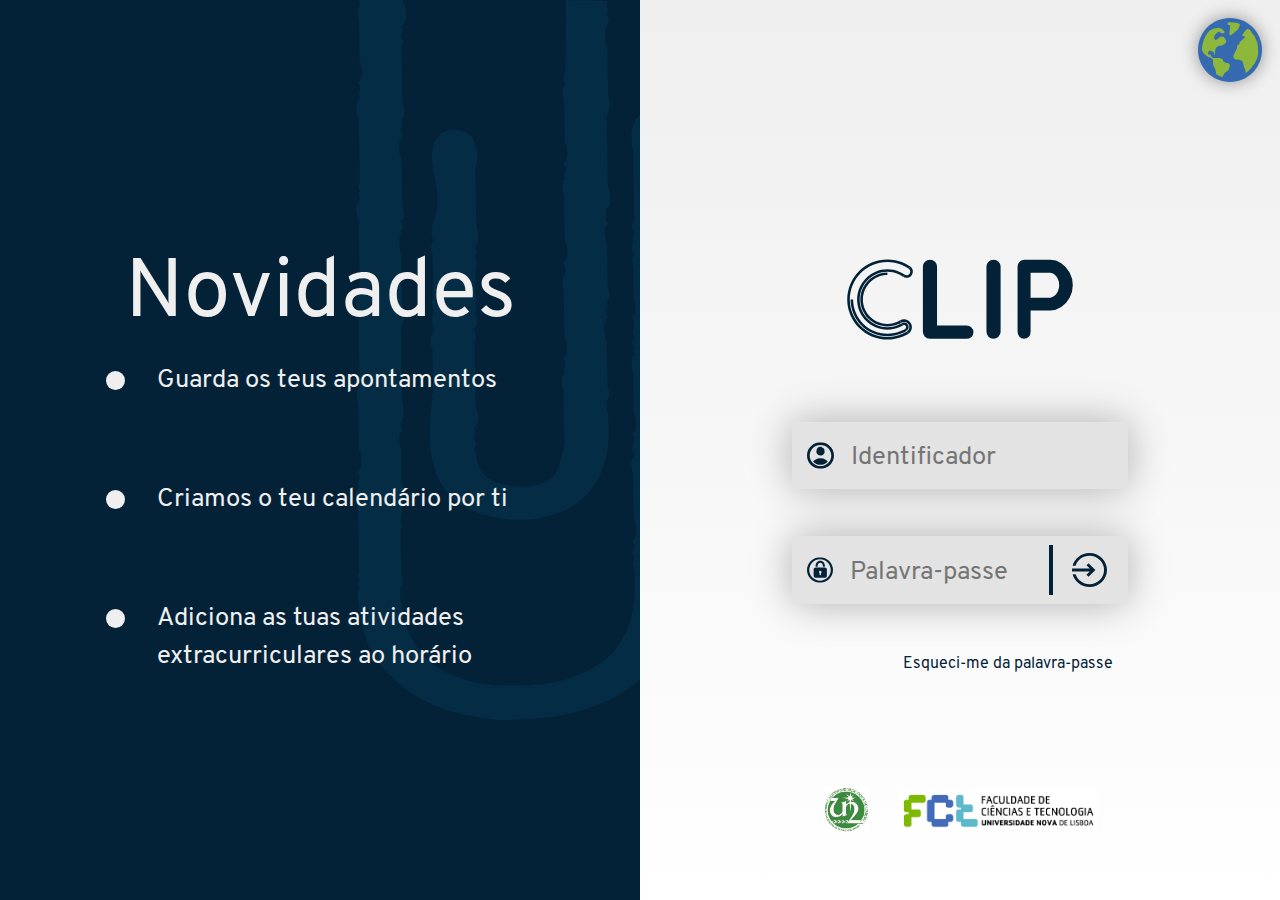
<file: index.html>
<!DOCTYPE html>
<html lang="en">
<head>
    <meta charset="UTF-8">
    <meta name="viewport" content="width=device-width, initial-scale=1">

    <title>CLIP FCT</title>

    <link rel="stylesheet" type="text/css" href="css/bootstrap.css">
    <link rel="stylesheet" type="text/css" href="css/clip.css">
    <link rel="icon" href="favicon.ico">

</head>
<body>
<div class="container-fluid h-100">
    <div class="row h-100">
        <div class="col-lg-6 col-md-6 giantclip-bg vertical-center hide-mobile">
            <div class="container-fluid w-75 h-50 secondary-text title-big text">

                <div class="container-fluid h-25 text-center">
                    Novidades
                </div>

                <div class="container-fluid distribute-vert h-70-mt-5 subtitle text-left p-0">
                    <div class="container-fluid">
                        <div class="row">
                            <div class="col-1 p-0">
                                <img class="img-fluid circle" src="img/CircleSecondary.svg">
                            </div>
                            <div class="col-11">Guarda os teus apontamentos</div>
                        </div>
                    </div>


                    <div class="container-fluid">
                        <div class="row">
                            <div class="col-1 p-0">
                                <img class="img-fluid circle" src="img/CircleSecondary.svg">
                            </div>
                            <div class="col-11">Criamos o teu calendário por ti</div>
                        </div>
                    </div>

                    <div class="container-fluid">
                        <div class="row">
                            <div class="col-1 p-0">
                                <img class="img-fluid circle" src="img/CircleSecondary.svg">
                            </div>
                            <div class="col-11">Adiciona as tuas atividades extracurriculares ao horário</div>
                        </div>
                    </div>
                </div>
            </div>
        </div>

        <div class="col-lg-6 col-md-6 h-100 secondary-bg-fade">
            <img class="img-fluid float-right cursor-pointer right fixed-top planet" src="img/Planet.svg">

            <div class="container-fluid h-50 w-60 text-center distribute-vert login-container">

                <img class="img-fluid logo-login mx-auto" src="img/LogoPrimary.svg">

                <div class="container-fluid w-100 h-15 text-box-login">
                    <div class="row h-100 ml-0">
                        <div class="col-1 p-0">
                            <img class="img-fluid form-logo vertical-center" src="img/UsernameLogo.svg">
                        </div>

                        <div class="col-11 ml--2-mobile">
                            <input id="usernameInput" type="text" class="input-text-login vertical-center" placeholder="Identificador">
                        </div>
                    </div>
                </div>

                <div class="container-fluid w-100 h-15 text-box-login mb--px-mobile">
                    <div class="row h-100 m-0">
                        <div class="col-1 p-0">
                            <img class="img-fluid form-logo vertical-center" src="img/PasswordLogo.svg">
                        </div>

                        <div class="col-9 pr-0 ml--2-mobile">
                            <input id="passwordInput" type="password" class="input-text-login vertical-center" placeholder="Palavra-passe">
                        </div>

                        <div class="dividor h-75-imp my-auto"></div>

                        <div class="col-2 p-0">
                            <a onclick="logIn()" class="form-logo vertical-center submit-login" href="#">
                                <img class="img-fluid" src="img/SubmitLogo.svg">
                            </a>
                        </div>
                    </div>
                </div>

                <div class="container-fluid text-right mr--3-mobile text forgot-password cursor-pointer">
                    Esqueci-me da palavra-passe
                </div>
            </div>

            <div class="container-fluid mx-auto w-50 h-10 text-center mt-10 logos-uni-fct">
                <div class="row vertical-center">
                    <div class="col-3">
                        <a href="https://www.unl.pt/en">
                            <img class="img-fluid d-inline-flex logo-uni mr-3" src="img/LogoUNL.jpg">
                        </a>
                    </div>
                    <div class="col-9">
                        <a href="https://www.fct.unl.pt/">
                            <img class="img-fluid d-inline-flex logo-fct" src="img/LogoFCT.jpg">
                        </a>
                    </div>
                </div>
            </div>
        </div>
    </div>
</div>

<script src="js/clip.js"></script>

</body>
</html>
</file>
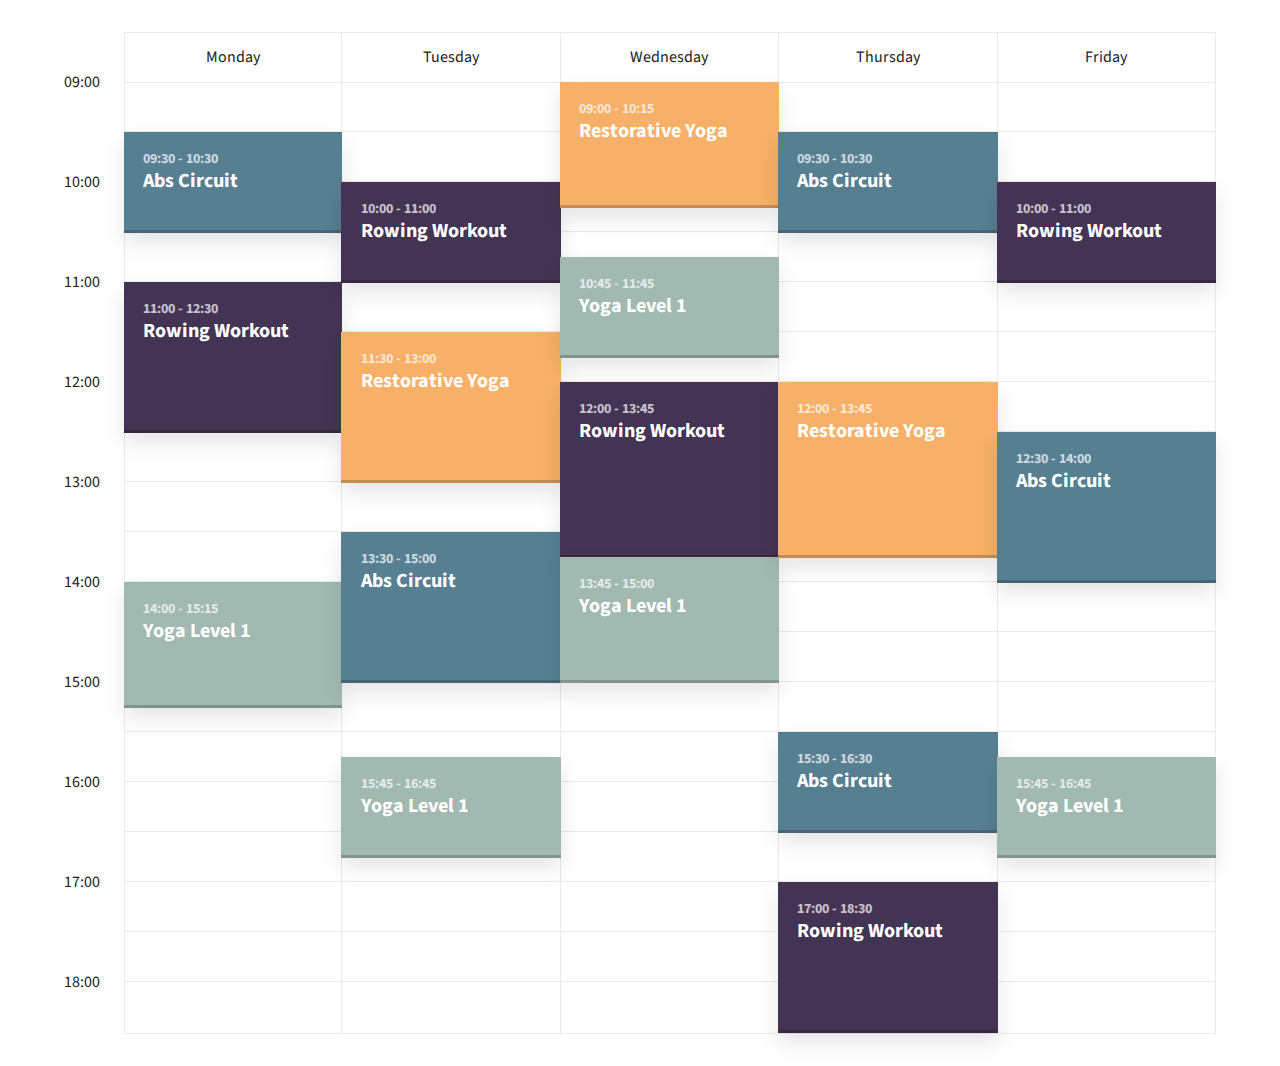
<file: frameworks/schedule/index.html>
<!doctype html>
<html lang="en" class="no-js">
<head>
	<meta charset="UTF-8">
	<meta name="viewport" content="width=device-width, initial-scale=1">

	<link href="https://fonts.googleapis.com/css?family=Source+Sans+Pro:400,600" rel="stylesheet">
	<link rel="stylesheet" href="css/reset.css"> <!-- CSS reset -->
	<link rel="stylesheet" href="css/style.css"> <!-- Resource style -->
  	
	<title>Schedule Template | CodyHouse</title>
</head>
<body>
<div class="cd-schedule loading">
	<div class="timeline">
		<ul>
			<li><span>09:00</span></li>
			<li><span>09:30</span></li>
			<li><span>10:00</span></li>
			<li><span>10:30</span></li>
			<li><span>11:00</span></li>
			<li><span>11:30</span></li>
			<li><span>12:00</span></li>
			<li><span>12:30</span></li>
			<li><span>13:00</span></li>
			<li><span>13:30</span></li>
			<li><span>14:00</span></li>
			<li><span>14:30</span></li>
			<li><span>15:00</span></li>
			<li><span>15:30</span></li>
			<li><span>16:00</span></li>
			<li><span>16:30</span></li>
			<li><span>17:00</span></li>
			<li><span>17:30</span></li>
			<li><span>18:00</span></li>
		</ul>
	</div> <!-- .timeline -->

	<div class="events">
		<ul>
			<li class="events-group">
				<div class="top-info"><span>Monday</span></div>

				<ul>
					<li class="single-event" data-start="09:30" data-end="10:30" data-content="event-abs-circuit" data-event="event-1">
						<a href="#0">
							<em class="event-name">Abs Circuit</em>
						</a>
					</li>

					<li class="single-event" data-start="11:00" data-end="12:30" data-content="event-rowing-workout" data-event="event-2">
						<a href="#0">
							<em class="event-name">Rowing Workout</em>
						</a>
					</li>

					<li class="single-event" data-start="14:00" data-end="15:15"  data-content="event-yoga-1" data-event="event-3">
						<a href="#0">
							<em class="event-name">Yoga Level 1</em>
						</a>
					</li>
				</ul>
			</li>

			<li class="events-group">
				<div class="top-info"><span>Tuesday</span></div>

				<ul>
					<li class="single-event" data-start="10:00" data-end="11:00"  data-content="event-rowing-workout" data-event="event-2">
						<a href="#0">
							<em class="event-name">Rowing Workout</em>
						</a>
					</li>

					<li class="single-event" data-start="11:30" data-end="13:00"  data-content="event-restorative-yoga" data-event="event-4">
						<a href="#0">
							<em class="event-name">Restorative Yoga</em>
						</a>
					</li>

					<li class="single-event" data-start="13:30" data-end="15:00" data-content="event-abs-circuit" data-event="event-1">
						<a href="#0">
							<em class="event-name">Abs Circuit</em>
						</a>
					</li>

					<li class="single-event" data-start="15:45" data-end="16:45"  data-content="event-yoga-1" data-event="event-3">
						<a href="#0">
							<em class="event-name">Yoga Level 1</em>
						</a>
					</li>
				</ul>
			</li>

			<li class="events-group">
				<div class="top-info"><span>Wednesday</span></div>

				<ul>
					<li class="single-event" data-start="09:00" data-end="10:15" data-content="event-restorative-yoga" data-event="event-4">
						<a href="#0">
							<em class="event-name">Restorative Yoga</em>
						</a>
					</li>

					<li class="single-event" data-start="10:45" data-end="11:45" data-content="event-yoga-1" data-event="event-3">
						<a href="#0">
							<em class="event-name">Yoga Level 1</em>
						</a>
					</li>

					<li class="single-event" data-start="12:00" data-end="13:45"  data-content="event-rowing-workout" data-event="event-2">
						<a href="#0">
							<em class="event-name">Rowing Workout</em>
						</a>
					</li>

					<li class="single-event" data-start="13:45" data-end="15:00" data-content="event-yoga-1" data-event="event-3">
						<a href="#0">
							<em class="event-name">Yoga Level 1</em>
						</a>
					</li>
				</ul>
			</li>

			<li class="events-group">
				<div class="top-info"><span>Thursday</span></div>

				<ul>
					<li class="single-event" data-start="09:30" data-end="10:30" data-content="event-abs-circuit" data-event="event-1">
						<a href="#0">
							<em class="event-name">Abs Circuit</em>
						</a>
					</li>

					<li class="single-event" data-start="12:00" data-end="13:45" data-content="event-restorative-yoga" data-event="event-4">
						<a href="#0">
							<em class="event-name">Restorative Yoga</em>
						</a>
					</li>

					<li class="single-event" data-start="15:30" data-end="16:30" data-content="event-abs-circuit" data-event="event-1">
						<a href="#0">
							<em class="event-name">Abs Circuit</em>
						</a>
					</li>

					<li class="single-event" data-start="17:00" data-end="18:30"  data-content="event-rowing-workout" data-event="event-2">
						<a href="#0">
							<em class="event-name">Rowing Workout</em>
						</a>
					</li>
				</ul>
			</li>

			<li class="events-group">
				<div class="top-info"><span>Friday</span></div>

				<ul>
					<li class="single-event" data-start="10:00" data-end="11:00"  data-content="event-rowing-workout" data-event="event-2">
						<a href="#0">
							<em class="event-name">Rowing Workout</em>
						</a>
					</li>

					<li class="single-event" data-start="12:30" data-end="14:00" data-content="event-abs-circuit" data-event="event-1">
						<a href="#0">
							<em class="event-name">Abs Circuit</em>
						</a>
					</li>

					<li class="single-event" data-start="15:45" data-end="16:45"  data-content="event-yoga-1" data-event="event-3">
						<a href="#0">
							<em class="event-name">Yoga Level 1</em>
						</a>
					</li>
				</ul>
			</li>
		</ul>
	</div>

	<div class="event-modal">
		<header class="header">
			<div class="content">
				<span class="event-date"></span>
				<h3 class="event-name"></h3>
			</div>

			<div class="header-bg"></div>
		</header>

		<div class="body">
			<div class="event-info"></div>
			<div class="body-bg"></div>
		</div>

		<a href="#0" class="close">Close</a>
	</div>

	<div class="cover-layer"></div>
</div> <!-- .cd-schedule -->
<script src="js/modernizr.js"></script>
<script src="https://ajax.googleapis.com/ajax/libs/jquery/3.0.0/jquery.min.js"></script>
<script>
	if( !window.jQuery ) document.write('<script src="js/jquery-3.0.0.min.js"><\/script>');
</script>
<script src="js/main.js"></script> <!-- Resource jQuery -->
</body>
</html>
</file>
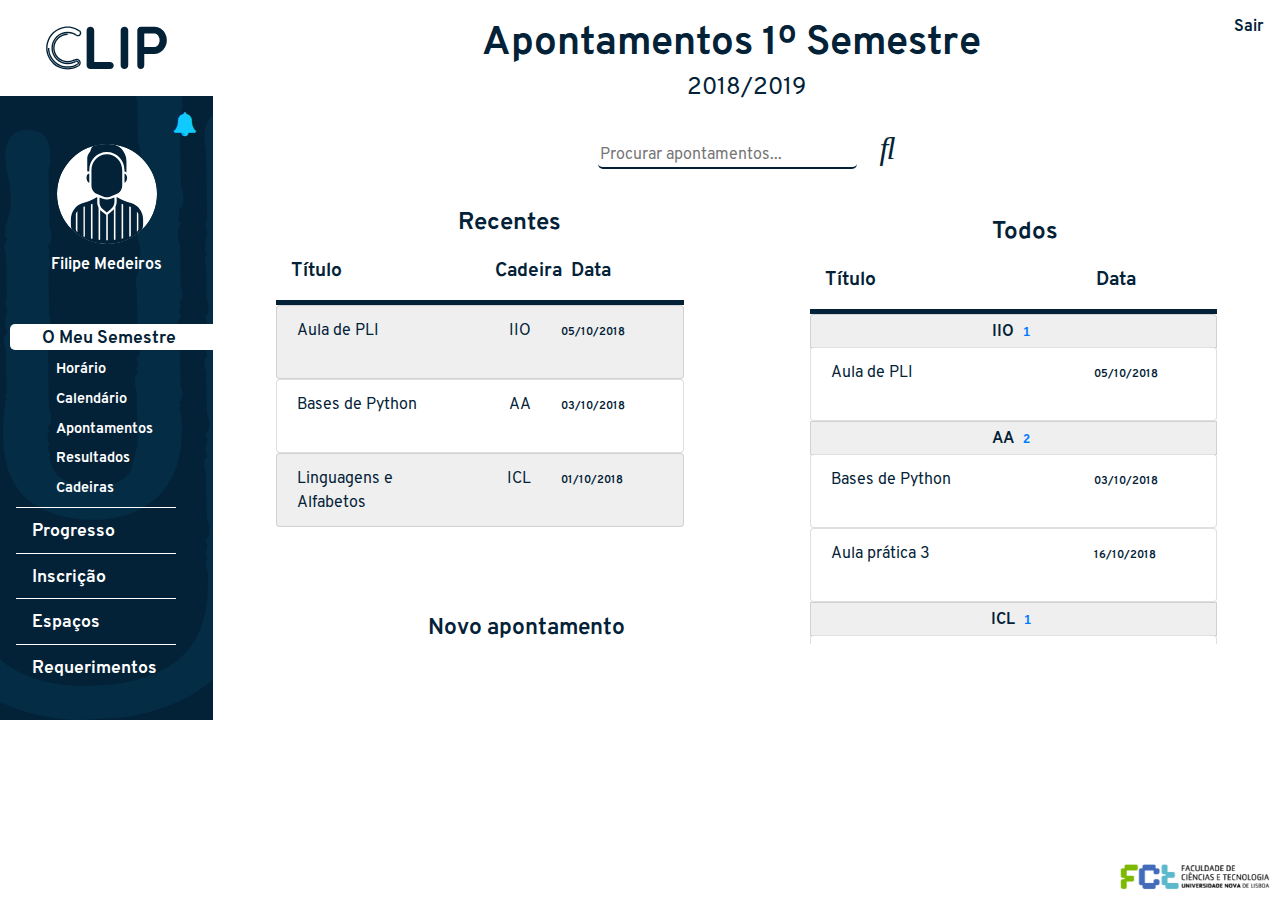
<file: pages/apontamentos.html>
<!DOCTYPE html>
<html lang="en">
<head>
    <meta charset="UTF-8">
    <title>CLIP FCT</title>
    <link rel="stylesheet" type="text/css" href="../css/bootstrap.css">
    <link rel="stylesheet" type="text/css" href="../css/clip.css">
    <link rel="icon" href="../favicon.ico">
    <link rel="stylesheet" href="https://cdnjs.cloudflare.com/ajax/libs/font-awesome/4.7.0/css/font-awesome.min.css">
    <link rel="stylesheet" href="https://use.fontawesome.com/releases/v5.5.0/css/all.css"
          integrity="sha384-B4dIYHKNBt8Bc12p+WXckhzcICo0wtJAoU8YZTY5qE0Id1GSseTk6S+L3BlXeVIU" crossorigin="anonymous">
</head>
<body>
<div class="container-fluid h-100">
    <div class="row h-100 ">
        <div class="col-lg-2 col-md-2 padding-none giantclip-bg-nav">
            <div class="top-style text-center">
                <img src="../img/LogoPrimary.svg" height="80" width="auto">
            </div>

            <i class="fa fa-bell fa-icon float-right d-inline-block" style="font-size:24px;"></i>


            <div class="user-picture text-center">
                <a href="perfil.html">
                    <div><img class="img-circle mb-2" src="../img/Person.svg"></div>
                    <div><span id="perfil_font" class="font-options-profile">Filipe Medeiros</span></div>
                </a>
            </div>

            <ul class="nav navbar-nav">

                <div id="semestre" onclick="selectSection('semestre','semestre_font')" class="option-selected">
                    <a id="semestre_font" class="font-options font-options-selected" href="semestre.html">O Meu Semestre</a>
                </div>

                <a class="font-options-small" href="semestre.html">Horário</a>
                <a class="font-options-small" href="">Calendário</a>
                <a class="font-options-small" href="apontamentos.html">Apontamentos</a>
                <a class="font-options-small" href="">Resultados</a>
                <a class="font-options-small" href="">Cadeiras</a>

                <hr>

                <div id="progresso" onclick="selectSection('progresso','progresso_font')">
                    <a id="progresso_font" class="font-options" href="">Progresso</a>
                </div>

                <hr>

                <div id="inscricao" onclick="selectSection('inscricao','inscricao_font')">
                    <a id="inscricao_font" class="font-options" href="">Inscrição</a>
                </div>

                <hr>

                <div id="espacos" onclick="selectSection('espacos','espacos_font')">
                    <a id="espacos_font" class="font-options" href="espacos.html">Espaços</a>
                </div>

                <hr>

                <div id="requerimentos" onclick="selectSection('requerimentos','requerimentos_font')">
                    <a id="requerimentos_font" class="font-options" href="requerimentos.html">Requerimentos</a>
                </div>

            </ul>
        </div>
        <div class="col-lg-10 col-md-10" style="background:#ffffff">

            <!--- rodape --->

            <div class="container-fluid footer-down">
                <a href="https://www.fct.unl.pt/" class="float-right">
                    <img class="d-inline-flex" src="../img/LogoFCT.jpg" style="height: 2rem">
                </a>
            </div>


            <div class="row">
                <div class="col-lg-12 col-md-12">
                    <h1 class="title-big-h1 d-inline-block ml-25 w-50">Apontamentos 1º Semestre</h1>


                    <!--- rodacabeça --->

                    <div class="d-inline-block w-25 mb-3">
                        <div class="float-right">
                        <span class="sub-title cursor-pointer d-inline-block float-right"
                              onclick="logOut()">Sair </span>
                            <i class="fas fa-sign-out-alt fa-iconcursor-pointer d-inline-block"
                               style="font-size:20px; color:#032237" onclick="logOut()"></i>
                        </div>
                    </div>
                </div>
            </div>
            <div class="row">
                <div class="col-lg-12 col-md-12 text-center">
                    <h1 class="title-big-h2-normal">2018/2019</h1>
                </div>
            </div>

            <div class="row">
                <div class="col-lg-12 col-md-12 text-center">
                    <input class="w-25 input-notes" type="text"
                           style="margin-top: 2rem; margin-bottom: 1rem " id="search" onkeyup="myFunction()"
                           placeholder="Procurar apontamentos...">
                    <i class="fas fa-search"
                       style="font-size:2rem; color:#032237; margin-left: 2vh;  margin-top: 2rem; margin-bottom: 2rem "></i>
                </div>
            </div>

            <div class="row margin-top-2 h-60">
                <!-----RECENTES---------------------------------------------------------------------------------------->

                <div class="col-lg-6 col-md-6 h-100">
                    <div class="row">
                        <div class="m-auto ">
                            <div class="col-lg-3 col-md-3 d-inline-block">
                                <i class="fas fa-clock" style="font-size:2rem; color:#032237; margin-top:0.5rem"></i>
                            </div>
                            <div class="col-lg-3 col-md-3 d-inline-block">
                                <p class="title-big-h2">Recentes</p>
                            </div>
                        </div>
                    </div>
                    <div class="row ml-5 mr-5  border-bott">
                        <div class="col-lg-6 col-md-6 d-inline-block text-left">
                            <p class="sub-title-notes">Título</p>
                        </div>
                        <div class="col-lg-2 col-md-2 d-inline-block text-center">
                            <p class="sub-title-notes">Cadeira</p>
                        </div>
                        <div class="col-lg-2 col-md-2 d-inline-block ml-2 text-right">
                            <p class="sub-title-notes">Data</p>
                        </div>
                    </div>
                    <div class="list-group ml-5 mr-5">
                        <ul class="list" id="list_recentes">
                            <li>
                                <a href="#" class="list-group-item secondary-bg">
                                    <div class="row">
                                        <div class="col-lg-6 col-md-6 d-inline-block text-left">
                                            <span class="sub-title-normal">Aula de PLI</span>
                                        </div>
                                        <div class="col-lg-2 col-md-2 d-inline-block text-right">
                                            <span class="sub-title-normal">IIO</span>
                                        </div>
                                        <div class="col-lg-2 col-md-2 d-inline-block text-right">
                                            <span class="small-title">05/10/2018</span>
                                        </div>
                                        <div class="col-lg-2 col-md-2 d-inline-block text-right">
                                            <i class="fas fa-angle-right" style="font-size:2rem; color:#032237;"></i>
                                        </div>
                                    </div>
                                </a>
                            </li>
                            <li>
                                <a href="#" class="list-group-item">
                                    <div class="row">
                                        <div class="col-lg-6 col-md-6 d-inline-block text-left">
                                            <span class="sub-title-normal">Bases de Python</span>
                                        </div>
                                        <div class="col-lg-2 col-md-2 d-inline-block text-right">
                                            <span class="sub-title-normal">AA</span>
                                        </div>
                                        <div class="col-lg-2 col-md-2 d-inline-block text-right">
                                            <span class="small-title">03/10/2018</span>
                                        </div>
                                        <div class="col-lg-2 col-md-2 d-inline-block text-right">
                                            <i class="fas fa-angle-right" style="font-size:2rem; color:#032237;"></i>
                                        </div>
                                    </div>
                                </a>
                            </li>
                            <li>
                                <a href="#" class="list-group-item secondary-bg">
                                    <div class="row">
                                        <div class="col-lg-6 col-md-6 d-inline-block text-left">
                                            <span class="sub-title-normal">Linguagens e Alfabetos</span>
                                        </div>
                                        <div class="col-lg-2 col-md-2 d-inline-block text-right">
                                            <span class="sub-title-normal">ICL</span>
                                        </div>
                                        <div class="col-lg-2 col-md-2 d-inline-block text-right">
                                            <span class="small-title">01/10/2018</span>
                                        </div>
                                        <div class="col-lg-2 col-md-2 d-inline-block text-right">
                                            <i class="fas fa-angle-right" style="font-size:2rem; color:#032237;"></i>
                                        </div>
                                    </div>
                                </a>
                            </li>
                        </ul>
                    </div>

                    <div class="row ml-10 mt-15">
                        <p class="text-btn title-big-h3-2 cursor-pointer" onclick="on('add-note')">Novo apontamento</p>
                        <i class="fas fa-file-upload cursor-pointer" onclick="on('add-note')"
                           style="font-size:2rem; color:#032237; margin-top:0.5rem; margin-left: 1rem"
                           onclick="add_email()"></i>
                    </div>
                </div>


                <!---------end RECENTES-------------------------------------------------------------------------------->


                <!--------Todos---------------------------------------------------------------------------------------->


                <div class="col-lg-6 col-md-6 h-100">
                    <div class="row">
                        <div class="m-auto ">
                            <div class="col-lg-3 col-md-3 d-inline-block">
                                <i class="fas fa-file-alt"
                                   style="font-size:2rem; color:#032237; margin-top:0.5rem; margin-right: 2rem"></i>
                            </div>
                            <div class="col-lg-3 col-md-3 d-inline-block">
                                <p class="title-big-h2">Todos</p>
                            </div>
                        </div>
                    </div>
                    <div class="row ml-5 mr-5 border-bott">
                        <div class="col-lg-8 col-md-8 d-inline-block text-left">
                            <p class="sub-title-notes">Título</p>
                        </div>
                        <div class="col-lg-2 col-md-2 d-inline-block text-right">
                            <p class="sub-title-notes">Data</p>
                        </div>
                    </div>
                    <div class="list-group ml-5 mr-5 scroll h-70">
                        <a href="#" class="list-group-item secondary-bg py-1">
                            <div class="row">
                                <div class="col-lg-12 col-md-12 text-center">
                                    <span class="sub-title">IIO</span>
                                    <span class="badge" id="badge_IIO">1</span>
                                </div>
                            </div>
                        </a>
                        <ul class="list" id="list_IIO">
                            <li>
                                <a href="#" class="list-group-item">
                                    <div class="row">
                                        <div class="col-lg-8 col-md-8 d-inline-block text-left">
                                            <span class="sub-title-normal">Aula de PLI</span>
                                        </div>
                                        <div class="col-lg-2 col-md-2 d-inline-block text-right">
                                            <span class="small-title">05/10/2018</span>
                                        </div>
                                        <div class="col-lg-2 col-md-2 d-inline-block text-right">
                                            <i class="fas fa-angle-right" style="font-size:2rem; color:#032237;"></i>
                                        </div>
                                    </div>
                                </a>
                            </li>
                        </ul>
                        <a href="#" class="list-group-item secondary-bg py-1">
                            <div class="row">
                                <div class="col-lg-12 col-md-12 text-center">
                                    <span class="sub-title">AA</span>
                                    <span class="badge" id="badge_AA">2</span>
                                </div>
                            </div>
                        </a>
                        <ul class="list" id="list_AA">
                            <li>
                                <a href="#" class="list-group-item">
                                    <div class="row">
                                        <div class="col-lg-8 col-md-8 d-inline-block text-left">
                                            <span class="sub-title-normal">Bases de Python</span>
                                        </div>
                                        <div class="col-lg-2 col-md-2 d-inline-block text-right">
                                            <span class="small-title">03/10/2018</span>
                                        </div>
                                        <div class="col-lg-2 col-md-2 d-inline-block text-right">
                                            <i class="fas fa-angle-right" style="font-size:2rem; color:#032237;"></i>
                                        </div>
                                    </div>
                                </a>
                            </li>
                            <li>
                                <a href="#" class="list-group-item">
                                    <div class="row">
                                        <div class="col-lg-8 col-md-8 d-inline-block text-left">
                                            <span class="sub-title-normal">Aula prática 3</span>
                                        </div>
                                        <div class="col-lg-2 col-md-2 d-inline-block text-right">
                                            <span class="small-title">16/10/2018</span>
                                        </div>
                                        <div class="col-lg-2 col-md-2 d-inline-block text-right">
                                            <i class="fas fa-angle-right" style="font-size:2rem; color:#032237;"></i>
                                        </div>
                                    </div>
                                </a>
                            </li>
                        </ul>
                        <a href="#" class="list-group-item secondary-bg py-1">
                            <div class="row">
                                <div class="col-lg-12 col-md-12 text-center">
                                    <span class="sub-title">ICL</span>
                                    <span class="badge" id="badge_ICL">1</span>
                                </div>
                            </div>
                        </a>
                        <ul class="list" id="list_ICL">
                            <li>
                                <a href="#" class="list-group-item">
                                    <div class="row">
                                        <div class="col-lg-8 col-md-8 d-inline-block text-left">
                                            <span class="sub-title-normal">Linguagens e Alfabetos</span>
                                        </div>
                                        <div class="col-lg-2 col-md-2 d-inline-block text-right">
                                            <span class="small-title">01/10/2018</span>
                                        </div>
                                        <div class="col-lg-2 col-md-2 d-inline-block text-right">
                                            <i class="fas fa-angle-right" style="font-size:2rem; color:#032237;"></i>
                                        </div>
                                    </div>
                                </a>
                            </li>
                        </ul>
                        <a href="#" class="list-group-item secondary-bg py-1">
                            <div class="row">
                                <div class="col-lg-12 col-md-12 text-center">
                                    <span class="sub-title">IPM</span>
                                    <span class="badge" id="badge_IPM">1</span>
                                </div>
                            </div>
                        </a>
                        <ul class="list" id="list_IPM">
                            <li>
                                <a href="#" class="list-group-item">
                                    <div class="row">
                                        <div class="col-lg-8 col-md-8 d-inline-block text-left">
                                            <span class="sub-title-normal">1º Teste</span>
                                        </div>
                                        <div class="col-lg-2 col-md-2 d-inline-block text-right">
                                            <span class="small-title">10/10/2018</span>
                                        </div>
                                        <div class="col-lg-2 col-md-2 d-inline-block text-right">
                                            <i class="fas fa-angle-right" style="font-size:2rem; color:#032237;"></i>
                                        </div>
                                    </div>
                                </a>
                            </li>
                        </ul>
                    </div>
                </div>
                <!---------end Todos-------------------------------------------------------------------------------->
            </div>
            <!---------pop up novo apontament-------------------------------------------------------------------------->
            <div id="overlay-add-note" class="display-none">
                <div id="overlay-add-note-back" class="overlay-back" onclick="off('add-note')"></div>
                <div class="add_activity2 giantclip-bg text-center text_submit col-lg-5 col-md-5">
                    <div class="row">
                        <div class="col-lg-2 col-md-2 margin-top--3 ml-auto">
                            <img class="cursor-pointer" src="../img/close.svg" height="40" onclick="off('add-note')">
                        </div>
                    </div>
                    <div class=" row">
                        <div class="col-lg-12 col-md-12 text-center">
                            <h5 class="sub-title-white-notes">Novo apontamento</h5>
                        </div>
                    </div>
                    <div class="row ml-5 mt-3 mb-3">
                        <label class="col-lg-2 col-md-2 sub-title-white">Título:</label>
                        <input type="text" class="input-title col-lg-5 col-md-5 sub-title-normal-white ml-5"
                               id="titulo">
                    </div>
                    <div class="row ml-5">
                        <label class="sub-title-white mt-5 ml-4">Cadeira:</label>
                        <div class="dropdown ml-5">
                            <button class="btn button-medium-light dropdown-toggle" type="button"
                                    id="dropdownCadeiras"
                                    data-toggle="dropdown" aria-haspopup="true" aria-expanded="false"
                                    style=" font-family: OverpassBold;color: #032237"> Selecionar Cadeira
                            </button>
                            <div class="dropdown-menu" aria-labelledby="dropdownMenuButton" id="drop">
                                <a class="dropdown-item" href="#" onclick="changeDropdownName(1)">AA</a>
                                <a class="dropdown-item" href="#" onclick="changeDropdownName(2)">IPM</a>
                                <a class="dropdown-item" href="#" onclick="changeDropdownName(3)">IIO</a>
                                <a class="dropdown-item" href="#" onclick="changeDropdownName(4)">ICL</a>
                                <a class="dropdown-item" href="#" onclick="changeDropdownName(5)">Outra</a>
                            </div>
                        </div>
                    </div>
                    <div class="row ml-5 mt-3">
                        <form>
                            <input type="file" class="button-medium sub-title-white ml-5 cursor-pointer"
                                   style=" font-family: OverpassBold;color: #ffffff; background: transparent"
                                   id="exampleFormControlFile1" onchange="saveFiles(this)">
                        </form>
                    </div>
                    <div class="row">
                        <div class="col-lg-2 col-md-2 ml-auto">
                            <button class="btn btn-submit" onclick="newApontamento();">
                                <img src="../img/SubmitLogo.svg" width="50" height="50">
                            </button>
                        </div>
                    </div>

                </div>
            </div>
        </div>
    </div>
    <script src="../js/clip.js"></script>
    <script src="https://ajax.googleapis.com/ajax/libs/jquery/3.3.1/jquery.min.js"></script>
    <script src="https://cdnjs.cloudflare.com/ajax/libs/popper.js/1.14.3/umd/popper.min.js"></script>
    <script src="https://maxcdn.bootstrapcdn.com/bootstrap/4.1.3/js/bootstrap.min.js"></script>
</div>
</body>
</html>
</file>
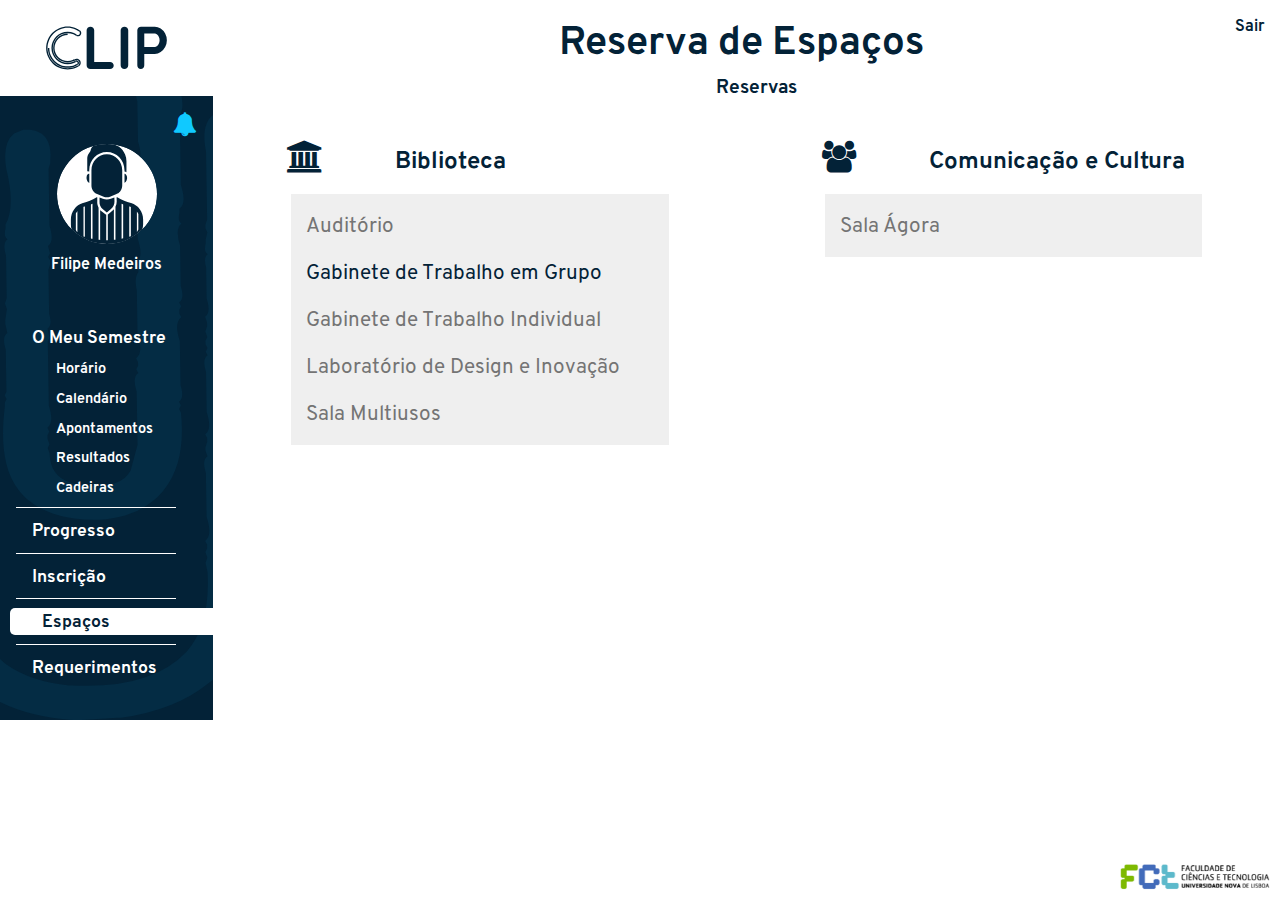
<file: pages/espacos.html>
<!DOCTYPE html>
<html lang="en">
<head>
    <meta charset="UTF-8">
    <title>CLIP FCT</title>
    <link rel="stylesheet" type="text/css" href="../css/bootstrap.css">
    <link rel="stylesheet" type="text/css" href="../css/clip.css">
    <link rel="icon" href="../favicon.ico">
    <link rel="stylesheet" href="https://cdnjs.cloudflare.com/ajax/libs/font-awesome/4.7.0/css/font-awesome.min.css">
    <link rel="stylesheet" href="https://use.fontawesome.com/releases/v5.5.0/css/all.css"
          integrity="sha384-B4dIYHKNBt8Bc12p+WXckhzcICo0wtJAoU8YZTY5qE0Id1GSseTk6S+L3BlXeVIU" crossorigin="anonymous">
</head>
<body>
<div class="container-fluid h-100">
    <div class="row h-100 ">

        <div class="col-lg-2 col-md-2 padding-none giantclip-bg-nav">

            <div class="top-style text-center">
                <img src="../img/LogoPrimary.svg" height="80" width="auto">
            </div>

            <i class="fa fa-bell fa-icon float-right d-inline-block" style="font-size:24px;"></i>

            <div class="user-picture text-center">
                <a href="perfil.html">
                    <div><img class="img-circle mb-2" src="../img/Person.svg"></div>
                    <div><span id="perfil_font" class="font-options-profile">Filipe Medeiros</span></div>
                </a>
            </div>

            <ul class="nav navbar-nav">
                <div id="semestre" onclick="selectSection('semestre','semestre_font')">
                    <a id="semestre_font" class="font-options" href="semestre.html">O Meu Semestre</a>
                </div>
                <a class="font-options-small" href="semestre.html">Horário</a>
                <a class="font-options-small" href="">Calendário</a>
                <a class="font-options-small" href="apontamentos.html">Apontamentos</a>
                <a class="font-options-small" href="">Resultados</a>
                <a class="font-options-small" href="">Cadeiras</a>
                <hr>
                <div id="progresso" onclick="selectSection('progresso','progresso_font')">
                    <a id="progresso_font" class="font-options" href="">Progresso</a>
                </div>
                <hr>

                <div id="inscricao" onclick="selectSection('inscricao','inscricao_font')">
                    <a id="inscricao_font" class="font-options" href="">Inscrição</a>
                </div>
                <hr>

                <div id="espacos" onclick="selectSection('espacos','espacos_font')" class="option-selected">
                    <a id="espacos_font" class="font-options font-options-selected" href="espacos.html">Espaços</a>
                </div>
                <hr>

                <div id="requerimentos" onclick="selectSection('requerimentos','requerimentos_font')">
                    <a id="requerimentos_font" class="font-options" href="requerimentos.html">Requerimentos</a>
                </div>
            </ul>

        </div>

        <div class="col-lg-10 col-md-10" style="background:#ffffff">
            <div class="row">
                <div class="col-lg-12 col-md-12 text-center">
                    <h1 class="title-big-h1 d-inline-block ml-25 w-50">Reserva de Espaços</h1>

                    <!--- rodacabeça --->

                    <div class="d-inline-block w-25 mb-3">
                        <div class="float-right">
                        <span class="sub-title cursor-pointer d-inline-block float-right"
                              onclick="logOut()">Sair </span>
                            <i class="fas fa-sign-out-alt fa-iconcursor-pointer d-inline-block"
                               style="font-size:20px; color:#032237" onclick="logOut()"></i>
                        </div>
                    </div>

                    <div>
                        <div class="d-inline-block cursor-pointer hover-shadow" onclick="showReservations()">
                            <i class="fas fa-list-ul"
                               style="font-size:1rem; color:#032237; margin-top:0.5rem"></i>
                        </div>
                        <div class="d-inline-block cursor-pointer hover-shadow ml-1" onclick="showReservations()">
                            <p class="sub-title-notes hover-shadow"> Reservas</p>
                        </div>
                    </div>
                </div>
            </div>
            <div class="row mt-3">
                <div class="col-lg-6 col-md-6">
                    <div class="row">
                        <div class="m-auto ">
                            <div class="col-lg-3 col-md-3 d-inline-block">
                                <i class="fa fa-institution"
                                   style="font-size:2rem; color:#032237; margin-top:0.5rem"></i>
                            </div>
                            <div class="col-lg-3 col-md-3 d-inline-block">
                                <p class="title-big-h2" style="width: 35vh">Biblioteca</p>
                            </div>
                        </div>
                    </div>
                </div>
                <div class="col-lg-6 col-md-6">
                    <div class="row">
                        <div class="m-auto ">
                            <div class="col-lg-3 col-md-3 d-inline-block">
                                <i class="fa fa-users"
                                   style="font-size:2rem; color:#032237; margin-top:0.5rem;"></i>
                            </div>
                            <div class="col-lg-3 col-md-3 d-inline-block">
                                <p class="title-big-h2 " style="width: 35vh">Comunicação e Cultura</p>
                            </div>
                        </div>
                    </div>
                </div>
            </div>
            <div class="row">
                <div class="col-lg-6 col-md-6">
                    <div class="container-fluid h-100 w-75" id="biblioteca" style="background:#EFEFEF">
                        <div class="nav navbar-nav margin-none">
                            <div class="dropdown-style-not-available" id="auditory" onclick="auditory()">Auditório
                            </div>
                            <div class="finger-pointer dropdown-style" id="gab_group" onclick="gab_group()">Gabinete
                                de Trabalho em Grupo
                            </div>
                            <div class="dropdown-style-not-available" id="gab_ind" onclick="gab_ind()">Gabinete de
                                Trabalho Individual
                            </div>
                            <div class="dropdown-style-not-available" id="lab_des_ino" onclick="lab_des_ino()">
                                Laboratório de Design e Inovação
                            </div>
                            <div class="dropdown-style-not-available" id="class_mult" onclick="class_mult()">Sala
                                Multiusos
                            </div>
                        </div>
                    </div>
                </div>
                <div id="comunication" class="col-lg-6 col-md-6">
                    <div class="container-fluid h-25 w-75" style="background:#EFEFEF">
                        <div class="nav navbar-nav margin-none">
                            <div class="dropdown-style-not-available" id="class_agora" onclick="class_agora()">Sala
                                Ágora
                            </div>
                        </div>
                    </div>
                </div>
            </div>


            <!--Form-->

            <div class="row col-lg-12 col-md-12">
                <div class="col-lg-7 col-md-7" id="gab_group_form" style="display:none">
                    <div id="caixa" class="container-fluid"
                         style="background:#032237; border-radius:1%; height:35vh; margin-top: 2rem; width: 70vh">
                        <div class="row">
                            <div class="col-lg-12 col-md-12 text-center">
                                <h5 class="type-letter-color">Data</h5>
                            </div>
                        </div>
                        <div class="row">
                            <div class="col-lg-2 col-md-2 text-center"></div>
                            <div class="col-lg-8 col-md-8 text-center">
                                <input class="form-control w-70 m-auto text-center" type="date" id="date_input"
                                       onchange="onDateChange()">
                            </div>
                            <div class="col-lg-2 col-md-2 text-center"></div>
                        </div>
                        <div class="row">
                            <div class="col-lg-12 col-md-12 text-center">
                                <h5 class="type-letter-color">Hora de Início</h5>
                            </div>
                        </div>
                        <div class="row">
                            <div class="col-lg-2 col-md-2 text-right"></div>
                            <div class="col-lg-2 col-md-2 text-right">
                                <button type="button" class="btn button-medium-border" id="btn_1"
                                        onclick="confirmDateHourToSelect(1)"><p class="text-button-medium"
                                                                                id="option_1">9:00</p></button>
                            </div>
                            <div class="col-lg-2 col-md-2 text-right">
                                <button type="button" class="btn button-medium-border" id="btn_2"
                                        onclick="confirmDateHourToSelect(2)"><p class="text-button-medium"
                                                                                id="option_2">12:00</p></button>
                            </div>
                            <div class="col-lg-2 col-md-2 text-right">
                                <button type="button" class="btn button-medium-border" id="btn_3"
                                        onclick="confirmDateHourToSelect(3)"><p class="text-button-medium"
                                                                                id="option_3">14:00</p></button>
                            </div>
                            <div class="col-lg-2 col-md-2 text-right">
                                <button type="button" class="btn button-medium-border" id="btn_4"
                                        onclick="confirmDateHourToSelect(4)"><p class="text-button-medium"
                                                                                id="option_4">17:00</p></button>
                            </div>
                            <div class="col-lg-2 col-md-2 text-right"></div>
                        </div>
                        <div class="row" id="invalidDate">
                            <div class="col-lg-12 col-md-12 text-center margin-top-1">
                                <img class="display-none mr-2" src="../img/error.svg" style="height: 3vh; width: 3vh"
                                     id="img_invalidDate">
                                <h6 class="type_letter" id="name_invalidDate"></h6>
                            </div>
                        </div>

                        <div class="row justify-content-end mt--2">
                            <div class="w-50">
                                <h1 class="type_letter text-center" id="name_gab_selected"></h1>
                            </div>
                            <div class="w-25 pr-3">
                                <i id="btn_submit" class="fas fa-arrow-circle-right cursor-pointer float-right"
                                   style="font-size:5vh; color:#ffffff; display: none;"
                                   onclick="confirm_reservation()"></i>
                            </div>
                        </div>


                        <!-------------->
                        <!-------------->
                        <!-- Modal -->
                        <!-------------->
                        <!-------------->


                        <div id="overlay-confirm-res" class="display-none">
                            <div id="overlay-confirm-res-back" class="overlay-back" onclick="off('confirm-res')"></div>
                            <div class="text_submit add_activity1 pb-2
                            giantclip-bg text-center d-flex flex-column justify-content-between">

                                <!-- Titulo modal -->
                                <div class="mb-2">
                                    <div class="w-12-5 float-right lh-0">
                                        <img class="cursor-pointer float-right mr-4" style="height: 40px;"
                                             src="../img/close.svg"
                                             onclick="off('confirm-res')">
                                    </div>

                                    <div class="w-75 float-right d-inline-flex mt-4
                                    lh-auto flex-column justify-content-center">
                                        <h4 class="type-letter">Reserva Gabinete de <br>Trabalho Grupo</h4>
                                    </div>
                                </div>

                                <i class="fa fa-warning" id="fa_show" style="font-size:1.6rem"></i>
                                <h6 id="attention_show" class="type_letter display-none">Esta sala está reservada, se
                                    fizer a reserva ficará
                                    em fila de espera.<br>No caso de haver desistência será avisado(a).</h6>

                                <hr class="display-none w-75 m-auto" id="hr_show">


                                <h6 class="type_letter">Dia:</h6>

                                <h6 class="type_letter_no_bold" id="date_output"></h6>

                                <h6 class="type_letter">Hora:</h6>

                                <h6 class="type_letter_no_bold" id="hour_output"></h6>

                                <h6 class="type_letter" id="gab_output"></h6>

                                <div>
                                    <i class="fas fa-arrow-circle-right cursor-pointer mr-4 float-right"
                                       style="font-size:5vh; color:#ffffff;"
                                       onclick="submitReservation()"></i>
                                </div>
                            </div>
                        </div>
                    </div>
                </div>


                <div class="col-lg-5 col-md-5" id="gab_group_availability" style="display:none">
                    <div class="container-fluid h-80">
                        <div class="row" style="margin-bottom: -1vh">
                            <div class="col-lg-12 col-md-12 text-center">
                                <h1 class="title_medium">Disponibilidades</h1>
                                <p id="select-gab" style="margin-top: -1vh">Seleciona um gabinete</p>
                            </div>
                        </div>
                        <div class="row text-center mb-1">
                            <div class="col-lg-12 col-md-12">
                                <div class="container-fluid title-big-h2" align="center">
                                    <table id="table_availability"></table>
                                </div>
                            </div>
                        </div>
                    </div>
                </div>
            </div>

            <!-- Res list modal -->
            <div id="reservation-list"></div>

            <!--Information-->

            <div class="container-fluid display-none margin-top-1" id="info_availability">
                <div class="row">
                    <div class="col-lg-12 col-md-12">
                        <i class="fa fa-info-circle" style="color:#032237; font-size:1.1rem"></i>
                    </div>
                </div>
                <div class="row">
                    <div class="col-lg-12 col-md-12">
                        <span class="info_style">* Todas as reservas estão sujeitas a confirmação.</span>
                    </div>
                </div>
                <div class="row">
                    <div class="col-lg-12 col-md-12">
                        <span class="info_style">* Toda a logistica necessária deve ser solicitada previamente.</span>
                    </div>
                </div>
                <div class="row">
                    <div class="col-lg-12 col-md-12">
                        <span class="info_style">* No fim do periodo de utilização, o responsável pela reserva
                            do espaço deve fechá-lo à chave e devolvê-lo no Piso 0 da Biblioteca.</span>
                    </div>
                </div>
                <div class="row">
                    <div class="col-lg-12 col-md-12">
                        <span class="info_style">* Os organizadores dos eventos devem assegurar que os participantes
                            não façam barulho à entrada e saída do auditório para não pertubar o normal funcionamento da
                            Biblioteca. </span>
                    </div>
                </div>
            </div>

            <!--- rodape --->

            <div class="container-fluid footer-down">
                <a href="https://www.fct.unl.pt/" class="float-right">
                    <img class="d-inline-flex" src="../img/LogoFCT.jpg" style="height: 2rem">
                </a>
            </div>
        </div>
    </div>
</div>

<script src="../js/ReservationList.js"></script>
<script src="../js/clip.js"></script>

</body>
</html>
</file>
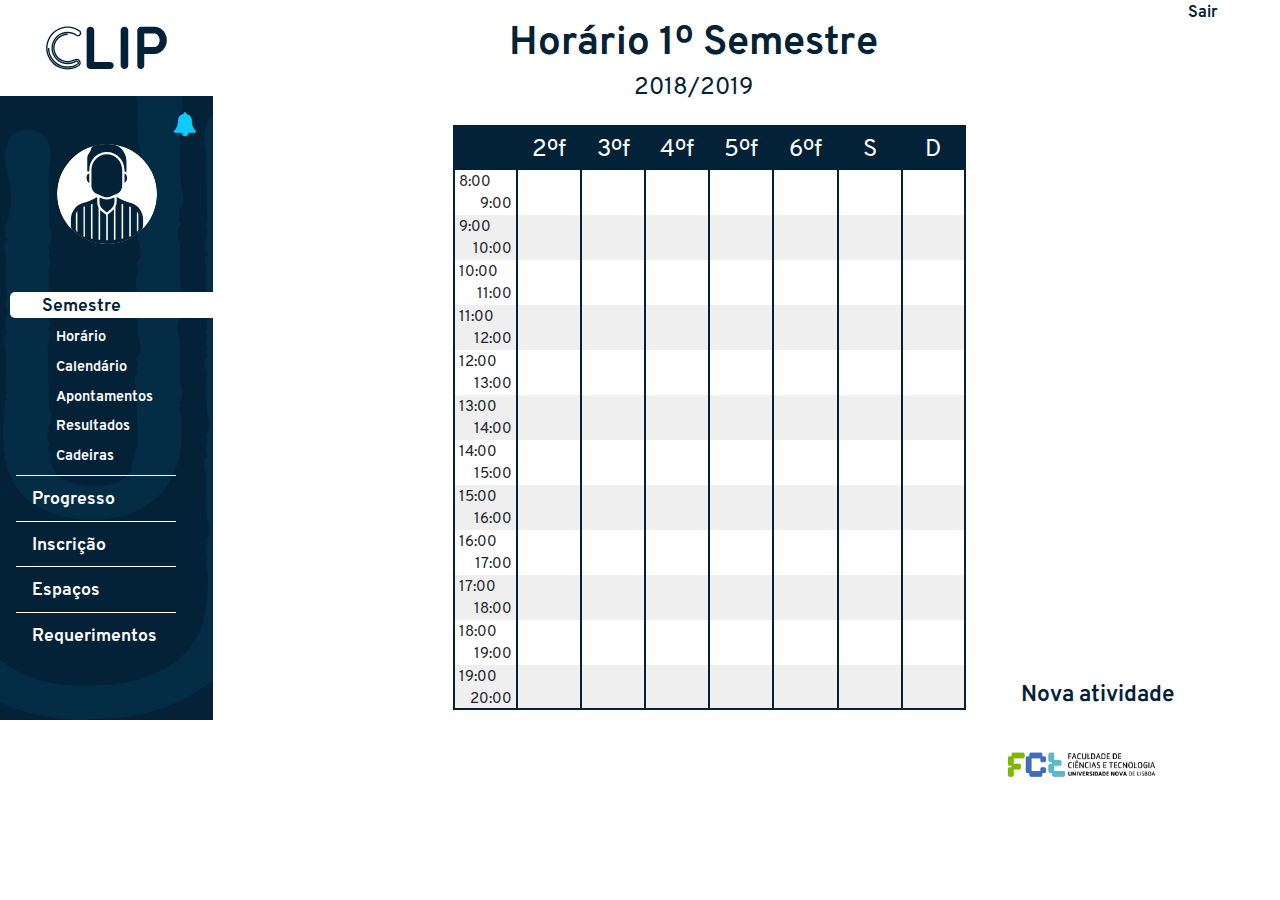
<file: pages/homepage.html>
<!DOCTYPE html>
<html lang="en">
<head>
    <meta charset="UTF-8">
    <title>CLIP FCT</title>
    <link rel="stylesheet" type="text/css" href="../css/bootstrap.css">
    <link rel="stylesheet" type="text/css" href="../css/clip.css">
    <link rel="icon" href="../favicon.ico">
    <link rel="stylesheet" href="https://cdnjs.cloudflare.com/ajax/libs/font-awesome/4.7.0/css/font-awesome.min.css">
    <link rel="stylesheet" href="https://use.fontawesome.com/releases/v5.5.0/css/all.css"
          integrity="sha384-B4dIYHKNBt8Bc12p+WXckhzcICo0wtJAoU8YZTY5qE0Id1GSseTk6S+L3BlXeVIU" crossorigin="anonymous">
</head>
<body>
<div class="container-fluid h-100">
    <div class="row h-100 ">
        <div class="col-lg-2 col-md-2 padding-none giantclip-bg-nav">
            <div class="top-style text-center">
                <img src="../img/LogoPrimary.svg" height="80" width="auto">
            </div>

            <i class="fa fa-bell fa-icon float-right d-inline-block" style="font-size:24px;"></i>


            <div class="user-picture text-center">
                <a href="profile.html">
                    <img class="img-circle" src="../img/Person.svg">
                </a>
            </div>

            <ul class="nav navbar-nav">
                <div id="semestre" onclick="selectSection('semestre','semestre_font')" class="option-selected">
                    <a id="semestre_font" class="font-options font-options-selected" href="homepage.html">Semestre</a>
                </div>
                <a class="font-options-small" href="homepage.html">Horário</a>
                <a class="font-options-small" href="">Calendário</a>
                <a class="font-options-small" href="apontamentos.html">Apontamentos</a>
                <a class="font-options-small" href="">Resultados</a>
                <a class="font-options-small" href="">Cadeiras</a>
                <hr>
                <div id="progresso" onclick="selectSection('progresso','progresso_font')">
                    <a id="progresso_font" class="font-options" href="">Progresso</a>
                </div>
                <hr>

                <div id="inscricao" onclick="selectSection('inscricao','inscricao_font')">
                    <a id="inscricao_font" class="font-options" href="">Inscrição</a>
                </div>
                <hr>

                <div id="espacos" onclick="selectSection('espacos','espacos_font')">
                    <a id="espacos_font" class="font-options" href="space.html">Espaços</a>
                </div>
                <hr>

                <div id="requerimentos" onclick="selectSection('requerimentos','requerimentos_font')">
                    <a id="requerimentos_font" class="font-options" href="requerimentos.html">Requerimentos</a>
                </div>
            </ul>
        </div>
        <div class="col-lg-9 col-md-9 h-100" style="background:#ffffff">
            <div class="row">
                <div class="col-lg-12 col-md12 text-center">
                    <h1 class="title-big-h1">Horário 1º Semestre</h1>
                    <h1 class="title-big-h2-normal">2018/2019</h1>
                </div>
            </div>
            <div class="row h-700">
                <div class="col-lg-10 col-md-10 text-center">


                    <!-- AQUI É O HORÁRIO
                    ---------------------------
                    -------------------------
                    ----------------------------->


                    <div class="container-fluid mt-3 ml-6">
                        <div class="row">
                            <div class="col-1 offset-2 sched-col left-border">
                                <div class="sched-cell day-cell">
                                </div>
                                <div class="sched-cell">
                                    <span class="float-left ml-1">8:00</span><br>
                                    <span class="float-right mr-1">9:00</span>
                                </div>
                                <div class="sched-cell secondary-bg">
                                    <span class="float-left ml-1">9:00</span><br>
                                    <span class="float-right mr-1">10:00</span>
                                </div>
                                <div class="sched-cell">
                                    <span class="float-left ml-1">10:00</span><br>
                                    <span class="float-right mr-1">11:00</span>
                                </div>
                                <div class="sched-cell secondary-bg">
                                    <span class="float-left ml-1">11:00</span><br>
                                    <span class="float-right mr-1">12:00</span>
                                </div>
                                <div class="sched-cell">
                                    <span class="float-left ml-1">12:00</span><br>
                                    <span class="float-right mr-1">13:00</span>
                                </div>
                                <div class="sched-cell secondary-bg">
                                    <span class="float-left ml-1">13:00</span><br>
                                    <span class="float-right mr-1">14:00</span>
                                </div>
                                <div class="sched-cell">
                                    <span class="float-left ml-1">14:00</span><br>
                                    <span class="float-right mr-1">15:00</span>
                                </div>
                                <div class="sched-cell secondary-bg">
                                    <span class="float-left ml-1">15:00</span><br>
                                    <span class="float-right mr-1">16:00</span>
                                </div>
                                <div class="sched-cell">
                                    <span class="float-left ml-1">16:00</span><br>
                                    <span class="float-right mr-1">17:00</span>
                                </div>
                                <div class="sched-cell secondary-bg">
                                    <span class="float-left ml-1">17:00</span><br>
                                    <span class="float-right mr-1">18:00</span>
                                </div>
                                <div class="sched-cell">
                                    <span class="float-left ml-1">18:00</span><br>
                                    <span class="float-right mr-1">19:00</span>
                                </div>
                                <div class="sched-cell secondary-bg border-bottom">
                                    <span class="float-left ml-1">19:00</span><br>
                                    <span class="float-right mr-1">20:00</span>
                                </div>

                            </div>


                            <div class="col-1 sched-col" id="col-2f">
                                <div class="sched-cell day-cell">
                                    2ºf
                                </div>
                                <div class="sched-cell" id="2f8">
                                </div>
                                <div class="sched-cell secondary-bg" id="2f9">
                                </div>
                                <div class="sched-cell" id="2f10">
                                </div>
                                <div class="sched-cell secondary-bg" id="2f11">
                                </div>
                                <div class="sched-cell" id="2f12">
                                </div>
                                <div class="sched-cell secondary-bg" id="2f13"></div>
                                <div class="sched-cell" id="2f14"></div>
                                <div class="sched-cell secondary-bg" id="2f15"></div>
                                <div class="sched-cell" id="2f16"></div>
                                <div class="sched-cell secondary-bg" id="2f17"></div>
                                <div class="sched-cell" id="2f18"></div>
                                <div class="sched-cell secondary-bg border-bottom" id="2f19"></div>
                            </div>


                            <div class="col-1 sched-col" id="col-3f">
                                <div class="sched-cell day-cell">
                                    3ºf
                                </div>
                                <div class="sched-cell" id="3f8">
                                </div>
                                <div class="sched-cell secondary-bg" id="3f9">
                                </div>
                                <div class="sched-cell" id="3f10">
                                </div>
                                <div class="sched-cell secondary-bg" id="3f11">
                                </div>
                                <div class="sched-cell" id="3f12">
                                </div>
                                <div class="sched-cell secondary-bg" id="3f13"></div>
                                <div class="sched-cell" id="3f14"></div>
                                <div class="sched-cell secondary-bg" id="3f15"></div>
                                <div class="sched-cell" id="3f16"></div>
                                <div class="sched-cell secondary-bg" id="3f17"></div>
                                <div class="sched-cell" id="3f18"></div>
                                <div class="sched-cell secondary-bg border-bottom" id="3f19"></div>
                            </div>


                            <div class="col-1 sched-col" id="col-4f">
                                <div class="sched-cell day-cell">
                                    4ºf
                                </div>
                                <div class="sched-cell" id="4f8">
                                </div>
                                <div class="sched-cell secondary-bg" id="4f9">
                                </div>
                                <div class="sched-cell" id="4f10">
                                </div>
                                <div class="sched-cell secondary-bg" id="4f11">
                                </div>
                                <div class="sched-cell" id="4f12">
                                </div>
                                <div class="sched-cell secondary-bg" id="4f13"></div>
                                <div class="sched-cell" id="4f14"></div>
                                <div class="sched-cell secondary-bg" id="4f15"></div>
                                <div class="sched-cell" id="4f16"></div>
                                <div class="sched-cell secondary-bg" id="4f17"></div>
                                <div class="sched-cell" id="4f18"></div>
                                <div class="sched-cell secondary-bg border-bottom" id="4f19"></div>
                            </div>


                            <div class="col-1 sched-col" id="col-5f">
                                <div class="sched-cell day-cell">
                                    5ºf
                                </div>
                                <div class="sched-cell" id="5f8">
                                </div>
                                <div class="sched-cell secondary-bg" id="5f9">
                                </div>
                                <div class="sched-cell" id="5f10">
                                </div>
                                <div class="sched-cell secondary-bg" id="5f11">
                                </div>
                                <div class="sched-cell" id="5f12">
                                </div>
                                <div class="sched-cell secondary-bg" id="5f13"></div>
                                <div class="sched-cell" id="5f14"></div>
                                <div class="sched-cell secondary-bg" id="5f15"></div>
                                <div class="sched-cell" id="5f16"></div>
                                <div class="sched-cell secondary-bg" id="5f17"></div>
                                <div class="sched-cell" id="5f18"></div>
                                <div class="sched-cell secondary-bg border-bottom" id="5f19"></div>
                            </div>


                            <div class="col-1 sched-col" id="col-6f">
                                <div class="sched-cell day-cell">
                                    6ºf
                                </div>
                                <div class="sched-cell" id="6f8">
                                </div>
                                <div class="sched-cell secondary-bg" id="6f9">
                                </div>
                                <div class="sched-cell" id="6f10">
                                </div>
                                <div class="sched-cell secondary-bg" id="6f11">
                                </div>
                                <div class="sched-cell" id="6f12">
                                </div>
                                <div class="sched-cell secondary-bg" id="6f13"></div>
                                <div class="sched-cell" id="6f14"></div>
                                <div class="sched-cell secondary-bg" id="6f15"></div>
                                <div class="sched-cell" id="6f16"></div>
                                <div class="sched-cell secondary-bg" id="6f17"></div>
                                <div class="sched-cell" id="6f18"></div>
                                <div class="sched-cell secondary-bg border-bottom" id="6f19"></div>
                            </div>


                            <div class="col-1 sched-col" id="col-s">
                                <div class="sched-cell day-cell">
                                    S
                                </div>
                                <div class="sched-cell" id="sf8">
                                </div>
                                <div class="sched-cell secondary-bg" id="sf9">
                                </div>
                                <div class="sched-cell" id="sf10">
                                </div>
                                <div class="sched-cell secondary-bg" id="sf11">
                                </div>
                                <div class="sched-cell" id="sf12">
                                </div>
                                <div class="sched-cell secondary-bg" id="sf13"></div>
                                <div class="sched-cell" id="sf14"></div>
                                <div class="sched-cell secondary-bg" id="sf15"></div>
                                <div class="sched-cell" id="sf16"></div>
                                <div class="sched-cell secondary-bg" id="sf17"></div>
                                <div class="sched-cell" id="sf18"></div>
                                <div class="sched-cell secondary-bg border-bottom" id="sf19"></div>
                            </div>


                            <div class="col-1 sched-col right-border" id="col-d">
                                <div class="sched-cell day-cell">
                                    D
                                </div>
                                <div class="sched-cell" id="df8">
                                </div>
                                <div class="sched-cell secondary-bg" id="df9">
                                </div>
                                <div class="sched-cell" id="df10">
                                </div>
                                <div class="sched-cell secondary-bg" id="df11">
                                </div>
                                <div class="sched-cell" id="df12">
                                </div>
                                <div class="sched-cell secondary-bg" id="df13"></div>
                                <div class="sched-cell" id="df14"></div>
                                <div class="sched-cell secondary-bg" id="df15"></div>
                                <div class="sched-cell" id="df16"></div>
                                <div class="sched-cell secondary-bg" id="df17"></div>
                                <div class="sched-cell" id="df18"></div>
                                <div class="sched-cell secondary-bg border-bottom" id="df19"></div>
                            </div>
                        </div>
                    </div>


                    <!-- AQUI EM CIMA É O HORÁRIO
                    ---------------------------
                    -------------------------
                    ------------------------------>


                </div>
                <div class="col-lg-2 col-md-2 text-center padding-none">
                    <div class="container-fluid distribute-vert padding-none">
                        <!--
                        <button type="button" class="btn button-medium"><p class="text-button-medium">Turmas</p>
                        </button>
                        <button type="button" class="btn button-medium"><p class="text-button-medium">Escolhido</p>
                        </button>
                        <button type="button" class="btn button-medium"><p class="text-button-medium">Completo</p>
                        </button>


                        <button id="add-act-btn" onclick="on('add-act')" type="button"
                                class="btn button-medium margin-right-6">
                            <p class="text-button-medium">Adicionar atividade</p>
                        </button>
                        -->

                        <button id="delete-act-btn" onclick="deleteAct()" type="button"
                                class="btn button-medium mt-40 display-none margin-right-6">
                            <p class="text-button-medium">Apagar atividade</p>
                        </button>

                        <div class="container-fluid ml--3" style="margin-top: 35rem; width: 15rem">
                            <p class="text-btn title-big-h3-2 cursor-pointer d-inline-block" onclick="on('add-act')">
                                Nova
                                atividade</p>
                            <i class="fas fa-calendar-plus cursor-pointer d-inline-block" onclick="on('add-act')"
                               style="font-size:2rem; color:#032237; margin-left: 0.5rem"></i>
                        </div>

                    </div>
                </div>

                <!--- rodape --->

                <div class="container-fluid footer">
                    <a href="https://www.fct.unl.pt/" class="float-right">
                        <img class="d-inline-flex" src="../img/LogoFCT.jpg" style="height: 2rem">
                    </a>
                </div>
            </div>


            <!------------------------
            -------------------------
            ----------------------
                       MODALS
            ----------------------------
            --------------------------
            ----------------------------->

            <div id="overlay-add-act" class="display-none">
                <div id="overlay-add-act-back" class="overlay-back" onclick="off('add-act')"></div>
                <div class="text_submit add_activity1 pb-2
                giantclip-bg text-center d-flex flex-column justify-content-between">

                    <!-- Titulo modal -->
                    <div class="mb-4">
                        <div class="w-25 float-right lh-0">
                            <img class="cursor-pointer float-right mr-4" style="height: 40px;"
                                 src="../img/close.svg"
                                 onclick="off('add-act')">
                        </div>

                        <div class="w-50 float-right d-inline-flex mt-4
                            lh-auto flex-column justify-content-center">
                            <h4 class="type-letter">Nova atividade</h4>
                        </div>
                    </div>

                    <!-- Titulo -->
                    <div>
                        <div class="float-left text-right w-25 lh-0 pr-3">
                            <span class="sub-title-white text-right lh-auto">Título:</span>
                        </div>

                        <div class="float-left w-50 text-left lh-0">
                            <input type="text"
                                   class="input-title sub-title-normal-white lh-auto m-auto"
                                   id="act-title">
                        </div>

                    </div>

                    <!-- Horas -->
                    <div class="mt-4 mb-4">
                        <div class="float-left h-100 text-right w-25 lh-0 pr-3">
                            <div class="d-flex flex-column justify-content-center h-100">
                                <span class="sub-title-white text-right lh-auto">Horas:</span>
                            </div>
                        </div>

                        <div class="float-left w-50 text-center lh-0">
                            <div class="d-inline-flex flex-column justify-content-center
                            h-100">
                                <label for="i-act-hour"
                                       class="lh-auto d-inline-block type-letter-small">Início</label>
                            </div>

                            <div class="d-inline-flex flex-column justify-content-center h-100">
                                <input id="i-act-hour" class="text-center form-control
                                d-inline-block"
                                       style="width: 65px;"
                                       value="8"
                                       type="number"
                                       min="8" max="20">
                            </div>

                            <div class="d-inline-flex flex-column justify-content-center h-100">
                                <label for="f-act-hour" class="lh-auto d-inline-block type-letter-small">-</label>
                            </div>

                            <div class="d-inline-flex flex-column justify-content-center h-100">
                                <input id="f-act-hour" class="text-center form-control"
                                       value="9"
                                       style="width: 65px;"
                                       type="number"
                                       min="8" max="20">
                            </div>

                            <div class="d-inline-flex flex-column justify-content-center h-100">
                                <span class="lh-auto type-letter-small">Fim</span>
                            </div>
                        </div>
                    </div>

                    <!-- Dias -->
                    <div>
                        <h6 class="type-letter-small mb-3">Dias da semana</h6>
                        <div class="d-flex justify-content-between w-76 m-auto">
                            <button id="btn-2f" type="button" data-id="false" class="btn button-medium-border day-btn"
                                    onclick="highlightDay(this)">
                                <p class="text-button-medium">2ªf</p>
                            </button>

                            <button id="btn-3f" type="button" data-id="false" class="btn button-medium-border day-btn"
                                    onclick="highlightDay(this)">
                                <p class="text-button-medium">3ªf</p>
                            </button>

                            <button id="btn-4f" type="button" data-id="false" class="btn button-medium-border day-btn"
                                    onclick="highlightDay(this)">
                                <p class="text-button-medium">4ªf</p>
                            </button>

                            <button id="btn-5f" type="button" data-id="false" class="btn button-medium-border day-btn"
                                    onclick="highlightDay(this)">
                                <p class="text-button-medium">5ªf</p>
                            </button>

                            <button id="btn-6f" type="button" data-id="false" class="btn button-medium-border day-btn"
                                    onclick="highlightDay(this)">
                                <p class="text-button-medium">6ªf</p>
                            </button>

                            <button id="btn-s" type="button" data-id="false" class="btn button-medium-border day-btn"
                                    onclick="highlightDay(this)">
                                <p class="text-button-medium">Sáb</p>
                            </button>

                            <button id="btn-d" type="button" data-id="false" class="btn button-medium-border day-btn"
                                    onclick="highlightDay(this)">
                                <p class="text-button-medium">Dom</p>
                            </button>
                        </div>
                    </div>

                    <!-- Cor -->
                    <div>
                        <div class="lh-0 mt-3 ml-5 d-inline-block">
                            <div class="lh-0 d-inline-flex flex-column justify-content-center h-100">
                                <label for="color-select"
                                       class="sub-title-white float-left lh-auto">
                                    Escolhe a cor para esta atividade </label>
                            </div>

                            <div class="lh-0 d-inline-flex flex-column justify-content-center h-100">
                                <input class="jscolor jscolor-active text sub-title d-inline-block"
                                       value="00c5ff" id="color-select"
                                       onchange="changeColor(event)" autocomplete="off"
                                       style="background: #00c5ff none;color: #032237;
                               border-radius: 5px; width: 69px;">
                            </div>
                        </div>


                        <div class="d-inline-block float-right mr-4 mt-4">
                            <i class="fas fa-arrow-circle-right cursor-pointer"
                               style="font-size: 6vh; color:#ffffff;"
                               onclick="addActivityGetValues()"></i>
                        </div>
                    </div>
                </div>
            </div>


        </div>

        <div class="col-lg-1 col-md-1 w-15">
            <span class="sub-title cursor-pointer d-inline-block" onclick="logOut()"> Sair </span>
            <i class="fas fa-sign-out-alt fa-icon cursor-pointer d-inline-block"
               style="font-size:20px; color:#032237" onclick="logOut()"></i>
        </div>

    </div>

</div>
<script src="../js/jscolor.js"></script>
<script src="../js/clip.js"></script>
</body>
</html>
</file>
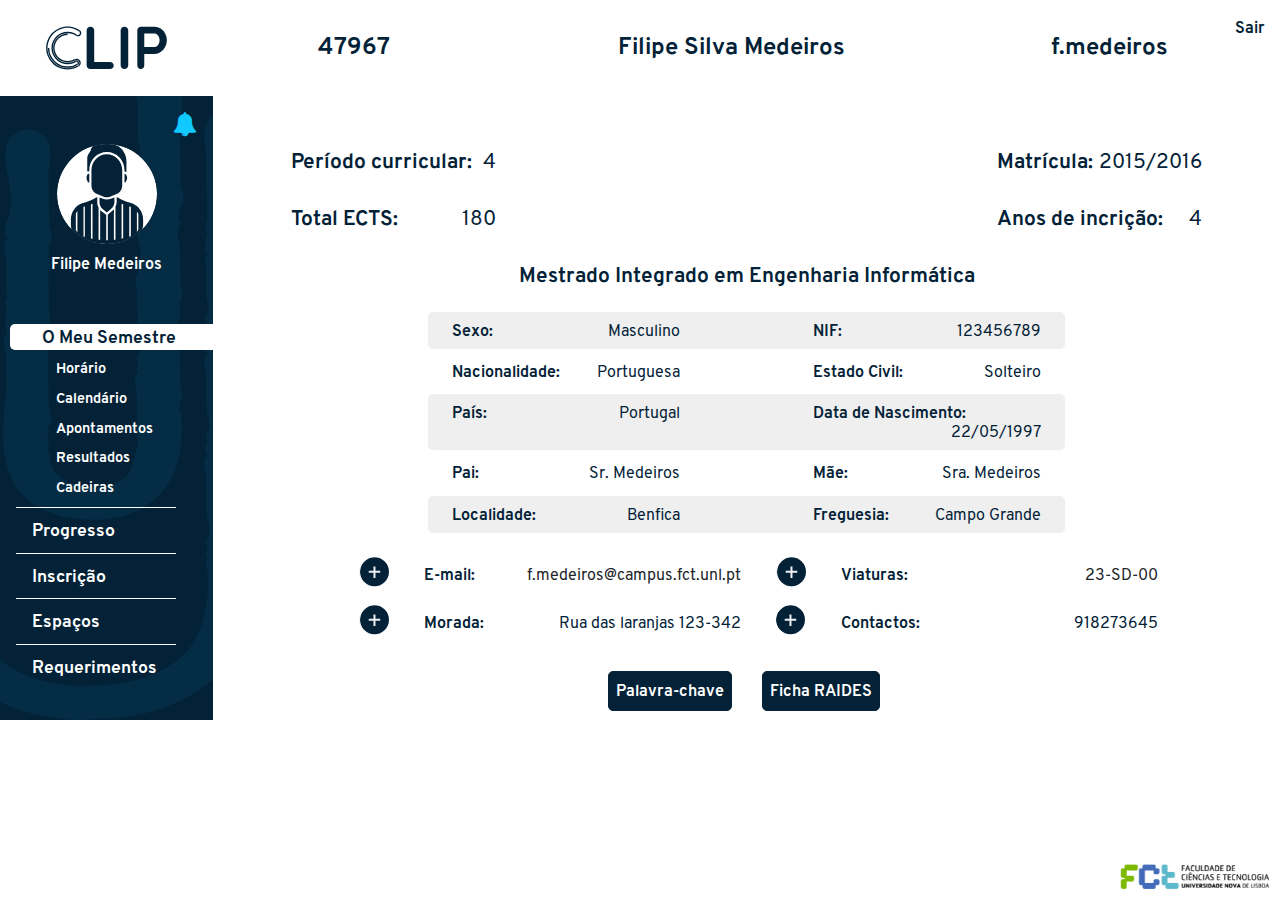
<file: pages/perfil.html>
<!DOCTYPE html>
<html lang="en">
<head>
    <meta charset="UTF-8">
    <title>CLIP FCT</title>
    <link rel="stylesheet" type="text/css" href="../css/bootstrap.css">
    <link rel="stylesheet" type="text/css" href="../css/clip.css">
    <link rel="icon" href="../favicon.ico">
    <link rel="stylesheet" href="https://cdnjs.cloudflare.com/ajax/libs/font-awesome/4.7.0/css/font-awesome.min.css">
    <link rel="stylesheet" href="https://use.fontawesome.com/releases/v5.5.0/css/all.css"
          integrity="sha384-B4dIYHKNBt8Bc12p+WXckhzcICo0wtJAoU8YZTY5qE0Id1GSseTk6S+L3BlXeVIU" crossorigin="anonymous">
</head>
<body>
<div class="container-fluid h-100">
    <div class="row h-100">
        <div class="col-lg-2 col-md-2 padding-none giantclip-bg-nav">
            <div class="top-style text-center">
                <img src="../img/LogoPrimary.svg" height="80" width="auto">
            </div>

            <i class="fa fa-bell fa-icon float-right d-inline-block" style="font-size:24px;"></i>

            <div class="user-picture text-center">
                <a href="perfil.html">
                    <div><img class="img-circle mb-2" src="../img/Person.svg"></div>
                    <div><span id="perfil_font" class="font-options-profile">Filipe Medeiros</span></div>
                </a>
            </div>


            <ul class="nav navbar-nav">
                <div id="semestre" onclick="selectSection('semestre','semestre_font')" class="option-selected">
                    <a id="semestre_font" class="font-options font-options-selected" href="semestre.html">O Meu
                        Semestre</a>
                </div>
                <a class="font-options-small" href="semestre.html">Horário</a>
                <a class="font-options-small" href="">Calendário</a>
                <a class="font-options-small" href="apontamentos.html">Apontamentos</a>
                <a class="font-options-small" href="">Resultados</a>
                <a class="font-options-small" href="">Cadeiras</a>
                <hr>
                <div id="progresso" onclick="selectSection('progresso','progresso_font')">
                    <a id="progresso_font" class="font-options" href="">Progresso</a>
                </div>
                <hr>

                <div id="inscricao" onclick="selectSection('inscricao','inscricao_font')">
                    <a id="inscricao_font" class="font-options" href="">Inscrição</a>
                </div>
                <hr>

                <div id="espacos" onclick="selectSection('espacos','espacos_font')">
                    <a id="espacos_font" class="font-options" href="espacos.html">Espaços</a>
                </div>
                <hr>

                <div id="requerimentos" onclick="selectSection('requerimentos','requerimentos_font')">
                    <a id="requerimentos_font" class="font-options" href="requerimentos.html">Requerimentos</a>
                </div>
            </ul>
        </div>



        <div class="col-lg-10 col-md-10 h-100" style="background:#ffffff">



            <!--- rodacabeça --->

            <div class="d-inline-block float-right mt-3">
                <div class="float-right">
                        <span class="sub-title cursor-pointer d-inline-block float-right"
                              onclick="logOut()">Sair </span>
                    <i class="fas fa-sign-out-alt fa-iconcursor-pointer d-inline-block"
                       style="font-size:20px; color:#032237" onclick="logOut()"></i>
                </div>
            </div>

            <div class="row">

                <div class="col-lg-3 col-md-3" align="center">
                    <h1 class="title" id="user_number">47967</h1>
                </div>

                <div class="col-lg-6 col-md-6" align="center">
                    <h1 class="title" id="user_name">Filipe Silva Medeiros</h1>
                </div>

                <div class="col-lg-3 col-md-3" align="center">
                    <h1 class="title d-inline-block" id="user_username">f.medeiros</h1>
                </div>

            </div>


            <div class="row ml-5 mr-5 mt-5">

                <div class="col-lg-3 col-md-3">
                    <h1>
                        <span class="normal_big_title float-left ">Período curricular: </span>
                        <span class="big_title float-right">4</span>
                    </h1>
                </div>
                <div class="col-lg-6 col-md-6"></div>
                <div class="col-lg-3 col-md-3">
                    <h1>
                        <span class="normal_big_title float-left">Matrícula: </span>
                        <span class="big_title float-right">2015/2016</span>
                    </h1>
                </div>

            </div>
            <div class="row ml-5 mr-5">

                <div class="col-lg-3 col-md-3">
                    <h1>
                        <span class="normal_big_title float-left ">Total ECTS: </span>
                        <span class="big_title float-right">180</span>
                    </h1>
                </div>
                <div class="col-lg-6 col-md-6"></div>
                <div class="col-lg-3 col-md-3">
                    <h1>
                        <span class="normal_big_title float-left">Anos de incrição: </span>
                        <span class="big_title float-right">4</span>
                    </h1>
                </div>

            </div>

            <!-------
                    <div class="row mtop-5">

                        <div class="col-lg-1 col-md-1"></div>

                        <div class="col-lg-2 col-md-2">
                            <span class=" row normal_big_title">Período curricular:</span>
                            <span class=" row normal_big_title">Matrícula:</span>
                        </div>
                        <div class="col-lg-2 col-md-2">
                            <span class="row big_title" id="p_curricular">4</span>
                            <span class="row big_title" id="matricula">2015/16</span>
                        </div>

                        <div class="col-lg-2 col-md-2">
                            <img class="img-circle profile-pic" src="../img/BorderPerson.svg">
                        </div>

                        <div class="col-lg-2 col-md-2">
                            <span class="normal_big_title">Total ECTS:</span>
                            <span class="normal_big_title">Anos de incrição: </span>
                        </div>
                        <div class="col-lg-2 col-md-2">
                            <span class="big_title" id="ects">180</span>
                            <span class="big_title" id="a-inscricao">4</span>
                        </div>

                        <div class="col-lg-1 col-md-1"></div>

                    </div>
             ----->
            <div class="col-lg-12 col-md-12" align="center">
                <h1 class="normal_big_title" id="mestradoIntegrado">Mestrado Integrado em Engenharia
                    Informática</h1>
            </div>

            <div class="row ml-10 mr-10 mt-4 " style="background:#EFEFEF; padding: 1vh; border-radius: 5px;">
                <div class="col-lg-5 col-md-5 ">
                    <h1>
                        <span class="sub-title float-left">Sexo: </span>
                        <span class="sub-title-normal float-right" id="sex ">Masculino</span>
                    </h1>
                </div>
                <div class="col-lg-2 col-md-1"></div>
                <div class="col-lg-5 col-md-5 ">
                    <h1>
                        <span class="sub-title float-left">NIF: </span>
                        <span class="sub-title-normal float-right" id="nif">123456789</span>
                    </h1>
                </div>

            </div>

            <div class="row ml-10 mr-10 mt-1" style="padding: 1vh;">

                <div class="col-lg-5 col-md-5">
                    <h1>
                        <span class="sub-title float-left ">Nacionalidade: </span>
                        <span class="sub-title-normal float-right">Portuguesa</span>
                    </h1>
                </div>
                <div class="col-lg-2 col-md-2"></div>
                <div class="col-lg-5 col-md-5">
                    <h1>
                        <span class="sub-title float-left">Estado Civil: </span>
                        <span class="sub-title-normal float-right">Solteiro</span>
                    </h1>
                </div>

            </div>

            <div class="row ml-10 mr-10 mt-1 " style="background:#EFEFEF; padding: 1vh; border-radius: 5px">

                <div class="col-lg-5 col-md-5">
                    <h1>
                        <span class="sub-title float-left">País: </span>
                        <span class="sub-title-normal float-right">Portugal</span>
                    </h1>
                </div>
                <div class="col-lg-2 col-md-2"></div>
                <div class="col-lg-5 col-md-5">
                    <h1>
                        <span class="sub-title float-left">Data de Nascimento: </span>
                        <span class="sub-title-normal float-right">22/05/1997</span>
                    </h1>
                </div>

            </div>

            <div class="row ml-10 mr-10 mt-1" style="padding: 1vh;">

                <div class="col-lg-5 col-md-5">
                    <h1>
                        <span class="sub-title float-left">Pai: </span>
                        <span class="sub-title-normal float-right">Sr. Medeiros</span>
                    </h1>
                </div>
                <div class="col-lg-2 col-md-2"></div>
                <div class="col-lg-5 col-md-5">
                    <h1>
                        <span class="sub-title float-left">Mãe: </span>
                        <span class="sub-title-normal float-right">Sra. Medeiros</span>
                    </h1>
                </div>
            </div>

            <div class="row ml-10 mr-10 mt-1" style="background:#EFEFEF; padding: 1vh; border-radius: 5px">

                <div class="col-lg-5 col-md-5">
                    <h1>
                        <span class="sub-title float-left">Localidade: </span>
                        <span class="sub-title-normal float-right">Benfica</span>
                    </h1>
                </div>
                <div class="col-lg-2 col-md-2"></div>
                <div class="col-lg-5 col-md-5">
                    <h1>
                        <span class="sub-title float-left">Freguesia: </span>
                        <span class="sub-title-normal float-right">Campo Grande</span>
                    </h1>
                </div>

            </div>

            <div class="row ml-6 col-lg-10 col-md-10 text-center mt-4">
                <!---- EMAIL ---->
                <div id="btn_addemail" class="col-lg-1 col-md-1 float-left d-inline-block">

                    <button class="btn btn-circle " onclick="on('add-email')">
                        <img class="img-circle" style="margin-top: -6.5px" src="../img/Add.svg" height="30"
                             width="auto">
                    </button>

                </div>
                <div class="col-lg-5 col-md-5 d-inline-block ">

                    <div>
                        <h1>
                            <span class="sub-title float-left">E-mail: </span>
                            <ul class="list" id="list_emails"></ul>
                        </h1>
                    </div>
                </div>
                <!---- END EMAIL ---->

                <!---- BIATURAS ---->
                <div class="col-lg-1 col-md-1 float-left d-inline-block">

                    <button class="btn btn-circle " onclick="on('add-viatura')">
                        <img class="img-circle" style="margin-top: -6.5px" src="../img/Add.svg" height="30"
                             width="auto">
                    </button>

                </div>
                <div class="col-lg-5 col-md-5 d-inline-block">

                    <div>
                        <h1>
                            <span class="sub-title float-left">Viaturas: </span>
                            <ul class="list" id="list_viaturas"></ul>
                        </h1>
                    </div>
                </div>
            </div>

            <div class="row ml-6 col-lg-10 col-md-10 text-center margin-top-2">
                <!---- ADDRESS ---->
                <div id="btn_addaddress" class="col-lg-1 col-md-1 float-left d-inline-block">

                    <button class="btn btn-circle " onclick="on('add-address')">
                        <img class="img-circle" style="margin-top: -6.5px" src="../img/Add.svg" height="30"
                             width="auto">
                    </button>
                </div>
                <div class="col-lg-5 col-md-5 d-inline-block">
                    <div>
                        <h1>
                            <span class="sub-title float-left">Morada: </span>
                            <span class="sub-title-normal float-right" id="address">Rua das laranjas 123-342</span>
                        </h1>
                    </div>
                </div>
                <!---- END ADDRESS ---->
                <div class="col-lg-1 col-md-1 float-left d-inline-block">

                    <img class="img-circle" src="../img/Add.svg" height="30" width="auto">

                </div>
                <div class="col-lg-5 col-md-5 d-inline-block">

                    <div>
                        <h1>
                            <span class="sub-title float-left">Contactos: </span>
                            <span class="sub-title-normal float-right" id="contactos">918273645</span>
                        </h1>
                    </div>
                </div>
            </div>

            <div class="row ml-10 mr-10 mt-1 mb-3">
                <div class="col-lg-6 col-md-6 text-right">
                    <button class=" btn button-medium sub-title cursor-pointer " id="palavrachave">Palavra-chave
                    </button>
                </div>
                <div class="col-lg-6 col-md-6 text-left">
                    <button class="btn button-medium sub-title cursor-pointer" id="ficharaides">Ficha RAIDES</button>
                </div>
            </div>

            <!--- rodape --->

            <div class="container-fluid footer-down">
                <a href="https://www.fct.unl.pt/" class="float-right">
                    <img class="d-inline-flex" src="../img/LogoFCT.jpg" style="height: 2rem">
                </a>
            </div>
        </div>


        <!------------------------
         -------------------------
         ----------------------
                    MODALS - EMAIL
         ----------------------------
         --------------------------
         ----------------------------->

        <div id="overlay-add-email" class="display-none">
            <div id="overlay-add-email-back" class="overlay-back" onclick="off('add-email')"></div>
            <div class="text_submit add_activity1 pb-2
                giantclip-bg text-center d-flex flex-column justify-content-between">

                <!-- Titulo modal -->
                <div class="mb-4">
                    <div class="w-25 float-right lh-0">
                        <img class="cursor-pointer float-right mr-4" style="height: 40px;"
                             src="../img/close.svg"
                             onclick="off('add-email')">
                    </div>

                    <div class="w-50 float-right d-inline-flex mt-4
                            lh-auto flex-column justify-content-center">
                        <h4 class="type-letter">Adicionar E-mail</h4>
                    </div>
                </div>

                <!-- Endereço -->
                <div>
                    <div class="float-left text-right w-25 lh-0 pr-3">
                        <span class="sub-title-white text-right lh-auto">Endereço:</span>
                    </div>

                    <div class="float-left w-50 text-left lh-0">
                        <input type="text"
                               class="input-title sub-title-normal-white lh-auto m-auto"
                               id="endereco_email">
                    </div>
                </div>

                <!-- Tipo -->
                <div class="mt-4">
                    <div class="float-left d-inline-block h-100 text-right w-25 lh-0 pr-3">
                        <span class="sub-title-white text-right lh-auto">Tipo:</span>
                    </div>

                    <div class="float-left d-inline-block w-50  text-center lh-0">
                        <div class="d-inline-flex flex-column justify-content-center
                            h-100">
                            <label class="sub-title-normal-white"><input type="radio" id="principal"
                                                                         name="optradio"
                                                                         checked> Principal</label>
                        </div>

                        <div class="d-inline-flex  ml-5 flex-column justify-content-center h-100">
                            <label class="sub-title-normal-white"><input type="radio" id="secundario"
                                                                         name="optradio"> Secundário</label>
                        </div>
                    </div>

                    <div class="d-inline-block float-right mr-4">
                        <i class="fas fa-arrow-circle-right cursor-pointer"
                           style="font-size: 6vh; color:#ffffff;" onclick="addEmail_Profile()"></i>
                    </div>

                </div>
            </div>
        </div>
        <!------------------------
         -------------------------
         ----------------------
                    MODALS - VIATURAS
         ----------------------------
         --------------------------
         ----------------------------->

        <div id="overlay-add-viatura" class="display-none">
            <div id="overlay-add-viatura-back" class="overlay-back" onclick="off('add-viatura')"></div>
            <div class="text_submit add_activity1 pb-2
                giantclip-bg text-center d-flex flex-column justify-content-between">

                <!-- Titulo modal -->
                <div class="mb-4">
                    <div class="w-25 float-right lh-0">
                        <img class="cursor-pointer float-right mr-4" style="height: 40px;"
                             src="../img/close.svg"
                             onclick="off('add-viatura')">
                    </div>

                    <div class="w-50 float-right d-inline-flex mt-4
                            lh-auto flex-column justify-content-center">
                        <h4 class="type-letter">Adicionar Viatura</h4>
                    </div>
                </div>

                <!-- Matricula -->

                <div>
                    <div class="float-left text-right w-30 lh-0 pr-3">
                        <span class="sub-title-white text-right lh-auto">Matrícula:</span>
                    </div>
                    <div class="float-left w-40 text-left lh-0">
                        <input type="text"
                               class="input-title sub-title-normal-white lh-auto m-auto"
                               id="matricula_viaturas">
                    </div>
                </div>

                <!-- Pais -->

                <div class="mt-4">
                    <div class="float-left text-right w-30 lh-0 pr-3">
                        <span class="sub-title-white text-right lh-auto">País:</span>
                    </div>
                    <div class="float-left w-40 text-left lh-0">
                        <select class="custom-select-sm form-control sub-title-normal" id="pais-viaturas"
                                name="country">
                            <option value="" selected="selected">Selecionar País...</option>
                            <option value="Afghanistan">Afghanistan</option>
                            <option value="Albania">Albania</option>
                            <option value="Algeria">Algeria</option>
                            <option value="Andorra">Andorra</option>
                            <option value="Antigua and Barbuda">Antigua and Barbuda</option>
                            <option value="Argentina">Argentina</option>
                            <option value="Armenia">Armenia</option>
                            <option value="Australia">Australia</option>
                            <option value="Austria">Austria</option>
                            <option value="Azerbaijan">Azerbaijan</option>
                            <option value="Bahamas">Bahamas</option>
                            <option value="Bahrain">Bahrain</option>
                            <option value="Bangladesh">Bangladesh</option>
                            <option value="Barbados">Barbados</option>
                            <option value="Belarus">Belarus</option>
                            <option value="Belgium">Belgium</option>
                            <option value="Belize">Belize</option>
                            <option value="Benin">Benin</option>
                            <option value="Bhutan">Bhutan</option>
                            <option value="Bolivia">Bolivia</option>
                            <option value="Bosnia and Herzegovina">Bosnia and Herzegovina</option>
                            <option value="Botswana">Botswana</option>
                            <option value="Brazil">Brazil</option>
                            <option value="Brunei">Brunei</option>
                            <option value="Bulgaria">Bulgaria</option>
                            <option value="Burkina Faso">Burkina Faso</option>
                            <option value="Burundi">Burundi</option>
                            <option value="Cambodia">Cambodia</option>
                            <option value="Cameroon">Cameroon</option>
                            <option value="Canada">Canada</option>
                            <option value="Cape Verde">Cape Verde</option>
                            <option value="Central African Republic">Central African Republic</option>
                            <option value="Chad">Chad</option>
                            <option value="Chile">Chile</option>
                            <option value="China">China</option>
                            <option value="Colombia">Colombia</option>
                            <option value="Comoros">Comoros</option>
                            <option value="Congo">Congo</option>
                            <option value="Costa Rica">Costa Rica</option>
                            <option value="Cote d'Ivoire">Cote d'Ivoire</option>
                            <option value="Croatia">Croatia</option>
                            <option value="Cuba">Cuba</option>
                            <option value="Cyprus">Cyprus</option>
                            <option value="Czech Republic">Czech Republic</option>
                            <option value="Denmark">Denmark</option>
                            <option value="Djibouti">Djibouti</option>
                            <option value="Dominica">Dominica</option>
                            <option value="Dominican Republic">Dominican Republic</option>
                            <option value="East Timor">East Timor</option>
                            <option value="Ecuador">Ecuador</option>
                            <option value="Egypt">Egypt</option>
                            <option value="El Salvador">El Salvador</option>
                            <option value="Equatorial Guinea">Equatorial Guinea</option>
                            <option value="Eritrea">Eritrea</option>
                            <option value="Estonia">Estonia</option>
                            <option value="Ethiopia">Ethiopia</option>
                            <option value="Fiji">Fiji</option>
                            <option value="Finland">Finland</option>
                            <option value="France">France</option>
                            <option value="Gabon">Gabon</option>
                            <option value="Gambia">Gambia</option>
                            <option value="Georgia">Georgia</option>
                            <option value="Germany">Germany</option>
                            <option value="Ghana">Ghana</option>
                            <option value="Greece">Greece</option>
                            <option value="Grenada">Grenada</option>
                            <option value="Guatemala">Guatemala</option>
                            <option value="Guinea">Guinea</option>
                            <option value="Guinea-Bissau">Guinea-Bissau</option>
                            <option value="Guyana">Guyana</option>
                            <option value="Haiti">Haiti</option>
                            <option value="Honduras">Honduras</option>
                            <option value="Hong Kong">Hong Kong</option>
                            <option value="Hungary">Hungary</option>
                            <option value="Iceland">Iceland</option>
                            <option value="India">India</option>
                            <option value="Indonesia">Indonesia</option>
                            <option value="Iran">Iran</option>
                            <option value="Iraq">Iraq</option>
                            <option value="Ireland">Ireland</option>
                            <option value="Israel">Israel</option>
                            <option value="Italy">Italy</option>
                            <option value="Jamaica">Jamaica</option>
                            <option value="Japan">Japan</option>
                            <option value="Jordan">Jordan</option>
                            <option value="Kazakhstan">Kazakhstan</option>
                            <option value="Kenya">Kenya</option>
                            <option value="Kiribati">Kiribati</option>
                            <option value="North Korea">North Korea</option>
                            <option value="South Korea">South Korea</option>
                            <option value="Kuwait">Kuwait</option>
                            <option value="Kyrgyzstan">Kyrgyzstan</option>
                            <option value="Laos">Laos</option>
                            <option value="Latvia">Latvia</option>
                            <option value="Lebanon">Lebanon</option>
                            <option value="Lesotho">Lesotho</option>
                            <option value="Liberia">Liberia</option>
                            <option value="Libya">Libya</option>
                            <option value="Liechtenstein">Liechtenstein</option>
                            <option value="Lithuania">Lithuania</option>
                            <option value="Luxembourg">Luxembourg</option>
                            <option value="Macedonia">Macedonia</option>
                            <option value="Madagascar">Madagascar</option>
                            <option value="Malawi">Malawi</option>
                            <option value="Malaysia">Malaysia</option>
                            <option value="Maldives">Maldives</option>
                            <option value="Mali">Mali</option>
                            <option value="Malta">Malta</option>
                            <option value="Marshall Islands">Marshall Islands</option>
                            <option value="Mauritania">Mauritania</option>
                            <option value="Mauritius">Mauritius</option>
                            <option value="Mexico">Mexico</option>
                            <option value="Micronesia">Micronesia</option>
                            <option value="Moldova">Moldova</option>
                            <option value="Monaco">Monaco</option>
                            <option value="Mongolia">Mongolia</option>
                            <option value="Montenegro">Montenegro</option>
                            <option value="Morocco">Morocco</option>
                            <option value="Mozambique">Mozambique</option>
                            <option value="Myanmar">Myanmar</option>
                            <option value="Namibia">Namibia</option>
                            <option value="Nauru">Nauru</option>
                            <option value="Nepal">Nepal</option>
                            <option value="Netherlands">Netherlands</option>
                            <option value="New Zealand">New Zealand</option>
                            <option value="Nicaragua">Nicaragua</option>
                            <option value="Niger">Niger</option>
                            <option value="Nigeria">Nigeria</option>
                            <option value="Norway">Norway</option>
                            <option value="Oman">Oman</option>
                            <option value="Pakistan">Pakistan</option>
                            <option value="Palau">Palau</option>
                            <option value="Panama">Panama</option>
                            <option value="Papua New Guinea">Papua New Guinea</option>
                            <option value="Paraguay">Paraguay</option>
                            <option value="Peru">Peru</option>
                            <option value="Philippines">Philippines</option>
                            <option value="Poland">Poland</option>
                            <option value="Portugal">Portugal</option>
                            <option value="Puerto Rico">Puerto Rico</option>
                            <option value="Qatar">Qatar</option>
                            <option value="Romania">Romania</option>
                            <option value="Russia">Russia</option>
                            <option value="Rwanda">Rwanda</option>
                            <option value="Saint Kitts and Nevis">Saint Kitts and Nevis</option>
                            <option value="Saint Lucia">Saint Lucia</option>
                            <option value="Saint Vincent and the Grenadines">Saint Vincent and the Grenadines</option>
                            <option value="Samoa">Samoa</option>
                            <option value="San Marino">San Marino</option>
                            <option value="Sao Tome and Principe">Sao Tome and Principe</option>
                            <option value="Saudi Arabia">Saudi Arabia</option>
                            <option value="Senegal">Senegal</option>
                            <option value="Serbia and Montenegro">Serbia and Montenegro</option>
                            <option value="Seychelles">Seychelles</option>
                            <option value="Sierra Leone">Sierra Leone</option>
                            <option value="Singapore">Singapore</option>
                            <option value="Slovakia">Slovakia</option>
                            <option value="Slovenia">Slovenia</option>
                            <option value="Solomon Islands">Solomon Islands</option>
                            <option value="Somalia">Somalia</option>
                            <option value="South Africa">South Africa</option>
                            <option value="Spain">Spain</option>
                            <option value="Sri Lanka">Sri Lanka</option>
                            <option value="Sudan">Sudan</option>
                            <option value="Suriname">Suriname</option>
                            <option value="Swaziland">Swaziland</option>
                            <option value="Sweden">Sweden</option>
                            <option value="Switzerland">Switzerland</option>
                            <option value="Syria">Syria</option>
                            <option value="Taiwan">Taiwan</option>
                            <option value="Tajikistan">Tajikistan</option>
                            <option value="Tanzania">Tanzania</option>
                            <option value="Thailand">Thailand</option>
                            <option value="Togo">Togo</option>
                            <option value="Tonga">Tonga</option>
                            <option value="Trinidad and Tobago">Trinidad and Tobago</option>
                            <option value="Tunisia">Tunisia</option>
                            <option value="Turkey">Turkey</option>
                            <option value="Turkmenistan">Turkmenistan</option>
                            <option value="Tuvalu">Tuvalu</option>
                            <option value="Uganda">Uganda</option>
                            <option value="Ukraine">Ukraine</option>
                            <option value="United Arab Emirates">United Arab Emirates</option>
                            <option value="United Kingdom">United Kingdom</option>
                            <option value="United States">United States</option>
                            <option value="Uruguay">Uruguay</option>
                            <option value="Uzbekistan">Uzbekistan</option>
                            <option value="Vanuatu">Vanuatu</option>
                            <option value="Vatican City">Vatican City</option>
                            <option value="Venezuela">Venezuela</option>
                            <option value="Vietnam">Vietnam</option>
                            <option value="Yemen">Yemen</option>
                            <option value="Zambia">Zambia</option>
                            <option value="Zimbabwe">Zimbabwe</option>
                        </select>
                    </div>
                </div>
                <!-- Ano -->
                <div class="mt-4">
                    <div class="float-left text-right w-30 lh-0 pr-3">
                        <span class="sub-title-white text-right lh-auto">Ano:</span>
                    </div>
                    <div class="float-left w-40 text-left lh-0">
                        <select class="custom-select-sm form-control sub-title-normal"
                                id="year-car" name="year-car">
                            <option value="" selected="selected">Selecionar Ano...</option>
                            <option value="2018">2018</option>
                            <option value="2017">2017</option>
                            <option value="2016">2016</option>
                            <option value="2015">2015</option>
                            <option value="2014">2014</option>
                            <option value="2013">2013</option>
                            <option value="2012">2012</option>
                            <option value="2011">2011</option>
                            <option value="2010">2010</option>
                            <option value="2009">2009</option>
                            <option value="2008">2008</option>
                            <option value="2007">2007</option>
                            <option value="2006">2006</option>
                            <option value="2005">2005</option>
                            <option value="2004">2004</option>
                            <option value="2003">2003</option>
                            <option value="2002">2002</option>
                            <option value="2001">2001</option>
                            <option value="2000">2000</option>
                            <option value="1999">1999</option>
                            <option value="1998">1998</option>
                            <option value="1997">1997</option>
                            <option value="1996">1996</option>
                            <option value="1995">1995</option>
                            <option value="1994">1994</option>
                            <option value="1993">1993</option>
                            <option value="1992">1992</option>
                            <option value="1991">1991</option>
                            <option value="1990">1990</option>
                        </select>
                    </div>
                </div>
                <!-- Marca -->
                <div class="mt-4">
                    <div class="float-left text-right w-30 lh-0 pr-3">
                        <span class="sub-title-white text-right lh-auto">Marca:</span>
                    </div>
                    <div class="float-left w-40 text-left lh-0">
                        <select class="custom-select-sm form-control sub-title-normal"
                                id="brand-car" name="brands-car">
                            <option value="" selected="selected">Selecionar Marca...</option>
                            <option value="ACURA">ACURA</option>
                            <option value="ASTON MARTIN">ASTON MARTIN</option>
                            <option value="AUDI">AUDI</option>
                            <option value="BENTLEY">BENTLEY</option>
                            <option value="BMW">BMW</option>
                            <option value="BUICK">BUICK</option>
                            <option value="CADILLAC">CADILLAC</option>
                            <option value="CHEVROLET">CHEVROLET</option>
                            <option value="CHRYSLER">CHRYSLER</option>
                            <option value="DODGE">DODGE</option>
                            <option value="FERRARI">FERRARI</option>
                            <option value="FORD">FORD</option>
                            <option value="GMC">GMC</option>
                            <option value="HONDA">HONDA</option>
                            <option value="HUMMER">HUMMER</option>
                            <option value="HYUNDAI">HYUNDAI</option>
                            <option value="INFINITI">INFINITI</option>
                            <option value="ISUZU">ISUZU</option>
                            <option value="JAGUAR">JAGUAR</option>
                            <option value="JEEP">JEEP</option>
                            <option value="KIA">KIA</option>
                            <option value="LAMBORGHINI">LAMBORGHINI</option>
                            <option value="LAND ROVER">LAND ROVER</option>
                            <option value="LEXUS">LEXUS</option>
                            <option value="LINCOLN">LINCOLN</option>
                            <option value="LOTUS">LOTUS</option>
                            <option value="MASERATI">MASERATI</option>
                            <option value="MAYBACH">MAYBACH</option>
                            <option value="MAZDA">MAZDA</option>
                            <option value="MERCEDES-BENZ">MERCEDES-BENZ</option>
                            <option value="MERCURY">MERCURY</option>
                            <option value="MINI">MINI</option>
                            <option value="MITSUBISHI">MITSUBISHI</option>
                            <option value="NISSAN">NISSAN</option>
                            <option value="PONTIAC">PONTIAC</option>
                            <option value="PORSCHE">PORSCHE</option>
                            <option value="ROLLS-ROYCE">ROLLS-ROYCE</option>
                            <option value="SAAB">SAAB</option>
                            <option value="SATURN">SATURN</option>
                            <option value="SUBARU">SUBARU</option>
                            <option value="SUZUKI">SUZUKI</option>
                            <option value="TESLA">TESLA</option>
                            <option value="TOYOTA">TOYOTA</option>
                            <option value="VOLKSWAGEN">VOLKSWAGEN</option>
                            <option value="VOLVO">VOLVO</option>
                        </select>
                    </div>
                </div>
                <!-- Modelo -->
                <div class="mt-4">
                    <div class="float-left text-right w-30 lh-0 pr-3">
                        <span class="sub-title-white text-right lh-auto">Modelo:</span>
                    </div>
                    <div class="float-left w-40 text-left lh-0">
                        <input type="text"
                               class="input-title sub-title-normal-white lh-auto m-auto"
                               id="modelo_viaturas">
                    </div>
                </div>
                <!-- Cor -->
                <div class="mt-4">
                    <div class="float-left text-right w-30 lh-0 pr-3">
                        <span class="sub-title-white text-right lh-auto">Cor:</span>
                    </div>
                    <div class="float-left w-40 text-left lh-0">
                        <input type="text"
                               class="input-title sub-title-normal-white lh-auto m-auto"
                               id="color_viaturas">
                    </div>
                </div>
                <!-- Combustível -->
                <div class="mt-4">
                    <div class="float-left text-right w-30 lh-0 pr-3 d-inline-block">
                        <span class="sub-title-white text-right lh-auto">Combustível:</span>
                    </div>
                    <div class="float-left w-40 text-left lh-0 d-inline-block">
                        <select class="custom-select-sm form-control sub-title-normal"
                                id="combustivel-car" name="brands-car">
                            <option value="" selected="selected">Selecionar Combustível...</option>
                            <option value="Diesel">Diesel</option>
                            <option value="Elétrico">Elétrico</option>
                            <option value="Gasolina">Gasolina</option>
                            <option value="GPL">GPL</option>
                            <option value="Híbrido">Híbrido</option>
                            <option value="Outro">Outro</option>
                        </select>
                    </div>

                    <div class="d-inline-block float-right mr-4">
                        <i class="fas fa-arrow-circle-right cursor-pointer"
                           style="font-size: 6vh; color:#ffffff;" onclick="addViaturas_Profile()"></i>
                    </div>
                </div>
            </div>
        </div>


        <!--------Pop up add email ------------------------------------------------------------------------------------
        <div id="overlay-add-email" class="display-none">
            <div class="overlay-back" id="overlay-add-email-back" onclick="off('add-email')">
            </div>
            <div class="add_activity giantclip-bg text-center text_submit"
                 style="height: 30vh; width: 60vh">
                <div class="row">
                    <div class="col-lg-10 col-md-10">
                        <h5 class="type_letter mt-3">Adicionar E-mail</h5>
                    </div>
                    <div class="col-lg-2 col-md-2 margin-top--3 cursor-pointer">
                        <img src="../img/close.svg" height="40" onclick="off('add-email')">
                    </div>
                </div>
                <div class="row ml-5">
                    <h1>
                        <span class="col-lg-2 col-md-2 sub-title-white text-left">Tipo: </span>
                        <span class="col-lg-5 col-md-5">
                            <label class="sub-title-normal-white"><input type="radio" name="optradio" checked> Principal</label>
                        </span>
                        <span class="col-lg-5 col-md-5">
                            <label class="sub-title-normal-white"><input type="radio"
                                                                        name="optradio"> Secundário</label>
                        </span>
                    </h1>
                </div>
                <div class="row ml-5">
                    <h1>
                        <label class="col-lg-2 col-md-2 sub-title-white">Endereço:</label>
                        <input type="text" class="col-lg-8 col-md-8 sub-title-normal ml-5" id="usr">
                    </h1>
                </div>
                <div class="row mb-3 margin-top--3">
                    <div class="col-lg-12 col-md-12 text-center">
                        <button type="button" class="btn button-medium-light"><p class="text-button-small-bold-light">
                            Criar</p></button>
                    </div>
                </div>
            </div>
        </div>
       -------- end Pop up add email ------------------------------------------------------------------------------->
    </div>
</div>
<script src="../js/clip.js"></script>
</div>
</body>
</html>
</file>
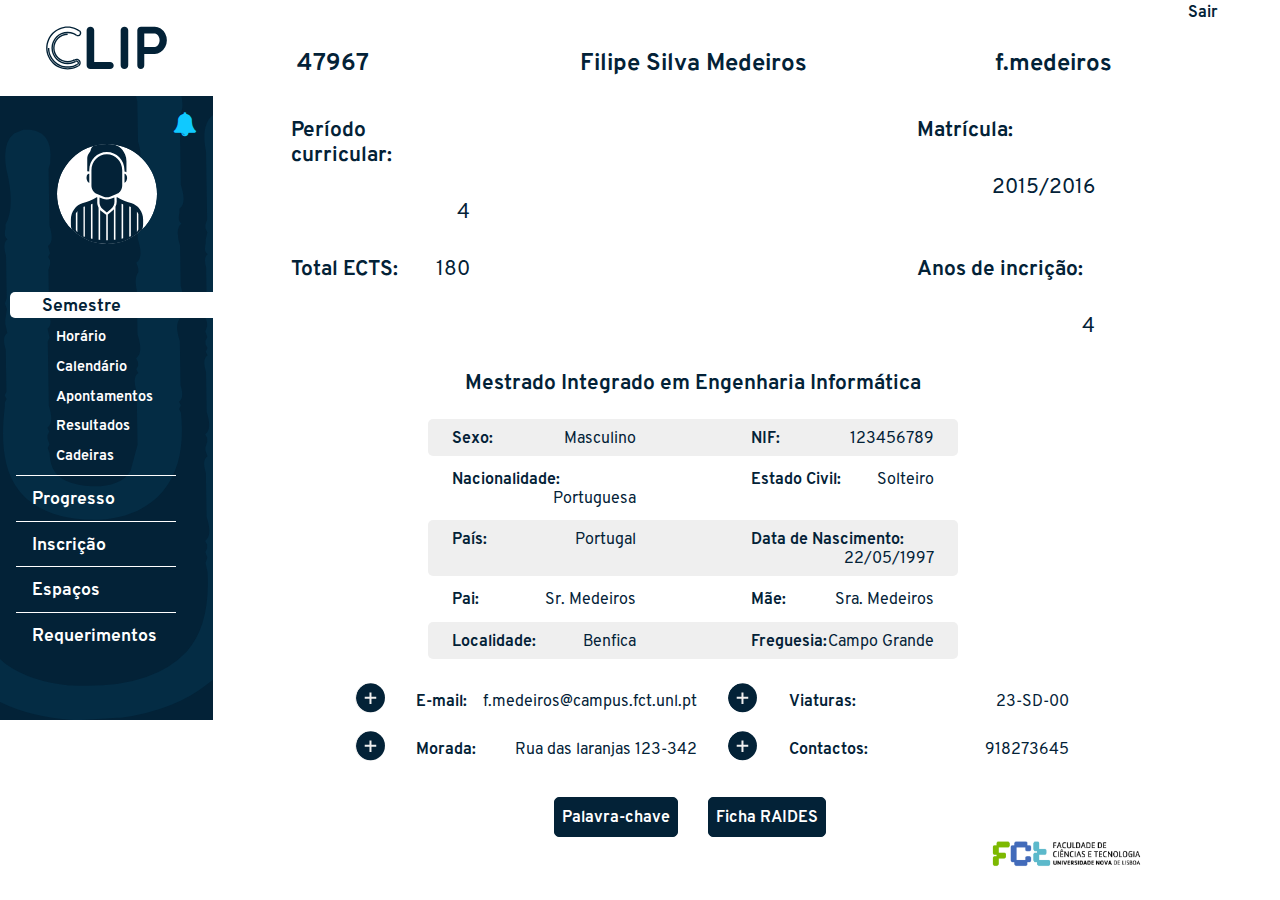
<file: pages/profile.html>
<!DOCTYPE html>
<html lang="en">
<head>
    <meta charset="UTF-8">
    <title>CLIP FCT</title>
    <link rel="stylesheet" type="text/css" href="../css/bootstrap.css">
    <link rel="stylesheet" type="text/css" href="../css/clip.css">
    <link rel="icon" href="../favicon.ico">
    <link rel="stylesheet" href="https://cdnjs.cloudflare.com/ajax/libs/font-awesome/4.7.0/css/font-awesome.min.css">
    <link rel="stylesheet" href="https://use.fontawesome.com/releases/v5.5.0/css/all.css"
          integrity="sha384-B4dIYHKNBt8Bc12p+WXckhzcICo0wtJAoU8YZTY5qE0Id1GSseTk6S+L3BlXeVIU" crossorigin="anonymous">
</head>
<body>
<div class="container-fluid h-100">
    <div class="row h-100">
        <div class="col-lg-2 col-md-2 padding-none giantclip-bg-nav">
            <div class="top-style text-center">
                <img src="../img/LogoPrimary.svg" height="80" width="auto">
            </div>

            <i class="fa fa-bell fa-icon float-right d-inline-block" style="font-size:24px;"></i>

            <div class="user-picture text-center">
                <a href="profile.html">
                    <img class="img-circle" src="../img/Person.svg">
                </a>
            </div>

            <ul class="nav navbar-nav">
                <div id="semestre" onclick="selectSection('semestre','semestre_font')" class="option-selected">
                    <a id="semestre_font" class="font-options font-options-selected" href="homepage.html">Semestre</a>
                </div>
                <a class="font-options-small" href="homepage.html">Horário</a>
                <a class="font-options-small" href="">Calendário</a>
                <a class="font-options-small" href="apontamentos.html">Apontamentos</a>
                <a class="font-options-small" href="">Resultados</a>
                <a class="font-options-small" href="">Cadeiras</a>
                <hr>
                <div id="progresso" onclick="selectSection('progresso','progresso_font')">
                    <a id="progresso_font" class="font-options" href="">Progresso</a>
                </div>
                <hr>

                <div id="inscricao" onclick="selectSection('inscricao','inscricao_font')">
                    <a id="inscricao_font" class="font-options" href="">Inscrição</a>
                </div>
                <hr>

                <div id="espacos" onclick="selectSection('espacos','espacos_font')">
                    <a id="espacos_font" class="font-options" href="space.html">Espaços</a>
                </div>
                <hr>

                <div id="requerimentos" onclick="selectSection('requerimentos','requerimentos_font')">
                    <a id="requerimentos_font" class="font-options" href="requerimentos.html">Requerimentos</a>
                </div>
            </ul>
        </div>

        <div class="col-lg-9 col-md-9 h-100" style="background:#ffffff">
            <div class="row margin-top-1 ">

                <div class="col-lg-3 col-md-3" align="center">
                    <h1 class="title" id="user_number">47967</h1>
                </div>

                <div class="col-lg-6 col-md-6" align="center">
                    <h1 class="title" id="user_name">Filipe Silva Medeiros</h1>
                </div>

                <div class="col-lg-3 col-md-3" align="center">
                    <h1 class="title" id="user_username">f.medeiros</h1>
                </div>

            </div>


            <div class="row ml-5 mr-5">

                <div class="col-lg-3 col-md-3">
                    <h1>
                        <span class="normal_big_title float-left ">Período curricular: </span>
                        <span class="big_title float-right">4</span>
                    </h1>
                </div>
                <div class="col-lg-6 col-md-6"></div>
                <div class="col-lg-3 col-md-3">
                    <h1>
                        <span class="normal_big_title float-left">Matrícula: </span>
                        <span class="big_title float-right">2015/2016</span>
                    </h1>
                </div>

            </div>
            <div class="row ml-5 mr-5">

                <div class="col-lg-3 col-md-3">
                    <h1>
                        <span class="normal_big_title float-left ">Total ECTS: </span>
                        <span class="big_title float-right">180</span>
                    </h1>
                </div>
                <div class="col-lg-6 col-md-6"></div>
                <div class="col-lg-3 col-md-3">
                    <h1>
                        <span class="normal_big_title float-left">Anos de incrição: </span>
                        <span class="big_title float-right">4</span>
                    </h1>
                </div>

            </div>

            <!-------
                    <div class="row mtop-5">

                        <div class="col-lg-1 col-md-1"></div>

                        <div class="col-lg-2 col-md-2">
                            <span class=" row normal_big_title">Período curricular:</span>
                            <span class=" row normal_big_title">Matrícula:</span>
                        </div>
                        <div class="col-lg-2 col-md-2">
                            <span class="row big_title" id="p_curricular">4</span>
                            <span class="row big_title" id="matricula">2015/16</span>
                        </div>

                        <div class="col-lg-2 col-md-2">
                            <img class="img-circle profile-pic" src="../img/BorderPerson.svg">
                        </div>

                        <div class="col-lg-2 col-md-2">
                            <span class="normal_big_title">Total ECTS:</span>
                            <span class="normal_big_title">Anos de incrição: </span>
                        </div>
                        <div class="col-lg-2 col-md-2">
                            <span class="big_title" id="ects">180</span>
                            <span class="big_title" id="a-inscricao">4</span>
                        </div>

                        <div class="col-lg-1 col-md-1"></div>

                    </div>
             ----->
            <div class="col-lg-12 col-md-12" align="center">
                <h1 class="normal_big_title" id="mestradoIntegrado">Mestrado Integrado em Engenharia
                    Informática</h1>
            </div>

            <div class="row ml-10 mr-10 mt-4 " style="background:#EFEFEF; padding: 1vh; border-radius: 5px;">
                <div class="col-lg-5 col-md-5 ">
                    <h1>
                        <span class="sub-title float-left">Sexo: </span>
                        <span class="sub-title-normal float-right" id="sex ">Masculino</span>
                    </h1>
                </div>
                <div class="col-lg-2 col-md-1"></div>
                <div class="col-lg-5 col-md-5 ">
                    <h1>
                        <span class="sub-title float-left">NIF: </span>
                        <span class="sub-title-normal float-right" id="nif">123456789</span>
                    </h1>
                </div>

            </div>

            <div class="row ml-10 mr-10 mt-1" style="padding: 1vh;">

                <div class="col-lg-5 col-md-5">
                    <h1>
                        <span class="sub-title float-left ">Nacionalidade: </span>
                        <span class="sub-title-normal float-right">Portuguesa</span>
                    </h1>
                </div>
                <div class="col-lg-2 col-md-2"></div>
                <div class="col-lg-5 col-md-5">
                    <h1>
                        <span class="sub-title float-left">Estado Civil: </span>
                        <span class="sub-title-normal float-right">Solteiro</span>
                    </h1>
                </div>

            </div>

            <div class="row ml-10 mr-10 mt-1 " style="background:#EFEFEF; padding: 1vh; border-radius: 5px">

                <div class="col-lg-5 col-md-5">
                    <h1>
                        <span class="sub-title float-left">País: </span>
                        <span class="sub-title-normal float-right">Portugal</span>
                    </h1>
                </div>
                <div class="col-lg-2 col-md-2"></div>
                <div class="col-lg-5 col-md-5">
                    <h1>
                        <span class="sub-title float-left">Data de Nascimento: </span>
                        <span class="sub-title-normal float-right">22/05/1997</span>
                    </h1>
                </div>

            </div>

            <div class="row ml-10 mr-10 mt-1" style="padding: 1vh;">

                <div class="col-lg-5 col-md-5">
                    <h1>
                        <span class="sub-title float-left">Pai: </span>
                        <span class="sub-title-normal float-right">Sr. Medeiros</span>
                    </h1>
                </div>
                <div class="col-lg-2 col-md-2"></div>
                <div class="col-lg-5 col-md-5">
                    <h1>
                        <span class="sub-title float-left">Mãe: </span>
                        <span class="sub-title-normal float-right">Sra. Medeiros</span>
                    </h1>
                </div>
            </div>

            <div class="row ml-10 mr-10 mt-1" style="background:#EFEFEF; padding: 1vh; border-radius: 5px">

                <div class="col-lg-5 col-md-5">
                    <h1>
                        <span class="sub-title float-left">Localidade: </span>
                        <span class="sub-title-normal float-right">Benfica</span>
                    </h1>
                </div>
                <div class="col-lg-2 col-md-2"></div>
                <div class="col-lg-5 col-md-5">
                    <h1>
                        <span class="sub-title float-left">Freguesia: </span>
                        <span class="sub-title-normal float-right">Campo Grande</span>
                    </h1>
                </div>

            </div>

            <div class="row ml-6 col-lg-10 col-md-10 text-center mt-4">
                <!---- EMAIL ---->
                <div id="btn_addemail" class="col-lg-1 col-md-1 float-left d-inline-block">

                    <button class="btn btn-circle " onclick="on('add-email')">
                        <img class="img-circle" style="margin-top: -6.5px" src="../img/Add.svg" height="30"
                             width="auto">
                    </button>

                </div>
                <div class="col-lg-5 col-md-5 d-inline-block ">

                    <div>
                        <h1>
                            <span class="sub-title float-left">E-mail: </span>
                            <span class="sub-title-normal float-right"
                                  id="email">f.medeiros@campus.fct.unl.pt</span>
                        </h1>
                    </div>
                </div>
                <!---- END EMAIL ---->
                <div class="col-lg-1 col-md-1 float-left d-inline-block">

                    <img class="img-circle" src="../img/Add.svg" height="30" width="auto">

                </div>
                <div class="col-lg-5 col-md-5 d-inline-block">

                    <div>
                        <h1>
                            <span class="sub-title float-left">Viaturas: </span>
                            <span class="sub-title-normal float-right" id="viaturas">23-SD-00</span>
                        </h1>
                    </div>
                </div>
            </div>

            <div class="row ml-6 col-lg-10 col-md-10 text-center margin-top-2">
                <!---- ADDRESS ---->
                <div id="btn_addaddress" class="col-lg-1 col-md-1 float-left d-inline-block">

                    <button class="btn btn-circle " onclick="on('add-address')">
                        <img class="img-circle" style="margin-top: -6.5px" src="../img/Add.svg" height="30"
                             width="auto">
                    </button>
                </div>
                <div class="col-lg-5 col-md-5 d-inline-block">
                    <div>
                        <h1>
                            <span class="sub-title float-left">Morada: </span>
                            <span class="sub-title-normal float-right" id="address">Rua das laranjas 123-342</span>
                        </h1>
                    </div>
                </div>
                <!---- END ADDRESS ---->
                <div class="col-lg-1 col-md-1 float-left d-inline-block">

                    <img class="img-circle" src="../img/Add.svg" height="30" width="auto">

                </div>
                <div class="col-lg-5 col-md-5 d-inline-block">

                    <div>
                        <h1>
                            <span class="sub-title float-left">Contactos: </span>
                            <span class="sub-title-normal float-right" id="contactos">918273645</span>
                        </h1>
                    </div>
                </div>
            </div>

            <div class="row ml-10 mr-10 mt-1">
                <div class="col-lg-6 col-md-6 text-right">
                    <button class=" btn button-medium sub-title cursor-pointer " id="palavrachave">Palavra-chave
                    </button>
                </div>
                <div class="col-lg-6 col-md-6 text-left">
                    <button class="btn button-medium sub-title cursor-pointer" id="ficharaides">Ficha RAIDES</button>
                </div>
            </div>

            <!--- rodape --->

            <div class="container-fluid footer">
                <a href="https://www.fct.unl.pt/" class="float-right">
                    <img class="d-inline-flex" src="../img/LogoFCT.jpg" style="height: 2rem">
                </a>
            </div>
        </div>

        <div class="col-lg-1 col-md-1">
            <span class="sub-title cursor-pointer d-inline-block" onclick="logOut()"> Sair </span>
            <i class="fas fa-sign-out-alt fa-icon cursor-pointer d-inline-block"
               style="font-size:20px; color:#032237" onclick="logOut()"></i>
        </div>

        <!--------Pop up add email ------------------------------------------------------------------------------------>
        <div id="overlay-add-email" class="display-none">
            <div class="overlay-back" id="overlay-add-email-back" onclick="off('add-email')">
            </div>
            <div class="add_activity giantclip-bg text-center text_submit"
                 style="height: 35vh; width: 70vh">
                <div class="row">
                    <div class="col-lg-10 col-md-10">
                        <h5 class="type_letter mt-3">Adicionar E-mail</h5>
                    </div>
                    <div class="col-lg-2 col-md-2 margin-top--3 cursor-pointer">
                        <img src="../img/close.svg" height="40" onclick="off('add-email')">
                    </div>
                </div>
                <div class="row ml-5">
                    <h1>
                        <span class="col-lg-2 col-md-2 sub-title-white text-left">Tipo: </span>
                        <span class="col-lg-5 col-md-5">
                            <label class="sub-title-normal-white"><input type="radio" name="optradio" checked> Principal</label>
                        </span>
                        <span class="col-lg-5 col-md-5">
                            <label class="sub-title-normal-white"><input type="radio"
                                                                         name="optradio"> Secundário</label>
                        </span>
                    </h1>
                </div>
                <div class="row ml-5">
                    <h1>
                        <label class="col-lg-2 col-md-2 sub-title-white">Endereço:</label>
                        <input type="text" class="col-lg-8 col-md-8 sub-title-normal ml-5" id="usr">
                    </h1>
                </div>
                <div class="row mb-3 margin-top--3">
                    <div class="col-lg-12 col-md-12 text-center">
                        <button type="button" class="btn button-medium-light"><p class="text-button-small-bold-light">
                            Criar</p></button>
                    </div>
                </div>
            </div>
        </div>
        <!-------- end Pop up add email ------------------------------------------------------------------------------->
    </div>
</div>
<script src="../js/clip.js"></script>
</div>
</body>
</html>
</file>
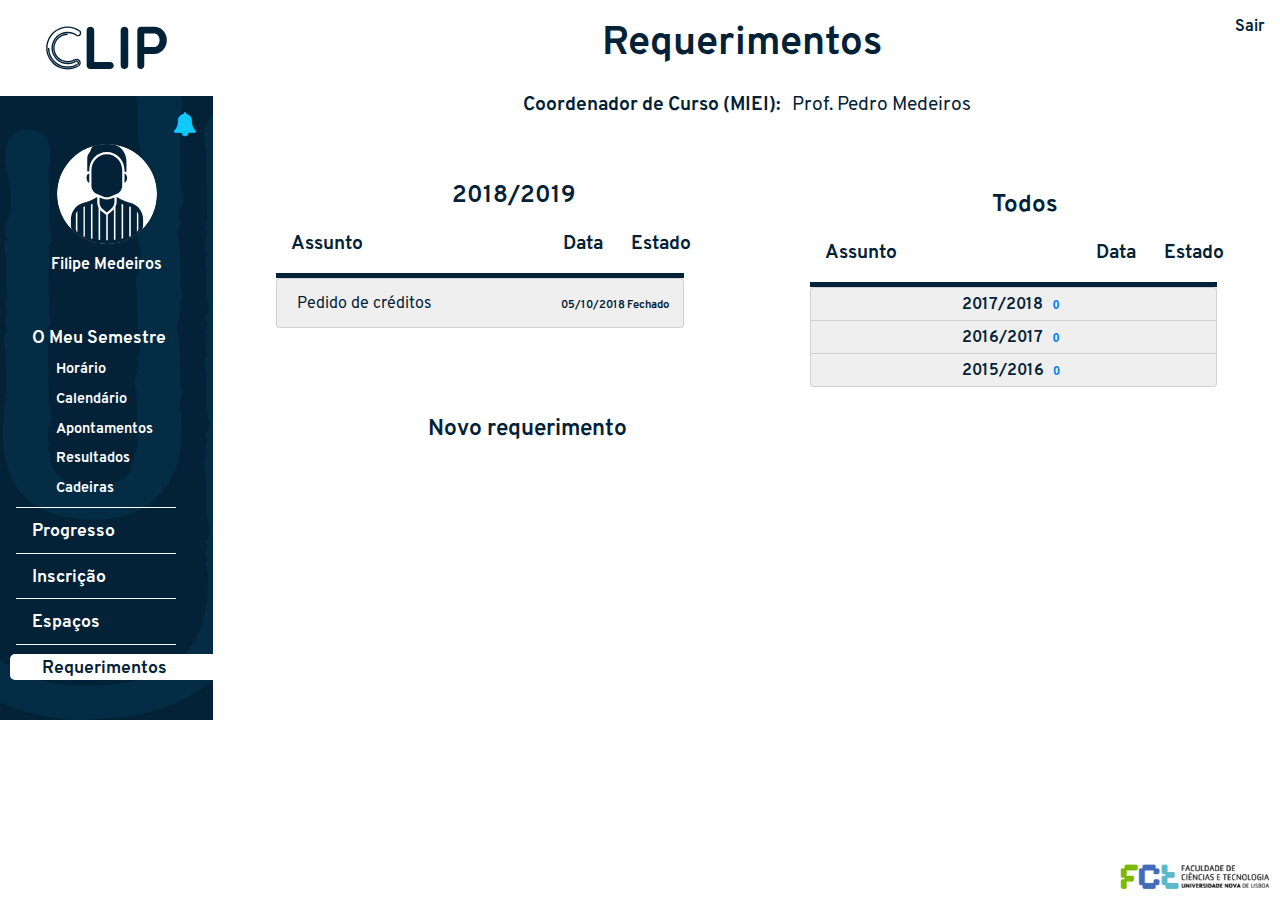
<file: pages/requerimentos.html>
<!DOCTYPE html>
<html lang="en">
<head>
    <meta charset="UTF-8">
    <title>CLIP FCT</title>
    <link rel="stylesheet" type="text/css" href="../css/bootstrap.css">
    <link rel="stylesheet" type="text/css" href="../css/clip.css">
    <link rel="icon" href="../favicon.ico">
    <link rel="stylesheet" href="https://cdnjs.cloudflare.com/ajax/libs/font-awesome/4.7.0/css/font-awesome.min.css">
    <link rel="stylesheet" href="https://use.fontawesome.com/releases/v5.5.0/css/all.css"
          integrity="sha384-B4dIYHKNBt8Bc12p+WXckhzcICo0wtJAoU8YZTY5qE0Id1GSseTk6S+L3BlXeVIU" crossorigin="anonymous">
</head>
<body>
<div class="container-fluid h-100">
    <div class="row h-100 ">
        <div class="col-lg-2 col-md-2 padding-none giantclip-bg-nav">
            <div class="top-style text-center">
                <img src="../img/LogoPrimary.svg" height="80" width="auto">
            </div>

            <i class="fa fa-bell fa-icon float-right d-inline-block" style="font-size:24px;"></i>

            <div class="user-picture text-center">
                <a href="perfil.html">
                    <div><img class="img-circle mb-2" src="../img/Person.svg"></div>
                    <div><span id="perfil_font" class="font-options-profile">Filipe Medeiros</span></div>
                </a>
            </div>

            <ul class="nav navbar-nav">
                <div id="semestre" onclick="selectSection('semestre','semestre_font')">
                    <a id="semestre_font" class="font-options" href="semestre.html">O Meu Semestre</a>
                </div>
                <a class="font-options-small" href="semestre.html">Horário</a>
                <a class="font-options-small" href="">Calendário</a>
                <a class="font-options-small" href="apontamentos.html">Apontamentos</a>
                <a class="font-options-small" href="">Resultados</a>
                <a class="font-options-small" href="">Cadeiras</a>
                <hr>
                <div id="progresso" onclick="selectSection('progresso','progresso_font')">
                    <a id="progresso_font" class="font-options" href="">Progresso</a>
                </div>
                <hr>

                <div id="inscricao" onclick="selectSection('inscricao','inscricao_font')">
                    <a id="inscricao_font" class="font-options" href="">Inscrição</a>
                </div>
                <hr>

                <div id="espacos" onclick="selectSection('espacos','espacos_font')">
                    <a id="espacos_font" class="font-options" href="espacos.html">Espaços</a>
                </div>
                <hr>

                <div id="requerimentos" onclick="selectSection('requerimentos','requerimentos_font')"
                     class="option-selected">
                    <a id="requerimentos_font" class="font-options font-options-selected" href="requerimentos.html">Requerimentos</a>
                </div>
            </ul>
        </div>
        <div class="col-lg-10 col-md-10" style="background:#ffffff">
            <div class="row">
                <div class="col-lg-12 col-md-12 text-center">
                    <h1 class="title-big-h1 d-inline-block ml-25 w-50">Requerimentos</h1>


                    <!--- rodacabeça --->

                    <div class="d-inline-block w-25 mb-3">
                        <div class="float-right">
                        <span class="sub-title cursor-pointer d-inline-block float-right"
                              onclick="logOut()">Sair </span>
                            <i class="fas fa-sign-out-alt fa-iconcursor-pointer d-inline-block"
                               style="font-size:20px; color:#032237" onclick="logOut()"></i>
                        </div>
                    </div>
                </div>
            </div>
            <div class="row">
                <div class="col-lg-12 col-md-12 text-center">
                    <h1>
                        <span class="sub-title-notes">Coordenador de Curso (MIEI): </span>
                        <span class="sub-title-notes-normal ml-2" id="contactos">Prof. Pedro Medeiros </span>
                    </h1>
                </div>
            </div>
            <div class="row margin-top-3">

                <!-----SEMESTRE ATUAL---------------------------------------------------------------------------------------->

                <div class="col-lg-6 col-md-6">
                    <div class="row">
                        <div class="m-auto ">
                            <div class="col-lg-3 col-md-3 d-inline-block">
                                <i class="fas fa-calendar-check"
                                   style="font-size:2rem; color:#032237; margin-top:0.5rem"></i>
                            </div>
                            <div class="col-lg-3 col-md-3 d-inline-block">
                                <p class="title-big-h2">2018/2019</p>
                            </div>
                        </div>
                    </div>
                    <div class="row ml-5 mr-5  border-bott">
                        <div class="col-lg-8 col-md-8 d-inline-block text-left">
                            <p class="sub-title-notes">Assunto</p>
                        </div>
                        <div class="col-lg-2 col-md-2 d-inline-block text-center">
                            <p class="sub-title-notes">Data</p>
                        </div>
                        <div class="col-lg-2 col-md-2 d-inline-block text-center">
                            <p class="sub-title-notes">Estado</p>
                        </div>
                    </div>
                    <div class="list-group ml-5 mr-5">
                        <ul class="list" id="list_recentes">
                            <li>
                                <a href="#" class="list-group-item secondary-bg">
                                    <div class="row">
                                        <div class="col-lg-8 col-md-8 d-inline-block text-left">
                                            <span class="sub-title-normal">Pedido de créditos</span>
                                        </div>
                                        <div class="col-lg-2 col-md-2 d-inline-block text-right">
                                            <span class="small-title">05/10/2018</span>
                                        </div>
                                        <div class="col-lg-2 col-md-2 d-inline-block text-right">
                                            <span class="small-title">Fechado</span>
                                        </div>
                                    </div>
                                </a>
                            </li>
                        </ul>
                    </div>

                    <div class="row ml-10 mt-15">
                        <p class="text-btn title-big-h3-2 cursor-pointer" onclick="on('add-req')">Novo requerimento</p>
                        <i class="fas fa-edit cursor-pointer"
                           style="font-size:2rem; color:#032237; margin-top:0.5rem; margin-left: 1rem"
                           onclick="on('add-req')"></i>
                    </div>

                </div>

                <!----- end SEMESTRE ATUAL----------------------------------------------------------------------------->


                <!-----SEMESTRES TODOS--------------------------------------------------------------------------------->

                <div class="col-lg-6 col-md-6">
                    <div class="row">
                        <div class="m-auto ">
                            <div class="col-lg-3 col-md-3 d-inline-block">
                                <i class="fas fa-calendar-alt"
                                   style="font-size:2rem; color:#032237; margin-top:0.5rem; margin-right: 2rem"></i>
                            </div>
                            <div class="col-lg-3 col-md-3 d-inline-block">
                                <p class="title-big-h2">Todos</p>
                            </div>
                        </div>
                    </div>
                    <div class="row ml-5 mr-5  border-bott">
                        <div class="col-lg-8 col-md-8 d-inline-block text-left">
                            <p class="sub-title-notes">Assunto</p>
                        </div>
                        <div class="col-lg-2 col-md-2 d-inline-block text-center">
                            <p class="sub-title-notes">Data</p>
                        </div>
                        <div class="col-lg-2 col-md-2 d-inline-block text-center">
                            <p class="sub-title-notes">Estado</p>
                        </div>
                    </div>
                    <div class="list-group ml-5 mr-5 scroll">
                        <a href="#" class="list-group-item secondary-bg py-1">
                            <div class="row">
                                <div class="col-lg-12 col-md-12 text-center">
                                    <span class="sub-title">2017/2018</span>
                                    <span class="badge" id="badge_17">0</span>
                                </div>
                            </div>
                        </a>
                        <a href="#" class="list-group-item secondary-bg py-1">
                            <div class="row">
                                <div class="col-lg-12 col-md-12 text-center">
                                    <span class="sub-title">2016/2017</span>
                                    <span class="badge" id="badge_16">0</span>
                                </div>
                            </div>
                        </a>
                        <a href="#" class="list-group-item secondary-bg py-1">
                            <div class="row">
                                <div class="col-lg-12 col-md-12 text-center">
                                    <span class="sub-title">2015/2016</span>
                                    <span class="badge" id="badge_15">0</span>
                                </div>
                            </div>
                        </a>
                    </div>
                </div>
            </div>

            <!----end SEMESTRES TODOS---------------------------------------------------------------------------------->

            <!--- rodape --->

            <div class="container-fluid footer-down">
                <a href="https://www.fct.unl.pt/" class="float-right">
                    <img class="d-inline-flex" src="../img/LogoFCT.jpg" style="height: 2rem">
                </a>
            </div>

            <!---------pop up novo apontament-------------------------------------------------------------------------->

            <div id="overlay-add-req" class="display-none">
                <div id="overlay-add-req-back" class="overlay-back" onclick="off('add-req')">
                </div>
                <div class="add_activity giantclip-bg text-center text_submit"
                     style="height: 72vh; width: 90vh">
                    <div class="row">
                        <div class="col-lg-10 col-md-10"></div>
                        <div class="col-lg-2 col-md-2 text-left mt--2">
                            <img class="cursor-pointer" src="../img/close.svg" width="50" height="53" onclick="off()">
                        </div>
                    </div>
                    <div class="row">
                        <div class="col-lg-12 col-md-12 text-center">
                            <h5 class="sub-title-white-notes">Novo requerimento</h5>
                        </div>
                    </div>
                    <div class="row mt-3">
                        <label class="col-lg-2 col-md-2 sub-title-white d-inline-block">Assunto:</label>
                        <input type="text" class="input-title col-lg-8 col-md-8 sub-title-normal-white d-inline-block"
                               id="assunto">
                    </div>
                    <div class="row">
                        <div class="container-fluid" style="padding: 0 80px 0 100px">
                            <div class="d-inline-block float-left">
                                <h1>
                                    <span class="sub-title-white">Âmbito </span>
                                    <span class="sub-title-normal-white ml-2">(máx 1500 caracteres):</span>
                                </h1>
                            </div>
                            <div class="d-inline-block float-right">
                                <h1>
                                    <span class="sub-title-white" id="counter_carac">0</span>
                                    <span class="sub-title-normal-white">/1500</span>
                                </h1>
                            </div>
                        </div>
                    </div>
                    <div class="row ml-5 mt-2 mb-3">
                        <textarea class="input-req col-lg-10 col-md-10  sub-title-normal ml-5"
                                  id="ambito" rows="5" cols="50" maxlength="1500"
                                  onkeyup="countCaracteres()"></textarea>
                    </div>
                    <div class="row">
                        <div class="col-lg-10 col-md-10"></div>
                        <div class="col-lg-2 col-md-2 text-left mt--2">
                            <button class="btn btn-submit cursor-pointer">
                                <img src="../img/SubmitLogo.svg" width="50" height="50">
                            </button>
                        </div>
                    </div>

                </div>
            </div>

        </div> <!--- rodape --->

        <div class="container-fluid footer-down">
            <a href="https://www.fct.unl.pt/" class="float-right">
                <img class="d-inline-flex" src="../img/LogoFCT.jpg" style="height: 2rem">
            </a>
        </div>
    </div>
</div>
<script src="../js/clip.js"></script>
</div>
</body>
</html>
</file>
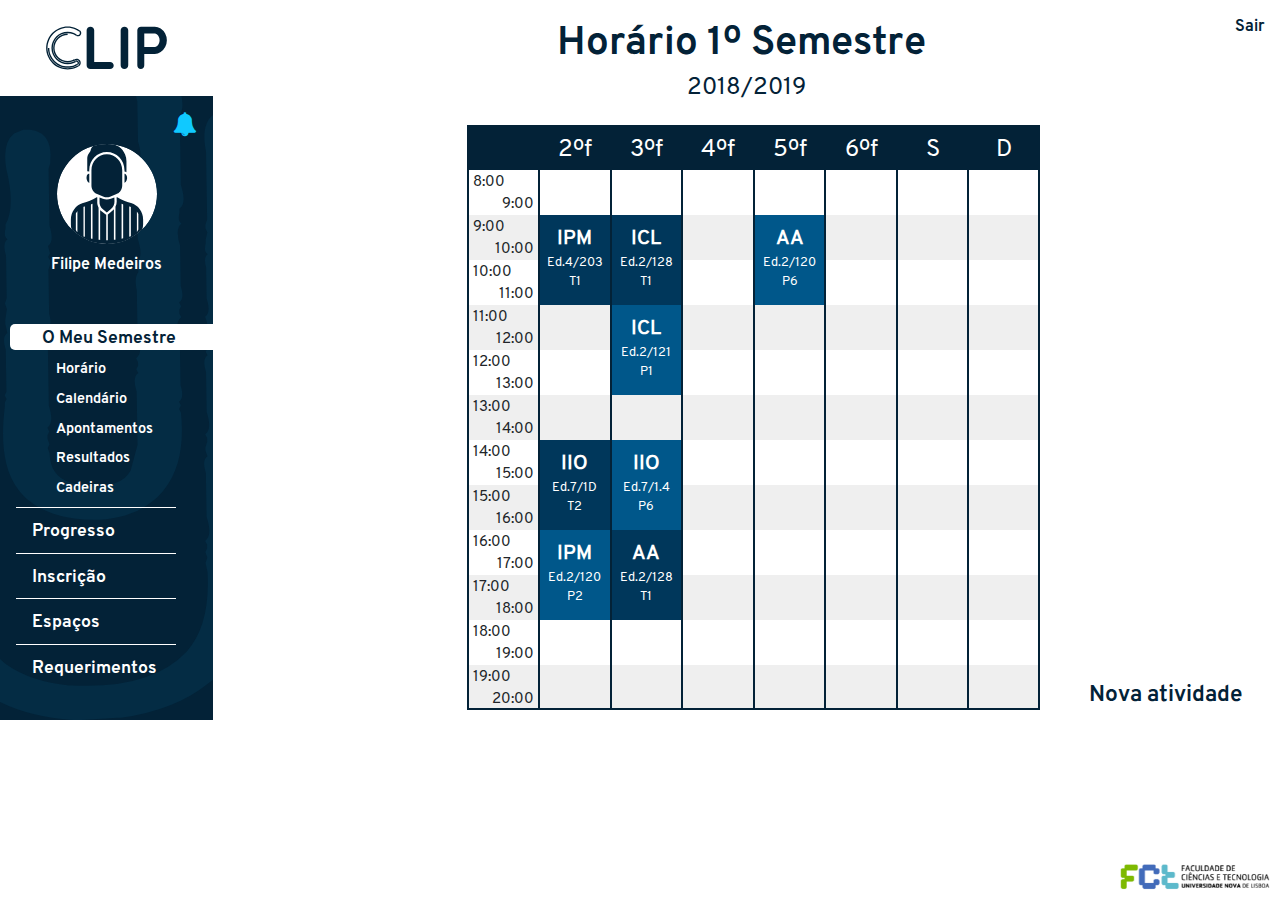
<file: pages/semestre.html>
<!DOCTYPE html>
<html lang="en">
<head>
    <meta charset="UTF-8">
    <title>CLIP FCT</title>
    <link rel="stylesheet" type="text/css" href="../css/bootstrap.css">
    <link rel="stylesheet" type="text/css" href="../css/clip.css">
    <link rel="icon" href="../favicon.ico">
    <link rel="stylesheet" href="https://cdnjs.cloudflare.com/ajax/libs/font-awesome/4.7.0/css/font-awesome.min.css">
    <link rel="stylesheet" href="https://use.fontawesome.com/releases/v5.5.0/css/all.css"
          integrity="sha384-B4dIYHKNBt8Bc12p+WXckhzcICo0wtJAoU8YZTY5qE0Id1GSseTk6S+L3BlXeVIU" crossorigin="anonymous">
</head>
<body>
<div class="container-fluid h-100">
    <div class="row h-100 ">
        <div class="col-lg-2 col-md-2 padding-none giantclip-bg-nav">
            <div class="top-style text-center">
                <img src="../img/LogoPrimary.svg" height="80" width="auto">
            </div>

            <i class="fa fa-bell fa-icon float-right d-inline-block" style="font-size:24px;"></i>


            <div class="user-picture text-center">
                <a href="perfil.html">
                    <div><img class="img-circle mb-2" src="../img/Person.svg"></div>
                    <div><span id="perfil_font" class="font-options-profile">Filipe Medeiros</span></div>
                </a>
            </div>

            <ul class="nav navbar-nav">
                <div id="semestre" onclick="selectSection('semestre','semestre_font')" class="option-selected">
                    <a id="semestre_font" class="font-options font-options-selected" href="semestre.html">O Meu
                        Semestre</a>
                </div>
                <a class="font-options-small" href="semestre.html">Horário</a>
                <a class="font-options-small" href="">Calendário</a>
                <a class="font-options-small" href="apontamentos.html">Apontamentos</a>
                <a class="font-options-small" href="">Resultados</a>
                <a class="font-options-small" href="">Cadeiras</a>
                <hr>
                <div id="progresso" onclick="selectSection('progresso','progresso_font')">
                    <a id="progresso_font" class="font-options" href="">Progresso</a>
                </div>
                <hr>

                <div id="inscricao" onclick="selectSection('inscricao','inscricao_font')">
                    <a id="inscricao_font" class="font-options" href="">Inscrição</a>
                </div>
                <hr>

                <div id="espacos" onclick="selectSection('espacos','espacos_font')">
                    <a id="espacos_font" class="font-options" href="espacos.html">Espaços</a>
                </div>
                <hr>

                <div id="requerimentos" onclick="selectSection('requerimentos','requerimentos_font')">
                    <a id="requerimentos_font" class="font-options" href="requerimentos.html">Requerimentos</a>
                </div>
            </ul>
        </div>
        <div class="col-lg-10 col-md-10 h-100" style="background:#ffffff">
            <div class="row">
                <div class="col-lg-12 col-md12 text-center">
                    <h1 class="title-big-h1 d-inline-block ml-25 w-50">Horário 1º Semestre</h1>


                    <!--- rodacabeça --->

                    <div class="d-inline-block w-25 mb-3">
                        <div class="float-right">
                        <span class="sub-title cursor-pointer d-inline-block float-right"
                              onclick="logOut()">Sair </span>
                            <i class="fas fa-sign-out-alt fa-iconcursor-pointer d-inline-block"
                               style="font-size:20px; color:#032237" onclick="logOut()"></i>
                        </div>
                    </div>

                    <h1 class="title-big-h2-normal">2018/2019</h1>
                </div>
            </div>
            <div class="row h-700">
                <div class="col-lg-10 col-md-10 text-center">


                    <!-- AQUI É O HORÁRIO
                    ---------------------------
                    -------------------------
                    ----------------------------->


                    <div class="container-fluid mt-3 ml-6">
                        <div class="row">
                            <div class="col-1 offset-2 sched-col left-border">
                                <div class="sched-cell day-cell">
                                </div>
                                <div class="sched-cell">
                                    <span class="float-left ml-1">8:00</span><br>
                                    <span class="float-right mr-1">9:00</span>
                                </div>
                                <div class="sched-cell secondary-bg">
                                    <span class="float-left ml-1">9:00</span><br>
                                    <span class="float-right mr-1">10:00</span>
                                </div>
                                <div class="sched-cell">
                                    <span class="float-left ml-1">10:00</span><br>
                                    <span class="float-right mr-1">11:00</span>
                                </div>
                                <div class="sched-cell secondary-bg">
                                    <span class="float-left ml-1">11:00</span><br>
                                    <span class="float-right mr-1">12:00</span>
                                </div>
                                <div class="sched-cell">
                                    <span class="float-left ml-1">12:00</span><br>
                                    <span class="float-right mr-1">13:00</span>
                                </div>
                                <div class="sched-cell secondary-bg">
                                    <span class="float-left ml-1">13:00</span><br>
                                    <span class="float-right mr-1">14:00</span>
                                </div>
                                <div class="sched-cell">
                                    <span class="float-left ml-1">14:00</span><br>
                                    <span class="float-right mr-1">15:00</span>
                                </div>
                                <div class="sched-cell secondary-bg">
                                    <span class="float-left ml-1">15:00</span><br>
                                    <span class="float-right mr-1">16:00</span>
                                </div>
                                <div class="sched-cell">
                                    <span class="float-left ml-1">16:00</span><br>
                                    <span class="float-right mr-1">17:00</span>
                                </div>
                                <div class="sched-cell secondary-bg">
                                    <span class="float-left ml-1">17:00</span><br>
                                    <span class="float-right mr-1">18:00</span>
                                </div>
                                <div class="sched-cell">
                                    <span class="float-left ml-1">18:00</span><br>
                                    <span class="float-right mr-1">19:00</span>
                                </div>
                                <div class="sched-cell secondary-bg border-bottom">
                                    <span class="float-left ml-1">19:00</span><br>
                                    <span class="float-right mr-1">20:00</span>
                                </div>

                            </div>


                            <div class="col-1 sched-col" id="col-2f">
                                <div class="sched-cell day-cell">
                                    2ºf
                                </div>
                                <div class="sched-cell" id="2f8">
                                </div>
                                <div class="sched-cell secondary-bg" id="2f9">
                                </div>
                                <div class="sched-cell" id="2f10">
                                </div>
                                <div class="sched-cell secondary-bg" id="2f11">
                                </div>
                                <div class="sched-cell" id="2f12">
                                </div>
                                <div class="sched-cell secondary-bg" id="2f13"></div>
                                <div class="sched-cell" id="2f14"></div>
                                <div class="sched-cell secondary-bg" id="2f15"></div>
                                <div class="sched-cell" id="2f16"></div>
                                <div class="sched-cell secondary-bg" id="2f17"></div>
                                <div class="sched-cell" id="2f18"></div>
                                <div class="sched-cell secondary-bg border-bottom" id="2f19"></div>
                            </div>


                            <div class="col-1 sched-col" id="col-3f">
                                <div class="sched-cell day-cell">
                                    3ºf
                                </div>
                                <div class="sched-cell" id="3f8">
                                </div>
                                <div class="sched-cell secondary-bg" id="3f9">
                                </div>
                                <div class="sched-cell" id="3f10">
                                </div>
                                <div class="sched-cell secondary-bg" id="3f11">
                                </div>
                                <div class="sched-cell" id="3f12">
                                </div>
                                <div class="sched-cell secondary-bg" id="3f13"></div>
                                <div class="sched-cell" id="3f14"></div>
                                <div class="sched-cell secondary-bg" id="3f15"></div>
                                <div class="sched-cell" id="3f16"></div>
                                <div class="sched-cell secondary-bg" id="3f17"></div>
                                <div class="sched-cell" id="3f18"></div>
                                <div class="sched-cell secondary-bg border-bottom" id="3f19"></div>
                            </div>


                            <div class="col-1 sched-col" id="col-4f">
                                <div class="sched-cell day-cell">
                                    4ºf
                                </div>
                                <div class="sched-cell" id="4f8">
                                </div>
                                <div class="sched-cell secondary-bg" id="4f9">
                                </div>
                                <div class="sched-cell" id="4f10">
                                </div>
                                <div class="sched-cell secondary-bg" id="4f11">
                                </div>
                                <div class="sched-cell" id="4f12">
                                </div>
                                <div class="sched-cell secondary-bg" id="4f13"></div>
                                <div class="sched-cell" id="4f14"></div>
                                <div class="sched-cell secondary-bg" id="4f15"></div>
                                <div class="sched-cell" id="4f16"></div>
                                <div class="sched-cell secondary-bg" id="4f17"></div>
                                <div class="sched-cell" id="4f18"></div>
                                <div class="sched-cell secondary-bg border-bottom" id="4f19"></div>
                            </div>


                            <div class="col-1 sched-col" id="col-5f">
                                <div class="sched-cell day-cell">
                                    5ºf
                                </div>
                                <div class="sched-cell" id="5f8">
                                </div>
                                <div class="sched-cell secondary-bg" id="5f9">
                                </div>
                                <div class="sched-cell" id="5f10">
                                </div>
                                <div class="sched-cell secondary-bg" id="5f11">
                                </div>
                                <div class="sched-cell" id="5f12">
                                </div>
                                <div class="sched-cell secondary-bg" id="5f13"></div>
                                <div class="sched-cell" id="5f14"></div>
                                <div class="sched-cell secondary-bg" id="5f15"></div>
                                <div class="sched-cell" id="5f16"></div>
                                <div class="sched-cell secondary-bg" id="5f17"></div>
                                <div class="sched-cell" id="5f18"></div>
                                <div class="sched-cell secondary-bg border-bottom" id="5f19"></div>
                            </div>


                            <div class="col-1 sched-col" id="col-6f">
                                <div class="sched-cell day-cell">
                                    6ºf
                                </div>
                                <div class="sched-cell" id="6f8">
                                </div>
                                <div class="sched-cell secondary-bg" id="6f9">
                                </div>
                                <div class="sched-cell" id="6f10">
                                </div>
                                <div class="sched-cell secondary-bg" id="6f11">
                                </div>
                                <div class="sched-cell" id="6f12">
                                </div>
                                <div class="sched-cell secondary-bg" id="6f13"></div>
                                <div class="sched-cell" id="6f14"></div>
                                <div class="sched-cell secondary-bg" id="6f15"></div>
                                <div class="sched-cell" id="6f16"></div>
                                <div class="sched-cell secondary-bg" id="6f17"></div>
                                <div class="sched-cell" id="6f18"></div>
                                <div class="sched-cell secondary-bg border-bottom" id="6f19"></div>
                            </div>


                            <div class="col-1 sched-col" id="col-s">
                                <div class="sched-cell day-cell">
                                    S
                                </div>
                                <div class="sched-cell" id="sf8">
                                </div>
                                <div class="sched-cell secondary-bg" id="sf9">
                                </div>
                                <div class="sched-cell" id="sf10">
                                </div>
                                <div class="sched-cell secondary-bg" id="sf11">
                                </div>
                                <div class="sched-cell" id="sf12">
                                </div>
                                <div class="sched-cell secondary-bg" id="sf13"></div>
                                <div class="sched-cell" id="sf14"></div>
                                <div class="sched-cell secondary-bg" id="sf15"></div>
                                <div class="sched-cell" id="sf16"></div>
                                <div class="sched-cell secondary-bg" id="sf17"></div>
                                <div class="sched-cell" id="sf18"></div>
                                <div class="sched-cell secondary-bg border-bottom" id="sf19"></div>
                            </div>


                            <div class="col-1 sched-col right-border" id="col-d">
                                <div class="sched-cell day-cell">
                                    D
                                </div>
                                <div class="sched-cell" id="df8">
                                </div>
                                <div class="sched-cell secondary-bg" id="df9">
                                </div>
                                <div class="sched-cell" id="df10">
                                </div>
                                <div class="sched-cell secondary-bg" id="df11">
                                </div>
                                <div class="sched-cell" id="df12">
                                </div>
                                <div class="sched-cell secondary-bg" id="df13"></div>
                                <div class="sched-cell" id="df14"></div>
                                <div class="sched-cell secondary-bg" id="df15"></div>
                                <div class="sched-cell" id="df16"></div>
                                <div class="sched-cell secondary-bg" id="df17"></div>
                                <div class="sched-cell" id="df18"></div>
                                <div class="sched-cell secondary-bg border-bottom" id="df19"></div>
                            </div>
                        </div>
                    </div>


                    <!-- AQUI EM CIMA É O HORÁRIO
                    ---------------------------
                    -------------------------
                    ------------------------------>


                </div>
                <div class="col-lg-2 col-md-2 text-center padding-none">
                    <div class="container-fluid distribute-vert padding-none">
                        <!--
                        <button type="button" class="btn button-medium"><p class="text-button-medium">Turmas</p>
                        </button>
                        <button type="button" class="btn button-medium"><p class="text-button-medium">Escolhido</p>
                        </button>
                        <button type="button" class="btn button-medium"><p class="text-button-medium">Completo</p>
                        </button>


                        <button id="add-act-btn" onclick="on('add-act')" type="button"
                                class="btn button-medium margin-right-6">
                            <p class="text-button-medium">Adicionar atividade</p>
                        </button>
                        -->

                        <button id="delete-act-btn" onclick="deleteAct()" type="button"
                                class="btn button-medium mt-40 display-none margin-right-6">
                            <p class="text-button-medium">Apagar atividade</p>
                        </button>

                        <div class="container-fluid ml--5" style="margin-top: 35rem; width: 15rem">
                            <p class="text-btn title-big-h3-2 cursor-pointer d-inline-block" onclick="on('add-act')">
                                Nova
                                atividade</p>
                            <i class="fas fa-calendar-plus cursor-pointer d-inline-block" onclick="on('add-act')"
                               style="font-size:2rem; color:#032237; margin-left: 0.5rem"></i>
                        </div>

                    </div>
                </div>

                <!--- rodape --->

                <div class="container-fluid footer-down">
                    <a href="https://www.fct.unl.pt/" class="float-right">
                        <img class="d-inline-flex" src="../img/LogoFCT.jpg" style="height: 2rem">
                    </a>
                </div>
            </div>


            <!------------------------
            -------------------------
            ----------------------
                       MODALS
            ----------------------------
            --------------------------
            ----------------------------->

            <div id="overlay-add-act" class="display-none">
                <div id="overlay-add-act-back" class="overlay-back" onclick="off('add-act')"></div>
                <div class="text_submit add_activity1 pb-2
                giantclip-bg text-center d-flex flex-column justify-content-between">

                    <!-- Titulo modal -->
                    <div class="mb-4">
                        <div class="w-25 float-right lh-0">
                            <img class="cursor-pointer float-right mr-4" style="height: 40px;"
                                 src="../img/close.svg"
                                 onclick="off('add-act')">
                        </div>

                        <div class="w-50 float-right d-inline-flex mt-4
                            lh-auto flex-column justify-content-center">
                            <h4 class="type-letter">Nova atividade</h4>
                        </div>
                    </div>

                    <!-- Titulo -->
                    <div>
                        <div class="float-left text-right w-25 lh-0 pr-3">
                            <span class="sub-title-white text-right lh-auto">Título:</span>
                        </div>

                        <div class="float-left w-50 text-left lh-0">
                            <input type="text"
                                   class="input-title sub-title-normal-white lh-auto m-auto"
                                   id="act-title">
                        </div>

                    </div>

                    <!-- Horas -->
                    <div class="mt-4 mb-4">
                        <div class="float-left h-100 text-right w-25 lh-0 pr-3">
                            <div class="d-flex flex-column justify-content-center h-100">
                                <span class="sub-title-white text-right lh-auto">Horas:</span>
                            </div>
                        </div>

                        <div class="float-left w-50 text-center lh-0">
                            <div class="d-inline-flex flex-column justify-content-center
                            h-100">
                                <label for="i-act-hour"
                                       class="lh-auto d-inline-block type-letter-small">Início</label>
                            </div>

                            <div class="d-inline-flex flex-column justify-content-center h-100">
                                <input id="i-act-hour" class="text-center form-control
                                d-inline-block"
                                       style="width: 65px;"
                                       value="8"
                                       type="number"
                                       min="8" max="20">
                            </div>

                            <div class="d-inline-flex flex-column justify-content-center h-100">
                                <label for="f-act-hour" class="lh-auto d-inline-block type-letter-small">-</label>
                            </div>

                            <div class="d-inline-flex flex-column justify-content-center h-100">
                                <input id="f-act-hour" class="text-center form-control"
                                       value="9"
                                       style="width: 65px;"
                                       type="number"
                                       min="8" max="20">
                            </div>

                            <div class="d-inline-flex flex-column justify-content-center h-100">
                                <span class="lh-auto type-letter-small">Fim</span>
                            </div>
                        </div>
                    </div>

                    <!-- Dias -->
                    <div>
                        <h6 class="type-letter-small mb-3">Dias da semana</h6>
                        <div class="d-flex justify-content-between w-76 m-auto">
                            <button id="btn-2f" type="button" data-id="false" class="btn button-medium-border day-btn"
                                    onclick="highlightDay(this)">
                                <p class="text-button-medium">2ªf</p>
                            </button>

                            <button id="btn-3f" type="button" data-id="false" class="btn button-medium-border day-btn"
                                    onclick="highlightDay(this)">
                                <p class="text-button-medium">3ªf</p>
                            </button>

                            <button id="btn-4f" type="button" data-id="false" class="btn button-medium-border day-btn"
                                    onclick="highlightDay(this)">
                                <p class="text-button-medium">4ªf</p>
                            </button>

                            <button id="btn-5f" type="button" data-id="false" class="btn button-medium-border day-btn"
                                    onclick="highlightDay(this)">
                                <p class="text-button-medium">5ªf</p>
                            </button>

                            <button id="btn-6f" type="button" data-id="false" class="btn button-medium-border day-btn"
                                    onclick="highlightDay(this)">
                                <p class="text-button-medium">6ªf</p>
                            </button>

                            <button id="btn-s" type="button" data-id="false" class="btn button-medium-border day-btn"
                                    onclick="highlightDay(this)">
                                <p class="text-button-medium">Sáb</p>
                            </button>

                            <button id="btn-d" type="button" data-id="false" class="btn button-medium-border day-btn"
                                    onclick="highlightDay(this)">
                                <p class="text-button-medium">Dom</p>
                            </button>
                        </div>
                    </div>

                    <!-- Cor -->
                    <div>
                        <div class="lh-0 mt-3 ml-5 d-inline-block">
                            <div class="lh-0 d-inline-flex flex-column justify-content-center h-100">
                                <label for="color-select"
                                       class="sub-title-white float-left lh-auto">
                                    Escolhe a cor para a atividade </label>
                            </div>

                            <div class="lh-0 d-inline-flex flex-column justify-content-center h-100">
                                <input class="jscolor jscolor-active text sub-title d-inline-block"
                                       value="00c5ff" id="color-select"
                                       onchange="changeColor(event)" autocomplete="off"
                                       style="background: #00c5ff none;color: #032237;
                               border-radius: 5px; width: 69px;">
                            </div>
                        </div>


                        <div class="d-inline-block float-right mr-4 mt-4">
                            <i class="fas fa-arrow-circle-right cursor-pointer"
                               style="font-size: 6vh; color:#ffffff;"
                               onclick="addActivityGetValues()"></i>
                        </div>
                    </div>
                </div>
            </div>


        </div>
    </div>

</div>
<script src="../js/jscolor.js"></script>
<script src="../js/clip.js"></script>
</body>
</html>
</file>
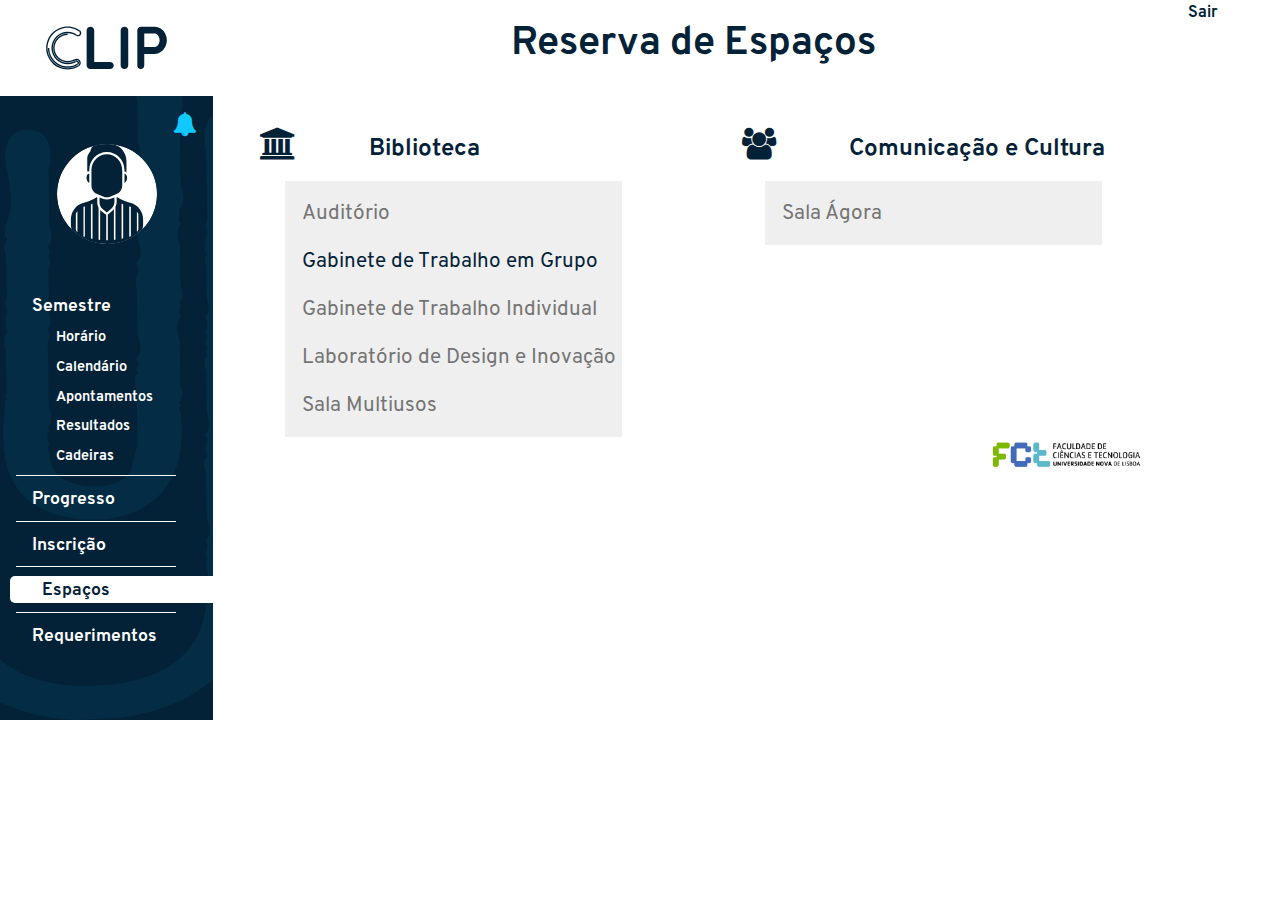
<file: pages/space.html>
<!DOCTYPE html>
<html lang="en">
<head>
    <meta charset="UTF-8">
    <title>CLIP FCT</title>
    <link rel="stylesheet" type="text/css" href="../css/bootstrap.css">
    <link rel="stylesheet" type="text/css" href="../css/clip.css">
    <link rel="icon" href="../favicon.ico">
    <link rel="stylesheet" href="https://cdnjs.cloudflare.com/ajax/libs/font-awesome/4.7.0/css/font-awesome.min.css">
    <link rel="stylesheet" href="https://use.fontawesome.com/releases/v5.5.0/css/all.css"
          integrity="sha384-B4dIYHKNBt8Bc12p+WXckhzcICo0wtJAoU8YZTY5qE0Id1GSseTk6S+L3BlXeVIU" crossorigin="anonymous">
</head>
<body>
<div class="container-fluid h-100">
    <div class="row h-100 ">

        <div class="col-lg-2 col-md-2 padding-none giantclip-bg-nav">

            <div class="top-style text-center">
                <img src="../img/LogoPrimary.svg" height="80" width="auto">
            </div>

            <i class="fa fa-bell fa-icon float-right d-inline-block" style="font-size:24px;"></i>

            <div class="user-picture text-center">
                <a href="profile.html">
                    <img class="img-circle" src="../img/Person.svg">
                </a>
            </div>

            <ul class="nav navbar-nav">
                <div id="semestre" onclick="selectSection('semestre','semestre_font')">
                    <a id="semestre_font" class="font-options" href="homepage.html">Semestre</a>
                </div>
                <a class="font-options-small" href="homepage.html">Horário</a>
                <a class="font-options-small" href="">Calendário</a>
                <a class="font-options-small" href="apontamentos.html">Apontamentos</a>
                <a class="font-options-small" href="">Resultados</a>
                <a class="font-options-small" href="">Cadeiras</a>
                <hr>
                <div id="progresso" onclick="selectSection('progresso','progresso_font')">
                    <a id="progresso_font" class="font-options" href="">Progresso</a>
                </div>
                <hr>

                <div id="inscricao" onclick="selectSection('inscricao','inscricao_font')">
                    <a id="inscricao_font" class="font-options" href="">Inscrição</a>
                </div>
                <hr>

                <div id="espacos" onclick="selectSection('espacos','espacos_font')" class="option-selected">
                    <a id="espacos_font" class="font-options font-options-selected" href="space.html">Espaços</a>
                </div>
                <hr>

                <div id="requerimentos" onclick="selectSection('requerimentos','requerimentos_font')">
                    <a id="requerimentos_font" class="font-options" href="requerimentos.html">Requerimentos</a>
                </div>
            </ul>

        </div>

        <div class="col-lg-9 col-md-9" style="background:#ffffff">
            <div class="row">
                <div class="col-lg-12 col-md-12 text-center">
                    <h1 class="title-big-h1">Reserva de Espaços</h1>
                </div>
            </div>
            <div class="row margin-top-3">
                <div class="col-lg-6 col-md-6">
                    <div class="row">
                        <div class="m-auto ">
                            <div class="col-lg-3 col-md-3 d-inline-block">
                                <i class="fa fa-institution"
                                   style="font-size:2rem; color:#032237; margin-top:0.5rem"></i>
                            </div>
                            <div class="col-lg-3 col-md-3 d-inline-block">
                                <p class="title-big-h2" style="width: 35vh">Biblioteca</p>
                            </div>
                        </div>
                    </div>
                </div>
                <div class="col-lg-6 col-md-6">
                    <div class="row">
                        <div class="m-auto ">
                            <div class="col-lg-3 col-md-3 d-inline-block">
                                <i class="fa fa-users"
                                   style="font-size:2rem; color:#032237; margin-top:0.5rem;"></i>
                            </div>
                            <div class="col-lg-3 col-md-3 d-inline-block">
                                <p class="title-big-h2 " style="width: 35vh">Comunicação e Cultura</p>
                            </div>
                        </div>
                    </div>
                </div>
            </div>
            <div class="row">
                <div class="col-lg-6 col-md-6">
                    <div class="container-fluid h-100 w-75" id="biblioteca" style="background:#EFEFEF">
                        <section class="nav navbar-nav margin-none">
                            <option class="dropdown-style-not-available" id="auditory" onclick="auditory()">Auditório
                            </option>
                            <option class="finger-pointer dropdown-style" id="gab_group" onclick="gab_group()">Gabinete
                                de Trabalho em Grupo
                            </option>
                            <option class="dropdown-style-not-available" id="gab_ind" onclick="gab_ind()">Gabinete de
                                Trabalho Individual
                            </option>
                            <option class="dropdown-style-not-available" id="lab_des_ino" onclick="lab_des_ino()">
                                Laboratório de Design e Inovação
                            </option>
                            <option class="dropdown-style-not-available" id="class_mult" onclick="class_mult()">Sala
                                Multiusos
                            </option>
                        </section>
                    </div>
                </div>
                <div id="comunication" class="col-lg-6 col-md-6">
                    <div class="container-fluid h-25 w-75" style="background:#EFEFEF">
                        <section class="nav navbar-nav margin-none">
                            <option class="dropdown-style-not-available" id="class_agora" onclick="class_agora()">Sala
                                Ágora
                            </option>
                        </section>
                    </div>
                </div>
            </div>

            <!--Form-->

            <div class="row col-lg-12 col-md-12">
                <div class="col-lg-7 col-md-7" id="gab_group_form" style="display:none">
                    <div id="caixa" class="container-fluid"
                         style="background:#032237; border-radius:1%; height:35vh; margin-top: 2rem; width: 70vh">
                        <div class="row">
                            <div class="col-lg-12 col-md-12 text-center">
                                <h5 class="type-letter-color">Data</h5>
                            </div>
                        </div>
                        <div class="row">
                            <div class="col-lg-2 col-md-2 text-center"></div>
                            <div class="col-lg-8 col-md-8 text-center">
                                <input class="form-control w-70 m-auto text-center" type="date" id="date_input"
                                       onchange="onDateChange()">
                            </div>
                            <div class="col-lg-2 col-md-2 text-center"></div>
                        </div>
                        <div class="row">
                            <div class="col-lg-12 col-md-12 text-center">
                                <h5 class="type-letter-color">Hora de Início</h5>
                            </div>
                        </div>
                        <div class="row">
                            <div class="col-lg-2 col-md-2 text-right"></div>
                            <div class="col-lg-2 col-md-2 text-right">
                                <button type="button" class="btn button-medium-border" id="btn_1"
                                        onclick="confirmDateHourToSelect(1)"><p class="text-button-medium"
                                                                                id="option_1">9:00</p></button>
                            </div>
                            <div class="col-lg-2 col-md-2 text-right">
                                <button type="button" class="btn button-medium-border" id="btn_2"
                                        onclick="confirmDateHourToSelect(2)"><p class="text-button-medium"
                                                                                id="option_2">12:00</p></button>
                            </div>
                            <div class="col-lg-2 col-md-2 text-right">
                                <button type="button" class="btn button-medium-border" id="btn_3"
                                        onclick="confirmDateHourToSelect(3)"><p class="text-button-medium"
                                                                                id="option_3">14:00</p></button>
                            </div>
                            <div class="col-lg-2 col-md-2 text-right">
                                <button type="button" class="btn button-medium-border" id="btn_4"
                                        onclick="confirmDateHourToSelect(4)"><p class="text-button-medium"
                                                                                id="option_4">17:00</p></button>
                            </div>
                            <div class="col-lg-2 col-md-2 text-right"></div>
                        </div>
                        <div class="row" id="invalidDate">
                            <div class="col-lg-12 col-md-12 text-center margin-top-1">
                                <img class="display-none mr-2" src="../img/error.svg" style="height: 3vh; width: 3vh"
                                     id="img_invalidDate">
                                <h6 class="type_letter" id="name_invalidDate"></h6>
                            </div>
                        </div>

                        <div class="row">
                            <div class="col-lg-9 col-md-9 display-none text-right margin-top-1 " id="gab_selected">
                                <h1 class="type_letter" id="name_gab_selected"></h1>
                            </div>
                            <div class="col-lg-3 col-md-3 display-none text-center mt-2" id="btn_submit">
                                <i class="fas fa-arrow-circle-right cursor-pointer"
                                   style="font-size:5vh; color:#ffffff;"
                                   onclick="submit_reservation()"></i>
                            </div>
                        </div>

                        <div id="overlay-confirm-res" class="display-none">
                            <div id="overlay-confirm-res-back" class="overlay-back" onclick="off('confirm-res')">
                            </div>
                            <div class="add_activity2 giantclip-bg text-center text_submit col-lg-5 col-md-5">
                                <div class="row">
                                    <div class="col-lg-2 col-md-2 margin-top--3 ml-auto">
                                        <img class="cursor-pointer" src="../img/close.svg" height="40"
                                             onclick="off('confirm-res')">
                                    </div>
                                </div>
                                <div class="row display-none" id="fa_show">
                                    <div class="col-lg-12 col-md-12 text-center">
                                        <i class="fa fa-warning" style="font-size:1.6rem"></i>
                                    </div>
                                </div>
                                <div class="row display-none" id="attention_show">
                                    <div class="col-lg-12 col-md-12 text-center">
                                        <h6 class="type_letter">Esta sala está reservada, se fizer a reserva ficará
                                            em fila de espera. No caso de haver desistência será avisado(a).</h6>
                                    </div>
                                </div>
                                <hr class="display-none" id="hr_show">
                                <div class="row">
                                    <div class="col-lg-12 col-md-12 text-center">
                                        <h5 class="type_letter margin-bottom-3">Reserva Gabinete de Trabalho
                                            Individual</h5>
                                    </div>
                                </div>
                                <div class="row margin-bottom-3">
                                    <div class="col-lg-1 col-md-1"></div>
                                    <div class="col-lg-2 col-md-2 text-right">
                                        <h6 class="type_letter">Dia:</h6>
                                    </div>
                                    <div class="col-lg-3 col-md-3 text-left">
                                        <h6 class="type_letter_no_bold" id="date_output"></h6>
                                    </div>
                                    <div class="col-lg-2 col-md-2 text-right">
                                        <h6 class="type_letter">Hora:</h6>
                                    </div>
                                    <div class="col-lg-3 col-md-3 text-left">
                                        <h6 class="type_letter_no_bold" id="hour_output"></h6>
                                    </div>
                                    <div class="col-lg-1 col-md-1"></div>
                                </div>
                                <div class="row">
                                    <div class="col-lg-12 col-md-12 text-center">
                                        <h6 class="type_letter" id="gab_output"></h6>
                                    </div>
                                </div>
                                <div class="row">
                                    <div class="col-lg-12 col-md-12 text-center">
                                        <button type="button" class="btn button-medium-light margin-none"><p
                                                class="text-button-small-bold-light">Confirmar</p></button>
                                    </div>
                                </div>

                            </div>
                        </div>
                    </div>
                </div>
                <div class="col-lg-5 col-md-5" id="gab_group_availability" style="display:none">
                    <div class="container-fluid h-80">
                        <div class="row">
                            <div class="col-lg-12 col-md-12 text-center">
                                <h1 class="title_medium">Disponibilidades</h1>
                            </div>
                        </div>
                        <div class="row text-center mb-1">
                            <div class="col-lg-12 col-md-12">
                                <div class="container-fluid title-big-h2" align="center">
                                    <table id="table_availability"></table>
                                </div>
                            </div>
                        </div>
                    </div>
                </div>
            </div>

            <!--Information-->

            <div class="container-fluid display-none margin-top-1" id="info_availability">
                <div class="row">
                    <div class="col-lg-12 col-md-12">
                        <i class="fa fa-info-circle" style="color:#032237; font-size:1.1rem"></i>
                    </div>
                </div>
                <div class="row">
                    <div class="col-lg-12 col-md-12">
                        <span class="info_style">* Todas as reservas estão sujeitas a confirmação.</span>
                    </div>
                </div>
                <div class="row">
                    <div class="col-lg-12 col-md-12">
                        <span class="info_style">* Toda a logistica necessária deve ser solicitada previamente.</span>
                    </div>
                </div>
                <div class="row">
                    <div class="col-lg-12 col-md-12">
                        <span class="info_style">* No fim do periodo de utilização, o responsável pela reserva
                            do espaço deve fechá-lo à chave e devolvê-lo no Piso 0 da Biblioteca.</span>
                    </div>
                </div>
                <div class="row">
                    <div class="col-lg-12 col-md-12">
                        <span class="info_style">* Os organizadores dos eventos devem assegurar que os participantes
                            não façam barulho à entrada e saída do auditório para não pertubar o normal funcionamento da
                            Biblioteca. </span>
                    </div>
                </div>
            </div>

            <!--- rodape --->

            <div class="container-fluid footer">
                <a href="https://www.fct.unl.pt/" class="float-right">
                    <img class="d-inline-flex" src="../img/LogoFCT.jpg" style="height: 2rem">
                </a>
            </div>
        </div>
        <div class="col-lg-1 col-md-1 w-15">
            <span class="sub-title cursor-pointer d-inline-block" onclick="logOut()"> Sair </span>
            <i class="fas fa-sign-out-alt fa-icon cursor-pointer d-inline-block"
               style="font-size:20px; color:#032237" onclick="logOut()"></i>
        </div>
    </div>
</div>

<script src="../js/clip.js"></script>

</body>
</html>
</file>
<file: css/clip.css>
@font-face {
    font-family: Overpass;
    src: url(../fonts/overpass/overpass-regular.otf);
}

@font-face {
    font-family: OverpassBold;
    src: url(../fonts/overpass/overpass-bold.otf);
}

html,
body {
    height: 100%;
}

body {
    display: flex;
}

.primary-bg {
    background-color: #032237;
}

.secondary-bg {
    background-color: #EFEFEF;
}

.secondary-bg-fade {
    background: #efefef; /* Old browsers */
    background: -moz-linear-gradient(top, #efefef 0%, #ffffff 100%); /* FF3.6-15 */
    background: -webkit-linear-gradient(top, #efefef 0%, #ffffff 100%); /* Chrome10-25,Safari5.1-6 */
    background: linear-gradient(to bottom, #efefef 0%, #ffffff 100%); /* W3C, IE10+, FF16+, Chrome26+, Opera12+, Safari7+ */
}

.giantclip-bg {
    background: #032237 url("../img/LoginBackground.svg") no-repeat right top/contain;
}

.giantclip-bg-nav {
    background: #032237 url("../img/LoginBackground.svg") no-repeat right top/cover;
    height: 45rem;
}

.h-700{
    height: 692px;
}

.h-800{
    height: 830px;
}

.primary-text {
    color: #032237;
}

.secondary-text {
    color: #EFEFEF;
}

.text {
    font-family: "Overpass";
}

.input-notes[type=text] {
    width: 100%;
    box-sizing: border-box;
    border: none;
    border-bottom: 2px solid #032237;
    outline: none;
    border-radius: 5px;
    background: transparent;
}

.input-title[type=text] {
    width: 100%;
    box-sizing: border-box;
    border: none;
    border-bottom: 2px solid #ffffff;
    background: transparent;
    outline: none;
}

.input-req {
    width: 100%;
    box-sizing: border-box;
    border: none;
    background: #ffffff;
    outline: none;
    border-radius: 5px;
}

.small-text {
    font-size: 15px;
    font-family: "Overpass";
    color: #032237;
}

.title-big {
    font-size: 90px;
}

.margin-top-20 {
    margin-top: 20vh;
}

.margin-top-2 {
    margin-top: 2vh;
}

.margin-right-6 {
    margin-right: 6vh;
    margin-left: -6vh;
}

.margin-left-20 {
    margin-right: 20vh;
}

.margin-top-5 {
    margin-top: 5vh;
}

.margin-top--3 {
    margin-top: -3vh;
}

.subtitle {
    font-size: 2vw;
    word-wrap: normal;
    padding-top: 9px;
}

.circle {
    width: 1.5vw;
}

.subtitle-box {
    margin-top: 4vh;
}

.all-subtitles {
    margin-top: -2vh;
}

.logo-login {
    width: 20vw;
}

.text-box-login {
    background-color: #E3E3E3;
    border-radius: 5px;
    box-shadow: 0 0 40px rgba(0, 0, 0, .3);
}

.margin-bottom-9 {
    margin-bottom: 9vh;
}

.margin-bottom-3 {
    margin-bottom: 3vh;
}

.margin-top--1 {
    margin-bottom: -2vh;
}

.form-logo {
    width: 100%;
}

.pt-2-5 {
    padding-top: 1vh;
}

.input-text-login {
    background: transparent;
    border: none;
    height: 5vh;
    width: 100%;
    font-size: 2vw;
    outline: none;
}

.username {
    width: 23.5vw;
}

.submit-login {
    width: 2.7vw;
    margin-left: 1.5vw;
}

.login-container {
    margin-top: 25vh;
}

.cursor-pointer:hover {
    cursor: pointer;
}



.password-input-login {
    margin-top: 0.3em;
    width: 20vw;
}

.forgot-password {
    color: #032237;
}

.forgot-password:hover {
    text-decoration: underline;
    color: #032237;
}

input:-webkit-autofill,
input:-webkit-autofill:hover,
input:-webkit-autofill:focus
textarea:-webkit-autofill,
textarea:-webkit-autofill:hover
textarea:-webkit-autofill:focus,
select:-webkit-autofill,
select:-webkit-autofill:hover,
select:-webkit-autofill:focus {
    border: none;
    transition: background-color 5000s ease-in-out 0s;
    outline: none;
}

::placeholder { /* Chrome, Firefox, Opera, Safari 10.1+ */
    font-family: "Overpass";
}

.right {
    left: 100%;
    -webkit-transform: translate(-100%, 0);
}

::-ms-input-placeholder { /* Microsoft Edge */
    font-family: "Overpass";
}

:-ms-input-placeholder { /* Internet Explorer 10-11 */
    font-family: "Overpass";
}

.vertical-center {
    min-height: 100%;

    display: flex !important;
    align-items: center;
}

.distribute-vert {
    display: flex;
    flex-direction: column;
    justify-content: space-between;
}

.padding-none {
    padding: 0;
!important;
}

.h-70-mt-5 {
    height: 70%;
    margin-top: 5%;
}

.h-70 {
    height: 70%;

}

.ml--2 {
    margin-left: -20px;
}

.ml--3 {
    margin-left: -30px;
}

.ml--5 {
    margin-left: -50px;
}

.ml-10 {
    margin-left: 200px;
}

.ml-15 {
    margin-left: 250px;
}

.ml-20 {
    margin-left: 300px;
}

.mr-10 {
    margin-right: 200px;
}

.mr--2 {
    float: right;
    margin-right: -20px;
}

.h-110 {
    height: 110%;
}

.w-80 {
    width: 75%;
}

.w-12-5 {
    width: 12.5%;
}

.w-76 {
    width: 78%;
}

.w-40 {
    width: 40%;
}

.w-60 {
    width: 60%;
}

.w-15 {
    width: 15%;
}

.w-20 {
    width: 20%;
}
.w-30 {
    width: 30% !important;
}

.w-70 {
    width: 70% !important;
}

.h-80 {
    height: 80%;
}

.h-40 {
    height: 40%;
}

.h-20 {
    height: 20%;
}

.h-30 {
    height: 30%;
}

.h-35 {
    height: 35%;
}

.h-15 {
    height: 15%;
}

.h-10 {
    height: 10%;
}

.h-5 {
    height: 5%;
}

.dividor {
    border-left: 4px #032237 solid;
    margin-left: -1vw;
}

.h-75-imp {
    height: 75% !important;
}

.mt-8 {
    margin-top: 8vh;
}

.mt-5 {
    margin-top: 5vh;
}

.mt-10 {
    margin-top: 10vh;
}

.mt-15 {
    margin-top: 15%;
}

.mt-20 {
    margin-top: 20vh;
}

.mt--2 {
    margin-top: -2vh;
}

.mt--3 {
    margin-top: -3vh;
}
.mt-40 {
    margin-top: 200px !important;
    margin-left: -50px;
}

.nav-bar {
    background: #032237;
}

@keyframes animation-in {
    from {
        opacity: 0;
        transform: scale(0.8) translate(-50%, -50%);
    }

    to {
        opacity: 1;
        transform: scale(1.0) translate(-50%, -50%);
    }
}

.fade-in {
    animation: animation-in 0.35s;
}

.scroll {
    height: 330px;
    overflow-x: hidden;
    overflow-y: auto;

}

.font-options-profile {
    font-family: "OverpassBold";
    font-size: 1rem;
    text-decoration: none;
    color: white !important;
    margin-bottom: 0;
    margin-top: 0;
}

.font-options {
    font-family: "OverpassBold";
    font-size: 1.1rem;
    text-decoration: none;
    color: white !important;
    margin-bottom: 0;
    margin-top: 0;
    padding: 0 2rem 0 2rem;
}

.option-selected {
    background: white;
    margin-left: 10px;
    border-radius: 5px 0 0 5px;
}

.font-options-selected {
    font-family: "OverpassBold";
    font-size: 1.1rem;
    text-decoration: none;
    color: #032237 !important;
    margin-bottom: 0;
    margin-top: 0;
    padding: 0 2rem 0 2rem;
}

.font-options-small {
    font-family: "OverpassBold";
    font-size: 0.9rem;
    text-decoration: none;
    color: white !important;
    margin-bottom: 0;
    margin-top: 0.5rem;
    margin-left: 1.5rem;
    padding: 0 4rem 0 2rem;
}

textarea {
    resize: none;
}

a:hover {
    color: #4e555b !important;
    text-decoration: none;
}

.top-style {
    background: white;
    padding: 0.5rem;
}

hr {
    border-top: 1px solid rgb(255, 255, 255);
    width: 75%;
    margin-left: 1rem;
    margin-top: 1vh;
    margin-bottom: 1vh;
}

.img-circle {
    border-radius: 50%;
}

.profile-pic{
    height: 15vh;
    width: 15vh;
}

.user-picture {
    margin-bottom: 3rem;
    margin-top: 3rem;
}

.user-picture img {
    height: 100px;
    width: auto;
}

.fa-icon {
    color: #10c9ff;
    margin-top: 1rem;
    margin-right: 1rem
}

.small-title {
    font-family: OverpassBold;
    color: #032237;
    font-size: 0.7rem !important;
}

.title {
    margin-top: 2rem;
    font-family: OverpassBold;
    color: #032237;
    font-size: 1.5rem !important;
}

.normal_big_title {
    margin-top: 2rem;
    font-family: OverpassBold;
    color: #032237;
    font-size: 1.3rem !important;
}

.big_title {
    margin-top: 2rem;
    font-family: Overpass;
    color: #032237;
    font-size: 1.3rem !important;
}

.normal_big_title-white {
    margin-top: 2rem;
    font-family: OverpassBold;
    color: #ffffff;
    font-size: 1.3rem !important;
}

.sub-title {
    font-family: OverpassBold;
    color: #032237;
    font-size: 1rem !important;
}

.sub-title-notes {
    font-family: OverpassBold;
    color: #032237;
    font-size: 1.2rem !important;
}

.sub-title-notes-normal {
    font-family: Overpass;
    color: #032237;
    font-size: 1.2rem !important;
}

.sub-title-white-notes {
    font-family: OverpassBold;
    color: #ffffff;
    font-size: 1.2rem !important;
}

.sub-title-white {
    font-family: OverpassBold;
    color: #ffffff;
    font-size: 1rem !important;
}

.sub-title-normal {
    font-family: Overpass;
    color: #032237;
    font-size: 1rem !important;
}

.sub-title-normal-white {
    font-family: Overpass;
    color: #ffffff;
    font-size: 1rem !important;
}

.form-control-hours:focus {
    color: #495057;
    background-color: transparent;
    border: none;
    border-bottom: 2px solid #ffffff;
    outline: 0;
    box-shadow: 0 0 0 0.2rem rgba(0, 123, 255, 0.25);
}

.form-control-yolo {
    min-width: 0;
    width: 25px !important;
    color: red;
}

.color-select {
    border: none;
}

.btn-circle {
    width: 30px;
    height: 30px;
    text-align: center;
    padding: 6px 0;
    font-size: 12px;
    line-height: 1.428571429;
    border-radius: 15px;
}

.btn-circle.btn-lg {
    width: 50px;
    height: 50px;
    padding: 10px 16px;
    font-size: 18px;
    line-height: 1.33;
    border-radius: 25px;
}

.btn-add {
    background-color: #032237;
    border-color: #032237;
}

.fa-style {
    color: white;
}

.text-btn {
    font-family: OverpassBold;
    font-size: 0.9rem;
    margin-top: 0.5rem;
}

.border-bott {
    border-bottom: solid 5px #032237;
}

.border-bott-alt {
    border-bottom: solid 1px #032237;
    padding: 2vh;
}

.button-medium {
    margin-top: 2rem;
    color: white;
    padding: 7px;
    background-color: #032237;
    border-color: #032237;
    border-radius: 5px;
    outline: none;
}

.list {
    list-style-type: none;
    margin: 0;
    padding: 0;
}

.button-medium-light {
    margin-top: 2rem;
    color: #ffffff;
    background-color: #ffffff;
    border-color: #ffffff;
}

.button-medium-border {
    margin-top: 1vh;
    color: #032237;
    background-color: #032237;
    border-color: white;
}

.lh-auto {
    line-height: 1;
}

.lh-auto2 {
    line-height: 0.5;
}

.lh-0 {
    line-height: 0;
}

.text-button-medium {
    font-family: "Overpass";
    font-size: 2vh;
    color: white;
    margin: 0;
}

.text-button-small-bold-light {
    font-family: "Overpass";
    font-size: 1rem;
    color: #032237;
    margin: 0;
}

.space-btn {
    margin: 0;
}

#text {
    position: absolute;
    top: 50%;
    left: 50%;
    font-size: 50px;
    color: white;
    transform: translate(-50%, -50%);
    -ms-transform: translate(-50%, -50%);
}

.overlay-back {
    position: fixed; /* Sit on top of the page content */
    width: 100%; /* Full width (cover the whole page) */
    height: 100%; /* Full height (cover the whole page) */
    top: 0;
    left: 0;
    right: 0;
    bottom: 0;
    background-color: rgba(0, 0, 0, 0.5); /* Black background with opacity */
    z-index: 3; /* Specify a stack order in case you're using a different order for other elements */
    cursor: pointer; /* Add a pointer on hover */
}

#confirm_submit {
    position: fixed;
    display: none;
    width: 100%;
    height: 100%;
    top: 0;
    left: 0;
    right: 0;
    bottom: 0;
    background-color: rgba(0, 0, 0, 0.5);
    z-index: 5;
    cursor: pointer;
}

.text_submit {
    position: absolute;
    top: 50%;
    left: 58%;
    font-size: 50px;
    color: white;
    transform: translate(-50%, -50%);
    -ms-transform: translate(-50%, -50%);
}

.add_activity {
    width: 800px;
    height: 310px;
    border-radius: 7px;
    z-index: 100;
    position: fixed;
    cursor: auto;
}

.add_activity1 {
    border-radius: 7px;
    width: 45%;
    z-index: 100;
    position: fixed;
}

.add_activity2 {
    border-radius: 7px;
    z-index: 100;
    position: fixed;
    cursor: auto;
}

.confirm_submit {
    width: 500px;
    border-radius: 6px;
    background: #032237;
}

.attention {
    width: 500px;
    border-radius: 5px;
    background: #032237;
    margin: 0.5rem;
}

.type-letter {
    font-family: OverpassBold;
}

.type-letter-small {
    font-family: OverpassBold;
    font-size: 1rem !important;
}

label {
    margin: 0;
}

.btn-submit {
    padding: 0px;
    width: 52px;
    height: 52px;
    border-radius: 50%;
}

.size-dropdown {
    width: 20rem;
}

.dropdown-style {
    font-family: Overpass;
    font-size: 2.3vh;
    text-decoration: none;
    color: #032237 !important;
    margin-top: 1rem;
}

.dropdown-style-not-available {
    font-family: Overpass;
    font-size: 2.3vh;
    text-decoration: none;
    color: #747474 !important;
    margin-top: 1rem;
}

.margin-none {
    margin: 0px 0px 1rem;
}

.margin-top-3 {
    margin-top: 3rem;
}

.margin-top-1 {
    margin-top: 1rem;
}

.dropdown-style:hover {
    font-family: OverpassBold !important;
    font-size: 2.3vh;
    text-decoration: none;
    color: #032237 !important;
    margin-top: 1rem;
}

.title-big-h1 {
    font-family: OverpassBold;
    font-size: 2.5rem;
    color: #032237;
    margin-top: 1rem;
}

.footer-up {
    position:fixed;
    right:0;
    top:-10px;
    margin:0.5rem;
    padding:0;
    width:75%;
}

.footer-down {
    position:fixed;
    right:0;
    bottom:0;
    margin:0.5rem;
    padding:0;
    width:75%;
}

.title-big-h2 {
    font-family: OverpassBold;
    font-size: 1.5rem;
    color: #032237;
}

.title-big-h3 {
    font-family: OverpassBold;
    font-size: 1rem;
    color: #032237;
}

.title-big-h3-2{
    font-family: OverpassBold;
    font-size: 2.5vh;
    color: #032237;
}

.title-big-h2-normal {
    font-family: Overpass;
    font-size: 1.5rem;
    color: #032237;
}

.finger-pointer {
    cursor: pointer;
}

.type-letter-color {
    font-family: OverpassBold;
    color: white;
    margin-top: 2vh;
}

.type_letter {
    font-family: OverpassBold;
    color: white;
    margin-top: 0.5rem;
    font-size: 2vh;
}

.type_letter_no_bold {
    font-family: Overpass;
    color: white;
    margin-top: 0.5rem;
}

.title_medium {
    font-family: OverpassBold;
    color: #032237;
    font-size: 1.2rem !important;
}

.bold_none {
    font-family: Overpass;
    color: #032237;
    font-size: 1rem !important;
}

td {
    border: 0px;
    text-align: left;
    padding: 5px;
    margin-top: 1rem;
}

.info_style {
    font-family: OverpassBold;
    color: #032237;
    font-size: 0.8rem;
}

.display-none {
    display: none;
}

.border {
    border: 1px solid white;
}

.text-justify {
    text-align: justify;
}

.sched-cell {
    height: 45px;
    font-size: 15px;
    font-family: Overpass;
}

.sched-col {
    padding: 0;
    border-left: 1px solid #032237;
    border-right: 1px solid #032237;
}

.pl--2 {
    padding-left: 230px;
}

.ml-6 {
    margin-left: 6rem;
}

.ml-25 {
    margin-left: 24.5%;
}

.left-border {
    border-left: 2px solid #032237 !important;
}

.right-border {
    border-right: 2px solid #032237 !important;
}

.border-bottom {
    border-bottom: 2px solid #032237 !important;
}

.mtop-5 {
    margin-top: 2.5rem;
}

.day-cell {
    padding-top: 5px;
    font-size: 24px;
    background: #032237;
    color: white;
}

.activity-cell {
    padding-top: 10%;
    font-family: OverpassBold;
}

.activity-cell:hover {
    cursor: pointer;
}

.hover-shadow:hover {
    font-weight: bold;
}

.class-name {
    font-size: 20px;
    font-weight: bold;
}

.prat-cell {
    background: #002d47;
}

.class-cell {
    padding-top: 7px;
    font-size: 0.8rem;
    color: white;
    background: #00243b;
    /* border-bottom: 1px solid #032237; */
    /* border-top: 1px solid #032237; */
    font-family: Overpass;
}

@media screen and (max-width: 780px) {
    .hide-mobile {
        display: none !important;
    }

    .logo-login {
        width: 60vw !important;
    }

    .planet {
        width: 75px !important;
        margin-right: -25px !important;
    }

    .login-container {
        width: 80% !important;
    }

    .input-text-login {
        font-size: 4.9vw !important;
    }

    .ml--2-mobile {
        margin-left: -2vw !important;
    }

    .mb--2-mobile {
        margin-bottom: -4vw !important;
    }

    .mb--px-mobile {
        margin-bottom: 0 !important;
    }

    .mt--2-mobile {
        margin-top: -2vh !important;
    }

    .mb-2-mobile {
        margin-bottom: 2vh !important;
    }

    .mr--3-mobile {
        margin-right: -3vw !important;
    }

    .pb-2-mobile {
        padding-bottom: 2vh !important;
    }

    .dividor {
        margin-left: 0.5vw !important;
        margin-right: 0.5vw !important;
        border-left-width: 2px !important;
    }

    .submit-login {
        width: 9vw !important;
    }

    .logos-uni-fct {
        width: 80% !important;
    }

    .text-box-login {
        height: 15vw !important;
    }

    .forgot-password {
        font-size: 4vw !important;
    }
}

@media screen and (max-width: 1300px) {
    .title-big {
        font-size: 6.5vw !important;
    }
}

/* When keyboard is up */
@media screen and (max-height: 550px) {
    .login-container {
        height: 70vh !important;
    }

    .forgot-password {
        padding-left: 0 !important;
        margin-left: 0 !important;
    }
}

/* ****************************** */
/* ****************************** */
</file>
<file: frameworks/schedule/css/style.css>
/* -------------------------------- 

Primary style

-------------------------------- */
*, *::after, *::before {
  box-sizing: border-box;
}

html {
  font-size: 62.5%;
}

body {
  font-size: 1.6rem;
  font-family: "Source Sans Pro", sans-serif;
  color: #222222;
  background-color: white;
}

a {
  color: #A2B9B2;
  text-decoration: none;
}

/* -------------------------------- 

Main Components 

-------------------------------- */
.cd-schedule {
  position: relative;
  margin: 2em 0;
}

.cd-schedule::before {
  /* never visible - this is used in js to check the current MQ */
  content: 'mobile';
  display: none;
}

@media only screen and (min-width: 800px) {
  .cd-schedule {
    width: 90%;
    max-width: 1400px;
    margin: 2em auto;
  }
  .cd-schedule::after {
    clear: both;
    content: "";
    display: block;
  }
  .cd-schedule::before {
    content: 'desktop';
  }
}

.cd-schedule .timeline {
  display: none;
}

@media only screen and (min-width: 800px) {
  .cd-schedule .timeline {
    display: block;
    position: absolute;
    top: 0;
    left: 0;
    height: 100%;
    width: 100%;
    padding-top: 50px;
  }
  .cd-schedule .timeline li {
    position: relative;
    height: 50px;
  }
  .cd-schedule .timeline li::after {
    /* this is used to create the table horizontal lines */
    content: '';
    position: absolute;
    bottom: 0;
    left: 0;
    width: 100%;
    height: 1px;
    background: #EAEAEA;
  }
  .cd-schedule .timeline li:last-of-type::after {
    display: none;
  }
  .cd-schedule .timeline li span {
    display: none;
  }
}

@media only screen and (min-width: 1000px) {
  .cd-schedule .timeline li::after {
    width: calc(100% - 60px);
    left: 60px;
  }
  .cd-schedule .timeline li span {
    display: inline-block;
    -webkit-transform: translateY(-50%);
        -ms-transform: translateY(-50%);
            transform: translateY(-50%);
  }
  .cd-schedule .timeline li:nth-of-type(2n) span {
    display: none;
  }
}

.cd-schedule .events {
  position: relative;
  z-index: 1;
}

.cd-schedule .events .events-group {
  margin-bottom: 30px;
}

.cd-schedule .events .top-info {
  width: 100%;
  padding: 0 5%;
}

.cd-schedule .events .top-info > span {
  display: inline-block;
  line-height: 1.2;
  margin-bottom: 10px;
  font-weight: bold;
}

.cd-schedule .events .events-group > ul {
  position: relative;
  padding: 0 5%;
  /* force its children to stay on one line */
  display: -webkit-box;
  display: -ms-flexbox;
  display: flex;
  overflow-x: scroll;
  -webkit-overflow-scrolling: touch;
}

.cd-schedule .events .events-group > ul::after {
  /* never visible - used to add a right padding to .events-group > ul */
  display: inline-block;
  content: '-';
  width: 1px;
  height: 100%;
  opacity: 0;
  color: transparent;
}

.cd-schedule .events .single-event {
  /* force them to stay on one line */
  -ms-flex-negative: 0;
      flex-shrink: 0;
  float: left;
  height: 150px;
  width: 70%;
  max-width: 300px;
  box-shadow: inset 0 -3px 0 rgba(0, 0, 0, 0.2);
  margin-right: 20px;
  -webkit-transition: opacity .2s, background .2s;
  transition: opacity .2s, background .2s;
}

.cd-schedule .events .single-event:last-of-type {
  margin-right: 5%;
}

.cd-schedule .events .single-event a {
  display: block;
  height: 100%;
  padding: .8em;
}

@media only screen and (min-width: 550px) {
  .cd-schedule .events .single-event {
    width: 40%;
  }
}

@media only screen and (min-width: 800px) {
  .cd-schedule .events {
    float: left;
    width: 100%;
  }
  .cd-schedule .events .events-group {
    width: 20%;
    float: left;
    border: 1px solid #EAEAEA;
    /* reset style */
    margin-bottom: 0;
  }
  .cd-schedule .events .events-group:not(:first-of-type) {
    border-left-width: 0;
  }
  .cd-schedule .events .top-info {
    /* vertically center its content */
    display: table;
    height: 50px;
    border-bottom: 1px solid #EAEAEA;
    /* reset style */
    padding: 0;
  }
  .cd-schedule .events .top-info > span {
    /* vertically center inside its parent */
    display: table-cell;
    vertical-align: middle;
    padding: 0 .5em;
    text-align: center;
    /* reset style */
    font-weight: normal;
    margin-bottom: 0;
  }
  .cd-schedule .events .events-group > ul {
    height: 950px;
    /* reset style */
    display: block;
    overflow: visible;
    padding: 0;
  }
  .cd-schedule .events .events-group > ul::after {
    clear: both;
    content: "";
    display: block;
  }
  .cd-schedule .events .events-group > ul::after {
    /* reset style */
    display: none;
  }
  .cd-schedule .events .single-event {
    position: absolute;
    z-index: 3;
    /* top position and height will be set using js */
    width: calc(100% + 2px);
    left: -1px;
    box-shadow: 0 10px 20px rgba(0, 0, 0, 0.1), inset 0 -3px 0 rgba(0, 0, 0, 0.2);
    /* reset style */
    -ms-flex-negative: 1;
        flex-shrink: 1;
    height: auto;
    max-width: none;
    margin-right: 0;
  }
  .cd-schedule .events .single-event a {
    padding: 1.2em;
  }
  .cd-schedule .events .single-event:last-of-type {
    /* reset style */
    margin-right: 0;
  }
  .cd-schedule .events .single-event.selected-event {
    /* the .selected-event class is added when an user select the event */
    visibility: hidden;
  }
}

@media only screen and (min-width: 1000px) {
  .cd-schedule .events {
    /* 60px is the .timeline element width */
    width: calc(100% - 60px);
    margin-left: 60px;
  }
}

.cd-schedule.loading .events .single-event {
  /* the class .loading is added by default to the .cd-schedule element
	   it is removed as soon as the single events are placed in the schedule plan (using javascript) */
  opacity: 0;
}

.cd-schedule .event-name,
.cd-schedule .event-date {
  display: block;
  color: white;
  font-weight: bold;
  -webkit-font-smoothing: antialiased;
  -moz-osx-font-smoothing: grayscale;
}

.cd-schedule .event-name {
  font-size: 2.4rem;
}

@media only screen and (min-width: 800px) {
  .cd-schedule .event-name {
    font-size: 2rem;
  }
}

.cd-schedule .event-date {
  /* they are not included in the the HTML but added using JavScript */
  font-size: 1.4rem;
  opacity: .7;
  line-height: 1.2;
  margin-bottom: .2em;
}

.cd-schedule .single-event[data-event="event-1"],
.cd-schedule [data-event="event-1"] .header-bg {
  /* this is used to set a background color for the event and the modal window */
  background: #577F92;
}

.cd-schedule .single-event[data-event="event-1"]:hover {
  background: #618da1;
}

.cd-schedule .single-event[data-event="event-2"],
.cd-schedule [data-event="event-2"] .header-bg {
  background: #443453;
}

.cd-schedule .single-event[data-event="event-2"]:hover {
  background: #513e63;
}

.cd-schedule .single-event[data-event="event-3"],
.cd-schedule [data-event="event-3"] .header-bg {
  background: #A2B9B2;
}

.cd-schedule .single-event[data-event="event-3"]:hover {
  background: #b1c4be;
}

.cd-schedule .single-event[data-event="event-4"],
.cd-schedule [data-event="event-4"] .header-bg {
  background: #f6b067;
}

.cd-schedule .single-event[data-event="event-4"]:hover {
  background: #f7bd7f;
}

.cd-schedule .event-modal {
  position: fixed;
  z-index: 3;
  top: 0;
  right: 0;
  height: 100%;
  width: 100%;
  visibility: hidden;
  /* Force Hardware acceleration */
  -webkit-transform: translateZ(0);
          transform: translateZ(0);
  -webkit-transform: translateX(100%);
      -ms-transform: translateX(100%);
          transform: translateX(100%);
  -webkit-transition: visibility .4s, -webkit-transform .4s;
  transition: visibility .4s, -webkit-transform .4s;
  transition: transform .4s, visibility .4s;
  transition: transform .4s, visibility .4s, -webkit-transform .4s;
  -webkit-transition-timing-function: cubic-bezier(0.5, 0, 0.1, 1);
          transition-timing-function: cubic-bezier(0.5, 0, 0.1, 1);
}

.cd-schedule .event-modal .header {
  position: relative;
  height: 70px;
  /* vertically center its content */
  display: table;
  width: 100%;
}

.cd-schedule .event-modal .header .content {
  position: relative;
  z-index: 3;
  /* vertically center inside its parent */
  display: table-cell;
  vertical-align: middle;
  padding: .6em 5%;
}

.cd-schedule .event-modal .body {
  position: relative;
  width: 100%;
  /* 70px is the .header height */
  height: calc(100% - 70px);
}

.cd-schedule .event-modal .event-info {
  position: relative;
  z-index: 2;
  line-height: 1.4;
  height: 100%;
  overflow: hidden;
}

.cd-schedule .event-modal .event-info > div {
  overflow: auto;
  height: 100%;
  padding: 1.4em 5%;
}

.cd-schedule .event-modal .header-bg, .cd-schedule .event-modal .body-bg {
  /* these are the morphing backgrounds - visible on desktop only */
  position: absolute;
  top: 0;
  left: 0;
  height: 100%;
  width: 100%;
}

.cd-schedule .event-modal .body-bg {
  z-index: 1;
  background: white;
  -webkit-transform-origin: top left;
      -ms-transform-origin: top left;
          transform-origin: top left;
}

.cd-schedule .event-modal .header-bg {
  z-index: 2;
  -webkit-transform-origin: top center;
      -ms-transform-origin: top center;
          transform-origin: top center;
}

.cd-schedule .event-modal .close {
  /* this is the 'X' icon */
  position: absolute;
  top: 0;
  right: 0;
  z-index: 3;
  background: rgba(0, 0, 0, 0.1);
  /* replace text with icon */
  color: transparent;
  white-space: nowrap;
  text-indent: 100%;
  height: 70px;
  width: 70px;
}

.cd-schedule .event-modal .close::before, .cd-schedule .event-modal .close::after {
  /* these are the two lines of the 'X' icon */
  content: '';
  position: absolute;
  top: 50%;
  left: 50%;
  width: 2px;
  height: 22px;
  background: white;
  -webkit-backface-visibility: hidden;
  backface-visibility: hidden;
}

.cd-schedule .event-modal .close::before {
  -webkit-transform: translateX(-50%) translateY(-50%) rotate(45deg);
      -ms-transform: translateX(-50%) translateY(-50%) rotate(45deg);
          transform: translateX(-50%) translateY(-50%) rotate(45deg);
}

.cd-schedule .event-modal .close::after {
  -webkit-transform: translateX(-50%) translateY(-50%) rotate(-45deg);
      -ms-transform: translateX(-50%) translateY(-50%) rotate(-45deg);
          transform: translateX(-50%) translateY(-50%) rotate(-45deg);
}

.cd-schedule .event-modal .event-date {
  display: none;
}

.cd-schedule .event-modal.no-transition {
  -webkit-transition: none;
  transition: none;
}

.cd-schedule .event-modal.no-transition .header-bg, .cd-schedule .event-modal.no-transition .body-bg {
  -webkit-transition: none;
  transition: none;
}

@media only screen and (min-width: 800px) {
  .cd-schedule .event-modal {
    /* reset style */
    right: auto;
    width: auto;
    height: auto;
    -webkit-transform: translateX(0);
        -ms-transform: translateX(0);
            transform: translateX(0);
    will-change: transform, width, height;
    -webkit-transition: height .4s, width .4s, visibility .4s, -webkit-transform .4s;
    transition: height .4s, width .4s, visibility .4s, -webkit-transform .4s;
    transition: height .4s, width .4s, transform .4s, visibility .4s;
    transition: height .4s, width .4s, transform .4s, visibility .4s, -webkit-transform .4s;
    -webkit-transition-timing-function: cubic-bezier(0.5, 0, 0.1, 1);
            transition-timing-function: cubic-bezier(0.5, 0, 0.1, 1);
  }
  .cd-schedule .event-modal .header {
    position: absolute;
    display: block;
    top: 0;
    left: 0;
    height: 100%;
  }
  .cd-schedule .event-modal .header .content {
    /* reset style */
    display: block;
    padding: .8em;
  }
  .cd-schedule .event-modal .event-info > div {
    padding: 2em 3em 2em 2em;
  }
  .cd-schedule .event-modal .body {
    height: 100%;
    width: auto;
  }
  .cd-schedule .event-modal .header-bg, .cd-schedule .event-modal .body-bg {
    /* Force Hardware acceleration */
    -webkit-transform: translateZ(0);
            transform: translateZ(0);
    will-change: transform;
    -webkit-backface-visibility: hidden;
            backface-visibility: hidden;
  }
  .cd-schedule .event-modal .header-bg {
    -webkit-transition: -webkit-transform .4s;
    transition: -webkit-transform .4s;
    transition: transform .4s;
    transition: transform .4s, -webkit-transform .4s;
    -webkit-transition-timing-function: cubic-bezier(0.5, 0, 0.1, 1);
            transition-timing-function: cubic-bezier(0.5, 0, 0.1, 1);
  }
  .cd-schedule .event-modal .body-bg {
    opacity: 0;
    -webkit-transform: none;
        -ms-transform: none;
            transform: none;
  }
  .cd-schedule .event-modal .event-date {
    display: block;
  }
  .cd-schedule .event-modal .close, .cd-schedule .event-modal .event-info {
    opacity: 0;
  }
  .cd-schedule .event-modal .close {
    width: 40px;
    height: 40px;
    background: transparent;
  }
  .cd-schedule .event-modal .close::after, .cd-schedule .event-modal .close::before {
    background: #222222;
    height: 16px;
  }
}

@media only screen and (min-width: 1000px) {
  .cd-schedule .event-modal .header .content {
    padding: 1.2em;
  }
}

.cd-schedule.modal-is-open .event-modal {
  /* .modal-is-open class is added as soon as an event is selected */
  -webkit-transform: translateX(0);
      -ms-transform: translateX(0);
          transform: translateX(0);
  visibility: visible;
}

.cd-schedule.modal-is-open .event-modal .event-info > div {
  /* smooth scroll on iOS touch devices */
  -webkit-overflow-scrolling: touch;
}

@media only screen and (min-width: 800px) {
  .cd-schedule.animation-completed .event-modal .close,
  .cd-schedule.content-loaded.animation-completed .event-modal .event-info {
    /* 	the .animation-completed class is added when the modal animation is completed
			the .content-loaded class is added when the modal content has been loaded (using ajax) */
    opacity: 1;
    -webkit-transition: opacity .2s;
    transition: opacity .2s;
  }
  .cd-schedule.modal-is-open .body-bg {
    opacity: 1;
    -webkit-transition: -webkit-transform .4s;
    transition: -webkit-transform .4s;
    transition: transform .4s;
    transition: transform .4s, -webkit-transform .4s;
    -webkit-transition-timing-function: cubic-bezier(0.5, 0, 0.1, 1);
            transition-timing-function: cubic-bezier(0.5, 0, 0.1, 1);
  }
}

.cd-schedule .cover-layer {
  /* layer between the content and the modal window */
  position: fixed;
  z-index: 2;
  top: 0;
  left: 0;
  height: 100%;
  width: 100%;
  background: rgba(0, 0, 0, 0.8);
  opacity: 0;
  visibility: hidden;
  -webkit-transition: opacity .4s, visibility .4s;
  transition: opacity .4s, visibility .4s;
}

.cd-schedule.modal-is-open .cover-layer {
  opacity: 1;
  visibility: visible;
}
</file>
